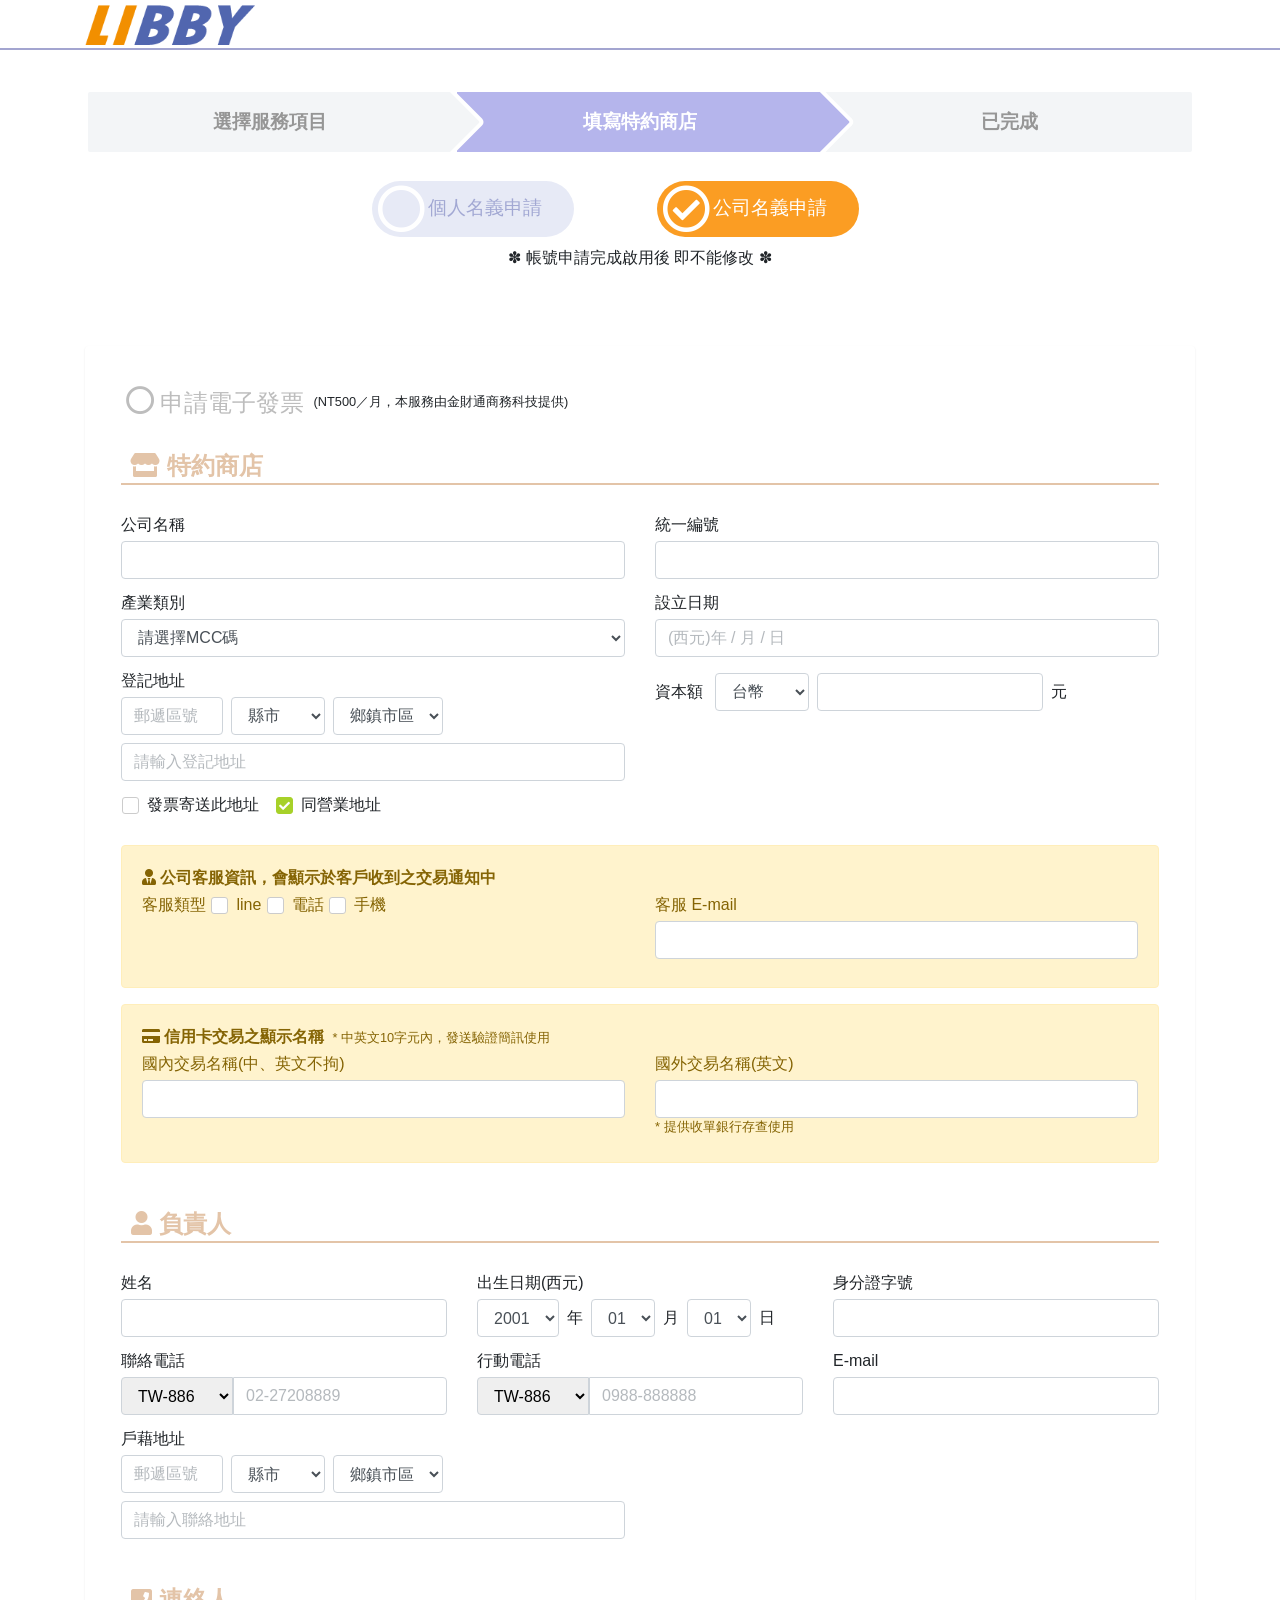
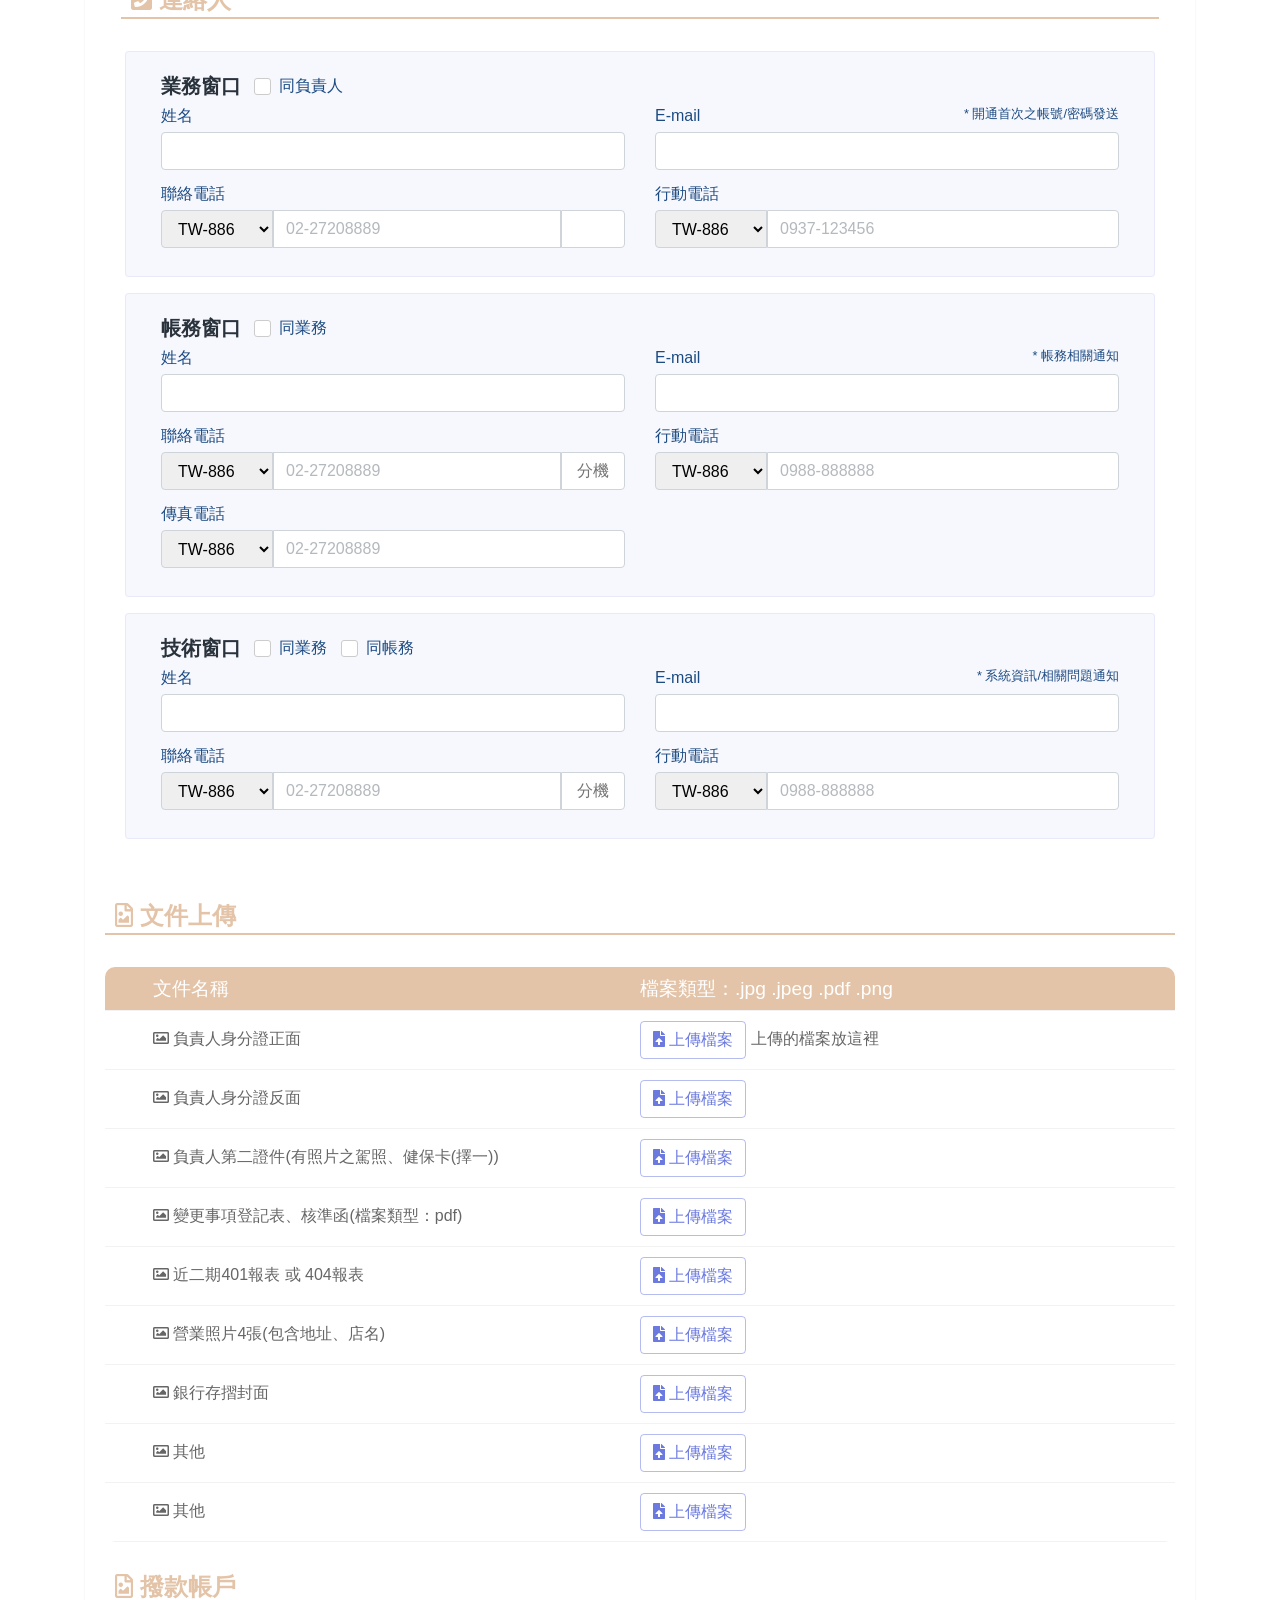
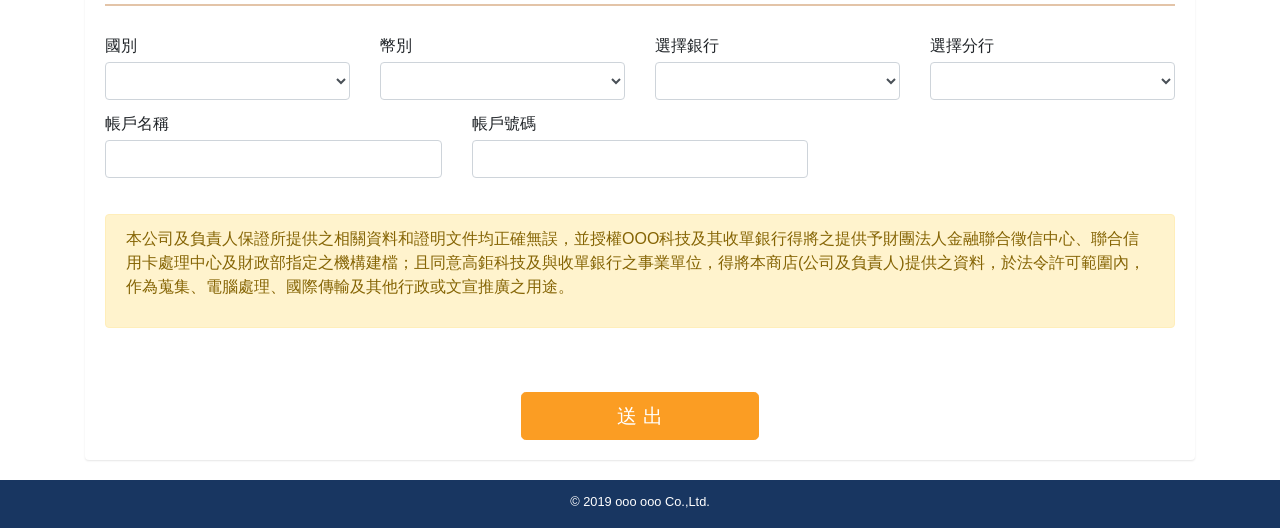
<file: index.html>
<!DOCTYPE html>
<html lang="zh-Hant-TW">

<head>
    <meta charset="UTF-8">
    <meta name="viewport" content="width=device-width, initial-scale=1.0">
    <meta http-equiv="X-UA-Compatible" content="ie=edge">
    <title>線上商店申請表單</title>
    <meta name="description"
        content="">
    <meta name="author" content="">
    <meta name="copyright" content="">
    <link rel="shortcut icon" href="">
    <link rel="stylesheet" href="https://stackpath.bootstrapcdn.com/bootstrap/4.1.0/css/bootstrap.min.css"
        integrity="sha384-9gVQ4dYFwwWSjIDZnLEWnxCjeSWFphJiwGPXr1jddIhOegiu1FwO5qRGvFXOdJZ4" crossorigin="anonymous">
    <link rel="stylesheet" href="https://use.fontawesome.com/releases/v5.0.10/css/all.css"
        integrity="sha384-+d0P83n9kaQMCwj8F4RJB66tzIwOKmrdb46+porD/OvrJ+37WqIM7UoBtwHO6Nlg" crossorigin="anonymous">
    <link rel="stylesheet" href="./css/storedate.css">
</head>

<body>
    <div class="w-100 nav-top">
        <nav class="container">
            <div class="row">
                <div class="col text-sm-left text-center">
                <a href="#" target="_black"><img src="./images/logo_LIBBY.png" alt=""></a>
                </div>
            </div>
        </nav>
    </div>
    <div class="container">
        <div class="row">
            <div class="col-md-12">
                <ul class="list_join_mypay">
                    <li><span class="txt2">選擇服務項目</span><span class="arrow_right"></span></li>
                    <li class="on"><span class="txt2">填寫特約商店</span><span class="arrow_right"></span></li>

                    <li class="lst_last"><span class="txt2">已完成</span></li>
                </ul>
            </div>
        </div>
        <div class="row">
            <div class="col-6 col-md-5 offset-md-1 col-lg-3 offset-lg-3">
                <div class="sel-check orange">
                    <div class="py-2">
                        <input type="radio" name="btn_application" id="application_oneself" value="Yes">
                        <label for="application_oneself">個人名義申請</label>
                    </div>
                </div>
            </div>
            <div class="col-6 col-md-5 col-lg-3">
                <div class="sel-check orange">
                    <div class="py-2">
                        <input type="radio" name="btn_application" id="application_company" value="Yes" checked>
                        <label for="application_company">公司名義申請</label>
                    </div>
                </div>
            </div>

            <div class="col-md-12 mb-md-3 text-center">
                <p>✽ 帳號申請完成啟用後 即不能修改 ✽</p>
            </div>


        </div>
    </div>

    <!--form-company begin-->
    <div id="form_company" class="container-flui.bg-lightgray">
        <div class="container">
            <div class="row">
                <div class="col-md-12 pt-md-5 pt-2">
                    <div class="panel">
                        <div class="panel-body">
                            <form class="form-horizontal">
                                <div class="row p-lg-3">
                                    <div class="col-md-12">
                                        <div class="input-group selectbox">
                                            <div id="applyInv">
                                                <input type="checkbox" id="invoice" name="invoice">
                                                <label for="invoice">申請電子發票</label>
                                                <small class="text-black-50">(NT500／月，本服務由金財通商務科技提供)</small>
                                                <div class="invalid-feedback pl-md-2">申請電子發票服務，後續將有專人與您聯繫</div>
                                            </div>
                                        </div>
                                        <!--商店基本資料 begin-->
                                        <div class="titlebar">
                                            <i class="fas fa-store"></i> 特約商店
                                        </div>
                                        <div class="row">
                                            <div class="col-md-6">
                                                <div class="form-group"> <label for="id_name">公司名稱</label> <input
                                                        id="id_name" name="id_name" type="text" class="form-control">
                                                </div>
                                            </div>
                                            <div class="col-md-6">
                                                <div class="form-group"> <label for="tong_bian">統一編號</label> <input
                                                        id="tong_bian" name="tong_bian" type="text"
                                                        class="form-control"></div>
                                            </div>
                                            <div class="col-md-6">
                                                <div class="form-group"> <label>產業類別</label>
                                                    <select class="form-control">
                                                        <option selected value="">請選擇MCC碼</option>
                                                        <option value="0000">0000 房地產租賃</option>
                                                        <option value="0742">0742 獸醫</option>
                                                        <option value="0763">0763 農特產</option>
                                                        <option value="0780">0780 其他</option>
                                                        <option value="1520">1520 一般建築</option>
                                                        <option value="1711">1711 水管空調</option>
                                                        <option value="1731">1731 電氣工程</option>
                                                        <option value="1740">1740 石造工程</option>
                                                        <option value="1750">1711 木匠工程</option>
                                                        <option value="1761">1711 屋頂</option>
                                                        <option value="1771">1711 室內裝潢、水泥、油漆</option>
                                                        <option value="1799">1799 房屋仲介</option>
                                                        <option value="2741">2741 出版印刷業</option>
                                                        <option value="2842">2842 打掃衛生</option>
                                                        <option value="...">...</option>

                                                    </select>
                                                </div>
                                            </div>
                                            <div class="col-md-6">
                                                <div class="form-group"> <label for="setup_date">設立日期</label> <input
                                                        id="setup_date" name="setup_date" type="text"
                                                        class="form-control" placeholder="(西元)年 / 月 / 日"
                                                        onfocus="(this.type='date')" onblur="(this.type='text')"></div>
                                            </div>

                                            <div class="col-md-12 col-lg-6">
                                                <div class="form-group"> <label>登記地址</label>
                                                    <div class="form-inline pb-2">
                                                        <div class="input-group width_auto">
                                                            <input id="zip_code" name="zip_code" type="text"
                                                                class="form-control areacode_ads" placeholder="郵遞區號">
                                                        </div>
                                                        <select id="city_code" tag-id="city_code" name="city_code"
                                                            class="form-control width_auto mx-sm-2">
                                                            <option selected="selected" value="">縣市</option>
                                                            <option value="5">基隆市</option>
                                                            <option value="15">臺北市</option>
                                                            <option value="9">新北市</option>
                                                            <option value="12">桃園市</option>
                                                            <option value="11">新竹縣</option>
                                                            <option value="10">新竹市</option>
                                                            <option value="19">苗栗縣</option>
                                                            <option value="14">臺中市</option>
                                                            <option value="8">彰化縣</option>
                                                            <option value="23">雲林縣</option>
                                                            <option value="4">嘉義縣</option>
                                                            <option value="3">嘉義市</option>
                                                            <option value="16">臺南市</option>
                                                            <option value="24">高雄市</option>
                                                            <option value="7">屏東縣</option>
                                                            <option value="17">臺東縣</option>
                                                            <option value="18">花蓮縣</option>
                                                            <option value="6">宜蘭縣</option>
                                                            <option value="13">澎湖縣</option>
                                                            <option value="1">南投縣</option>
                                                            <option value="20">連江縣</option>
                                                            <option value="21">金門縣</option>
                                                            <option value="22">釣魚臺</option>
                                                            <option value="2">南海島</option>
                                                        </select>
                                                        <select id="district_code" name="district_code"
                                                            class="form-control width_auto">
                                                            <option selected="selected" value="">鄉鎮市區</option>
                                                        </select>
                                                    </div>
                                                    <div class="input-group form-group">
                                                        <input type="text" id="address" name="address" maxlength="80"
                                                            class="form-control" placeholder="請輸入登記地址">
                                                    </div>
                                                </div>
                                                <div class="form-inline pb-3">
                                                    <div class="pl-2 basic radio radio-warning">
                                                        <input id="invoice-send-1" type="radio"
                                                            name="invoice-send"><label for="invoice-send-1">發票寄送此地址
                                                        </label>
                                                    </div>
                                                    <div class="pl-4 basic checkbox checkbox-success">
                                                        <input id="really_address_btn" name="really_address_btn"
                                                            type="checkbox" checked><label
                                                            for="really_address_btn">同營業地址 </label>
                                                    </div>
                                                </div>
                                            </div>
                                            <div id="open-address" class="col-md-12 col-lg-6" style="display: none;">
                                                <div class="form-group"> <label>營業地址</label>
                                                    <div class="form-inline pb-2">
                                                        <div class="input-group width_auto">
                                                            <input id="zip_code" name="zip_code" type="text"
                                                                class="form-control areacode_ads" placeholder="郵遞區號">
                                                        </div>
                                                        <select id="city_code" tag-id="city_code" name="city_code"
                                                            class="form-control width_auto mx-sm-2">
                                                            <option selected="selected" value="">縣市</option>
                                                            <option value="5">基隆市</option>
                                                            <option value="15">臺北市</option>
                                                            <option value="9">新北市</option>
                                                            <option value="12">桃園市</option>
                                                            <option value="11">新竹縣</option>
                                                            <option value="10">新竹市</option>
                                                            <option value="19">苗栗縣</option>
                                                            <option value="14">臺中市</option>
                                                            <option value="8">彰化縣</option>
                                                            <option value="23">雲林縣</option>
                                                            <option value="4">嘉義縣</option>
                                                            <option value="3">嘉義市</option>
                                                            <option value="16">臺南市</option>
                                                            <option value="24">高雄市</option>
                                                            <option value="7">屏東縣</option>
                                                            <option value="17">臺東縣</option>
                                                            <option value="18">花蓮縣</option>
                                                            <option value="6">宜蘭縣</option>
                                                            <option value="13">澎湖縣</option>
                                                            <option value="1">南投縣</option>
                                                            <option value="20">連江縣</option>
                                                            <option value="21">金門縣</option>
                                                            <option value="22">釣魚臺</option>
                                                            <option value="2">南海島</option>
                                                        </select>
                                                        <select id="district_code" name="district_code"
                                                            class="form-control width_auto">
                                                            <option selected="selected" value="">鄉鎮市區</option>
                                                        </select>
                                                    </div>
                                                    <div class="input-group form-group">
                                                        <input type="text" id="address" name="address" maxlength="80"
                                                            class="form-control" placeholder="請輸入營業地址">
                                                    </div>
                                                </div>
                                                <div class="pl-1 basic radio radio-warning">
                                                    <input id="invoice-send-2" type="radio" name="invoice-send"
                                                        value=""> <label for="invoice-send-2">發票寄送此地址 </label>
                                                </div>
                                            </div>
                                            <div class="col-md-6">
                                                <div class="form-inline form-group"> <label>資本額 &ensp;</label>
                                                    <select class="form-control width_auto mr-2">
                                                        <option value="NTD">台幣</option>
                                                        <option value="USD">美元</option>
                                                        <option value="CNY">人民幣</option>
                                                        <option value="HKD">港幣</option>
                                                        <option value="JPY">日元</option>
                                                        <option value="EUR">歐元</option>
                                                    </select>
                                                    <input id="capital" name="capital" type="text"
                                                        class="form-control width_long">
                                                    &ensp;元
                                                </div>
                                            </div>

                                            <div class="col-md-12 mt-3">
                                                <div class="alert alert-warning">
                                                    <h6 class="alert-heading"><i class="fas fa-user-tie"></i>
                                                        公司客服資訊，會顯示於客戶收到之交易通知中</h6>
                                                    <div class="row">
                                                        <div class="col-md-6">
                                                            <div class="form-group">
                                                                <div class="form-inline">
                                                                    <span>客服類型</span>
                                                                    <div class="basic radio radio-warning ml-2">
                                                                        <input id="services_line" type="radio"
                                                                            name="company-sv"> <label
                                                                            for="services_line">line</label>
                                                                    </div>
                                                                    <div class="basic radio radio-warning ml-2">
                                                                        <input id="services_tel" type="radio"
                                                                            name="company-sv"> <label
                                                                            for="services_tel">電話</label>
                                                                    </div>
                                                                    <div class="basic radio radio-warning ml-2">
                                                                        <input id="services_mobile" type="radio"
                                                                            name="company-sv"> <label
                                                                            for="services_mobile">手機</label>
                                                                    </div>
                                                                </div>
                                                                <!--選擇後 下面再出現-->

                                                                <div id="services_line_open" class="pt-2"
                                                                    style="display:none;">
                                                                    <input type="text" class="form-control"
                                                                        placeholder="請輸入line ID">
                                                                </div>

                                                                <div id="services_tel_open" class="input-group pt-2"
                                                                    style="display:none;">
                                                                    <select class="area" id="principal_phone_code"
                                                                        name="principal_phone_code">
                                                                        <option value="886">TW-886</option>
                                                                        <option value="86">CN-86</option>
                                                                        <option value="852">HK-852</option>
                                                                        <option value="853">MO-853</option>
                                                                        <option value="84">VN-84</option>
                                                                        <option value="65">SG-65</option>
                                                                        <option value="60">MY-60</option>
                                                                        <option value="66">TH-66</option>
                                                                        <option value="1">US-1</option>
                                                                        <option value="1">CA-1</option>
                                                                        <option value="81">JP-81</option>
                                                                        <option value="44">UK-44</option>
                                                                        <option value="61">AU-61</option>
                                                                        <option value="64">NZ-64</option>
                                                                    </select>
                                                                    <input id="service_phone" name="service_phone"
                                                                        type="text" class="form-control"
                                                                        placeholder="02-27208889">
                                                                </div>

                                                                <div id="services_mobile_open" class="input-group pt-2"
                                                                    style="display:none;">
                                                                    <select class="area" id="principal_phone_code"
                                                                        name="principal_phone_code">
                                                                        <option value="886">TW-886</option>
                                                                        <option value="86">CN-86</option>
                                                                        <option value="852">HK-852</option>
                                                                        <option value="853">MO-853</option>
                                                                        <option value="84">VN-84</option>
                                                                        <option value="65">SG-65</option>
                                                                        <option value="60">MY-60</option>
                                                                        <option value="66">TH-66</option>
                                                                        <option value="1">US-1</option>
                                                                        <option value="1">CA-1</option>
                                                                        <option value="81">JP-81</option>
                                                                        <option value="44">UK-44</option>
                                                                        <option value="61">AU-61</option>
                                                                        <option value="64">NZ-64</option>
                                                                    </select>
                                                                    <input id="service_phone2" name="service_phone2"
                                                                        type="text" class="form-control"
                                                                        placeholder="0988-888888">
                                                                </div>
                                                                <!--*****-->
                                                            </div>
                                                        </div>
                                                        <div class="col-md-6">
                                                            <div class="form-group"> <label for="service_mail">客服
                                                                    E-mail</label> <input id="service_mail"
                                                                    name="service_mail" type="text"
                                                                    class="form-control"></div>
                                                        </div>
                                                    </div>
                                                </div>
                                            </div>
                                            <div class="col-md-12">
                                                <div class="alert alert-warning">
                                                    <h6 class="alert-heading"><i class="fas fa-credit-card"></i>
                                                        信用卡交易之顯示名稱<small class="pl-2">* 中英文10字元內，發送驗證簡訊使用</small></h6>
                                                    <div class="row">
                                                        <div class="col-md-6">
                                                            <div class="form-group"> <label
                                                                    for="zh_tw_name">國內交易名稱(中、英文不拘)</label> <input
                                                                    id="zh_tw_name" name="zh_tw_name" type="text"
                                                                    class="form-control" maxlength="10"></div>
                                                        </div>
                                                        <div class="col-md-6">
                                                            <div class="form-group"> <label
                                                                    for="en_us_name">國外交易名稱(英文)</label> <input
                                                                    id="en_us_name" name="en_us_name" type="text"
                                                                    class="form-control" maxlength="10">
                                                                <small> * 提供收單銀行存查使用</small>
                                                            </div>
                                                        </div>
                                                    </div>
                                                </div>
                                            </div>
                                        </div>
                                        <!--商店基本資料 end-->
                                    </div>

                                    <!-- 負責人資料 begin-->
                                    <div class="col-md-12 ">
                                        <div class="titlebar">
                                            <i class="fas fa-user"></i> 負責人
                                        </div>
                                        <div class="row">
                                            <div class="col-md-6 col-lg-4">
                                                <div class="form-group"> <label for="principal_name">姓名</label> <input
                                                        id="principal_name" name="principal_name" type="text"
                                                        class="form-control" required="" placeholder=""></div>
                                            </div>
                                            <div class="col-md-6 col-lg-4">
                                                <div class="form-group"> <label>出生日期(西元)</label>
                                                    <div class="form-inline">
                                                        <select id="mon_personalBD" class="form-control width_auto">
                                                            <option value="18">2001</option>
                                                            <option value="19">2000</option>
                                                            <option value="20">1999</option>
                                                            <option value="21">1998</option>
                                                            <option value="22">1997</option>
                                                            <option value="23">1996</option>
                                                            <option value="24">1995</option>
                                                            <option value="25">1994</option>
                                                            <option value="26">1993</option>
                                                            <option value="27">1992</option>
                                                            <option value="28">1991</option>
                                                            <option value="29">1990</option>
                                                            <option value="30">1989</option>
                                                            <option value="31">1988</option>
                                                            <option value="32">1987</option>
                                                            <option value="33">1986</option>
                                                            <option value="34">1985</option>
                                                            <option value="35">1984</option>
                                                            <option value="36">1983</option>
                                                            <option value="37">1982</option>
                                                            <option value="38">1981</option>
                                                            <option value="39">1980</option>
                                                            <option value="40">1979</option>
                                                            <option value="41">1978</option>
                                                            <option value="42">1977</option>
                                                            <option value="43">1976</option>
                                                            <option value="44">1975</option>
                                                            <option value="45">1974</option>
                                                            <option value="46">1973</option>
                                                            <option value="47">1972</option>
                                                            <option value="48">1971</option>
                                                            <option value="49">1970</option>
                                                            <option value="50">1969</option>
                                                            <option value="51">1968</option>
                                                            <option value="52">1967</option>
                                                            <option value="53">1966</option>
                                                            <option value="54">1965</option>
                                                            <option value="55">1964</option>
                                                            <option value="56">1963</option>
                                                            <option value="57">1962</option>
                                                            <option value="58">1961</option>
                                                            <option value="59">1960</option>
                                                            <option value="60">1959</option>
                                                            <option value="61">1958</option>
                                                            <option value="62">1957</option>
                                                            <option value="63">1956</option>
                                                            <option value="64">1955</option>
                                                            <option value="65">1954</option>
                                                            <option value="66">1953</option>
                                                            <option value="67">1952</option>
                                                            <option value="68">1951</option>
                                                            <option value="69">1950</option>
                                                        </select>
                                                        <label class="mx-2" for="mon_personalBD">年</label>
                                                        <select id="mon_personalBD" class="form-control width_auto">
                                                            <option value="01">01</option>
                                                            <option value="02">02</option>
                                                            <option value="03">03</option>
                                                            <option value="04">04</option>
                                                            <option value="05">05</option>
                                                            <option value="06">06</option>
                                                            <option value="07">07</option>
                                                            <option value="08">08</option>
                                                            <option value="09">09</option>
                                                            <option value="10">10</option>
                                                            <option value="11">11</option>
                                                            <option value="12">12</option>
                                                        </select>
                                                        <label class="mx-2" for="mon_personalBD">月</label>
                                                        <select id="date" class="form-control width_auto mr-2">
                                                            <option value="01">01</option>
                                                            <option value="02">02</option>
                                                            <option value="03">03</option>
                                                            <option value="04">04</option>
                                                            <option value="05">05</option>
                                                            <option value="06">06</option>
                                                            <option value="07">07</option>
                                                            <option value="08">08</option>
                                                            <option value="09">09</option>
                                                            <option value="10">10</option>
                                                            <option value="11">11</option>
                                                            <option value="12">12</option>
                                                            <option value="13">13</option>
                                                            <option value="14">14</option>
                                                            <option value="15">15</option>
                                                            <option value="16">16</option>
                                                            <option value="17">17</option>
                                                            <option value="18">18</option>
                                                            <option value="19">19</option>
                                                            <option value="20">20</option>
                                                            <option value="21">21</option>
                                                            <option value="22">22</option>
                                                            <option value="23">23</option>
                                                            <option value="24">24</option>
                                                            <option value="25">25</option>
                                                            <option value="26">26</option>
                                                            <option value="27">27</option>
                                                            <option value="28">28</option>
                                                            <option value="29">29</option>
                                                            <option value="30">30</option>
                                                            <option value="31">31</option>
                                                        </select>
                                                        <label for="date">日</label>
                                                    </div>
                                                </div>
                                            </div>
                                            <div class="col-md-6 col-lg-4">
                                                <div class="form-group"> <label for="principal_id">身分證字號</label> <input
                                                        id="principal_id" name="principal_id" type="text"
                                                        class="form-control"></div>
                                            </div>
                                            <div class="col-md-6 col-lg-4">
                                                <div class="form-group">
                                                    <label for="principal_phone">聯絡電話</label>
                                                    <div class="input-group">
                                                        <select class="area" id="principal_phone_code"
                                                            name="principal_phone_code">
                                                            <option value="886">TW-886</option>
                                                            <option value="86">CN-86</option>
                                                            <option value="852">HK-852</option>
                                                            <option value="853">MO-853</option>
                                                            <option value="84">VN-84</option>
                                                            <option value="65">SG-65</option>
                                                            <option value="60">MY-60</option>
                                                            <option value="66">TH-66</option>
                                                            <option value="1">US-1</option>
                                                            <option value="1">CA-1</option>
                                                            <option value="81">JP-81</option>
                                                            <option value="44">UK-44</option>
                                                            <option value="61">AU-61</option>
                                                            <option value="64">NZ-64</option>
                                                        </select>
                                                        <input type="tel" id="principal_phone" name="principal_phone"
                                                            class="form-control" placeholder="02-27208889">
                                                    </div>
                                                </div>
                                            </div>
                                            <div class="col-md-6 col-lg-4">
                                                <div class="form-group">
                                                    <label for="principal_cellphone">行動電話</label>
                                                    <div class="input-group">
                                                        <select class="area" id="principal_phone_code"
                                                            name="principal_phone_code">
                                                            <option value="886">TW-886</option>
                                                            <option value="86">CN-86</option>
                                                            <option value="852">HK-852</option>
                                                            <option value="853">MO-853</option>
                                                            <option value="84">VN-84</option>
                                                            <option value="65">SG-65</option>
                                                            <option value="60">MY-60</option>
                                                            <option value="66">TH-66</option>
                                                            <option value="1">US-1</option>
                                                            <option value="1">CA-1</option>
                                                            <option value="81">JP-81</option>
                                                            <option value="44">UK-44</option>
                                                            <option value="61">AU-61</option>
                                                            <option value="64">NZ-64</option>
                                                        </select>
                                                        <input type="tel" id="principal_cellphone"
                                                            name="principal_cellphone" class="form-control"
                                                            placeholder="0988-888888">
                                                    </div>
                                                </div>
                                            </div>
                                            <div class="col-md-6 col-lg-4">
                                                <div class="form-group"> <label for="principal_email">E-mail</label>
                                                    <input id="principal_email" name="principal_email" type="text"
                                                        class="form-control"></div>
                                            </div>
                                            <div class="col-md-12 col-lg-6">
                                                <div class="form-group"> <label>戶藉地址</label>
                                                    <div class="form-inline pb-2">
                                                        <div class="input-group width_auto">
                                                            <input id="principal_zip_code" name="principal_zip_code"
                                                                type="text" class="form-control areacode_ads"
                                                                placeholder="郵遞區號">
                                                        </div>
                                                        <select id="principal_city_code" tag-id="city_code"
                                                            name="principal_city_code"
                                                            class="form-control width_auto mx-sm-2">
                                                            <option selected="selected" value="">縣市</option>
                                                            <option value="5">基隆市</option>
                                                            <option value="15">臺北市</option>
                                                            <option value="9">新北市</option>
                                                            <option value="12">桃園市</option>
                                                            <option value="11">新竹縣</option>
                                                            <option value="10">新竹市</option>
                                                            <option value="19">苗栗縣</option>
                                                            <option value="14">臺中市</option>
                                                            <option value="8">彰化縣</option>
                                                            <option value="23">雲林縣</option>
                                                            <option value="4">嘉義縣</option>
                                                            <option value="3">嘉義市</option>
                                                            <option value="16">臺南市</option>
                                                            <option value="24">高雄市</option>
                                                            <option value="7">屏東縣</option>
                                                            <option value="17">臺東縣</option>
                                                            <option value="18">花蓮縣</option>
                                                            <option value="6">宜蘭縣</option>
                                                            <option value="13">澎湖縣</option>
                                                            <option value="1">南投縣</option>
                                                            <option value="20">連江縣</option>
                                                            <option value="21">金門縣</option>
                                                            <option value="22">釣魚臺</option>
                                                            <option value="2">南海島</option>
                                                        </select>
                                                        <select id="principal_district_code"
                                                            name="principal_district_code"
                                                            class="form-control width_auto">
                                                            <option selected="selected" value="">鄉鎮市區</option>
                                                        </select>
                                                    </div>
                                                    <div class="input-group form-group">
                                                        <input id="principal_address" name="principal_address"
                                                            type="text" maxlength="80" class="form-control"
                                                            placeholder="請輸入聯絡地址">
                                                    </div>
                                                </div>
                                            </div>
                                        </div>
                                    </div>
                                    <!-- 負責人資料 end-->
                                    <!-- 連絡人資料 begin-->
                                    <div class="col-md-12 ">
                                        <div class="titlebar">
                                            <i class="fas fa-phone-square"></i> 連絡人
                                        </div>
                                        <div class="row">
                                            <div class="col-md-12">
                                                <div class="row mx-md-1 alert alert-purple">

                                                    <div class="col-12 d-flex justify-content-start align-items-center">
                                                        <h5 class="">業務窗口</h5>
                                                        <div class="basic checkbox checkbox-purple pt-2 pl-3"> <input
                                                                id="businessman" type="checkbox" name="businessman"
                                                                value=""> <label for="businessman">同負責人
                                                            </label></div>
                                                    </div>
                                                    <div class="col-sm-6">
                                                        <div class="form-group"> <label for="salesman_name">姓名</label>
                                                            <input id="salesman_name" name="salesman_name" type="text"
                                                                class="form-control"></div>
                                                    </div>
                                                    <div class="col-sm-6">
                                                        <div class="form-group"> <label
                                                                for="salesman_mail">E-mail</label> <small
                                                                class="float-right"> * 開通首次之帳號/密碼發送</small><input
                                                                id="salesman_mail" name="salesman_mail" type="email"
                                                                class="form-control"></div>
                                                    </div>
                                                    <div class="col-md-12 col-lg-6">
                                                        <div class="form-group">
                                                            <label for="">聯絡電話</label>
                                                            <div class="input-group">
                                                                <select id="principal_phone_code"
                                                                    name="principal_phone_code" class="area">
                                                                    <option value="886">TW-886</option>
                                                                    <option value="86">CN-86</option>
                                                                    <option value="852">HK-852</option>
                                                                    <option value="853">MO-853</option>
                                                                    <option value="84">VN-84</option>
                                                                    <option value="65">SG-65</option>
                                                                    <option value="60">MY-60</option>
                                                                    <option value="66">TH-66</option>
                                                                    <option value="1">US-1</option>
                                                                    <option value="1">CA-1</option>
                                                                    <option value="81">JP-81</option>
                                                                    <option value="44">UK-44</option>
                                                                    <option value="61">AU-61</option>
                                                                    <option value="64">NZ-64</option>
                                                                </select>
                                                                <input id="principal_phone" name="principal_phone"
                                                                    type="tel" class="form-control"
                                                                    placeholder="02-27208889">
                                                                <input id="salesman_ext" name="salesman_ext" type="text"
                                                                    class="ext">
                                                            </div>
                                                        </div>
                                                    </div>
                                                    <div class="col-md-12 col-lg-6">
                                                        <div class="form-group">
                                                            <label for="">行動電話</label>
                                                            <div class="input-group">
                                                                <select class="area" name="principal_cellphone_code"
                                                                    id="principal_cellphone_code">
                                                                    <option value="886">TW-886</option>
                                                                    <option value="86">CN-86</option>
                                                                    <option value="852">HK-852</option>
                                                                    <option value="853">MO-853</option>
                                                                    <option value="84">VN-84</option>
                                                                    <option value="65">SG-65</option>
                                                                    <option value="60">MY-60</option>
                                                                    <option value="66">TH-66</option>
                                                                    <option value="1">US-1</option>
                                                                    <option value="1">CA-1</option>
                                                                    <option value="81">JP-81</option>
                                                                    <option value="44">UK-44</option>
                                                                    <option value="61">AU-61</option>
                                                                    <option value="64">NZ-64</option>
                                                                </select>
                                                                <input type="tel" id="principal_cellphone"
                                                                    name="principal_cellphone" placeholder="0937-123456"
                                                                    class="form-control" placeholder="0988-888888">
                                                            </div>
                                                        </div>
                                                    </div>

                                                </div>
                                            </div>
                                        </div>
                                        <div class="row">
                                            <div class="col-md-12">
                                                <div class="row mx-md-1 alert alert-purple">
                                                    <div class="col-12 d-flex justify-content-start align-items-center">
                                                        <h5 class="">帳務窗口</h5>
                                                        <div class="basic checkbox checkbox-purple pt-2 pl-3"> <input
                                                                id="sales" type="checkbox" name="sales"> <label
                                                                for="sales">同業務
                                                            </label></div>
                                                    </div>
                                                    <div class="col-sm-6">
                                                        <div class="form-group"> <label for="accountant_name">姓名</label>
                                                            <input id="accountant_name" name="accountant_name"
                                                                type="text" class="form-control" required=""></div>
                                                    </div>
                                                    <div class="col-sm-6">
                                                        <div class="form-group"> <label
                                                                for="accountant_mail">E-mail</label><small
                                                                class="float-right"> * 帳務相關通知</small> <input
                                                                id="accountant_mail" name="accountant_mail" type="email"
                                                                class="form-control"></div>
                                                    </div>
                                                    <div class="col-md-12 col-lg-6">
                                                        <div class="form-group">
                                                            <label for="">聯絡電話</label>
                                                            <div class="input-group">
                                                                <select id="salesman_phone_code"
                                                                    name="salesman_phone_code" class="area">
                                                                    <option value="886">TW-886</option>
                                                                    <option value="86">CN-86</option>
                                                                    <option value="852">HK-852</option>
                                                                    <option value="853">MO-853</option>
                                                                    <option value="84">VN-84</option>
                                                                    <option value="65">SG-65</option>
                                                                    <option value="60">MY-60</option>
                                                                    <option value="66">TH-66</option>
                                                                    <option value="1">US-1</option>
                                                                    <option value="1">CA-1</option>
                                                                    <option value="81">JP-81</option>
                                                                    <option value="44">UK-44</option>
                                                                    <option value="61">AU-61</option>
                                                                    <option value="64">NZ-64</option>
                                                                </select>
                                                                <input type="tel" id="salesman_phone"
                                                                    name="salesman_phone" class="form-control"
                                                                    placeholder="02-27208889">
                                                                <input id="salesman_ext" name="salesman_ext" type="tel"
                                                                    class="ext" placeholder="分機">
                                                            </div>
                                                        </div>
                                                    </div>
                                                    <div class="col-md-12 col-lg-6">
                                                        <div class="form-group">
                                                            <label for="">行動電話</label>
                                                            <div class="input-group">
                                                                <select class="area" name="salesman_cellphone_code"
                                                                    id="salesman_cellphone_code">
                                                                    <option value="886">TW-886</option>
                                                                    <option value="86">CN-86</option>
                                                                    <option value="852">HK-852</option>
                                                                    <option value="853">MO-853</option>
                                                                    <option value="84">VN-84</option>
                                                                    <option value="65">SG-65</option>
                                                                    <option value="60">MY-60</option>
                                                                    <option value="66">TH-66</option>
                                                                    <option value="1">US-1</option>
                                                                    <option value="1">CA-1</option>
                                                                    <option value="81">JP-81</option>
                                                                    <option value="44">UK-44</option>
                                                                    <option value="61">AU-61</option>
                                                                    <option value="64">NZ-64</option>
                                                                </select>
                                                                <input type="tel" id="salesman_cellphone"
                                                                    name="salesman_cellphone" class="form-control"
                                                                    placeholder="0988-888888">
                                                            </div>
                                                        </div>
                                                    </div>
                                                    <div class="col-md-12 col-lg-6">
                                                        <div class="form-group">
                                                            <label for="">傳真電話</label>
                                                            <div class="input-group">
                                                                <select name="phonearea" class="area">
                                                                    <option value="886">TW-886</option>
                                                                    <option value="86">CN-86</option>
                                                                    <option value="852">HK-852</option>
                                                                    <option value="853">MO-853</option>
                                                                    <option value="84">VN-84</option>
                                                                    <option value="65">SG-65</option>
                                                                    <option value="60">MY-60</option>
                                                                    <option value="66">TH-66</option>
                                                                    <option value="1">US-1</option>
                                                                    <option value="1">CA-1</option>
                                                                    <option value="81">JP-81</option>
                                                                    <option value="44">UK-44</option>
                                                                    <option value="61">AU-61</option>
                                                                    <option value="64">NZ-64</option>
                                                                </select>
                                                                <input id="accountant_fax" name="accountant_fax"
                                                                    type="tel" class="form-control"
                                                                    placeholder="02-27208889">
                                                            </div>
                                                        </div>
                                                    </div>
                                                </div>
                                            </div>
                                        </div>
                                        <div class="row">
                                            <div class="col-md-12">
                                                <div class="row mx-md-1 alert alert-purple">
                                                    <div class="col-12 d-flex justify-content-start align-items-center">
                                                        <h5>技術窗口</h5>
                                                        <div class="basic radio radio-purple pt-2 pl-3"> <input
                                                                id="salesman" type="radio" name="technology" value="">
                                                            <label for="salesman">同業務</label></div>
                                                        <div class="basic radio radio-purple pt-2 pl-3"> <input
                                                                id="Accounting" type="radio" name="technology" value="">
                                                            <label for="Accounting">同帳務</label></div>
                                                    </div>
                                                    <div class="col-sm-6">
                                                        <div class="form-group"> <label for="technician_name">姓名</label>
                                                            <input id="technician_name" name="technician_name"
                                                                type="text" class="form-control"></div>
                                                    </div>
                                                    <div class="col-sm-6">
                                                        <div class="form-group"> <label
                                                                for="technician_mail">E-mail</label> <small
                                                                class="float-right"> * 系統資訊/相關問題通知</small><input
                                                                id="technician_mail" name="technician_mail" type="email"
                                                                class="form-control"></div>
                                                    </div>
                                                    <div class="col-md-12 col-lg-6">
                                                        <div class="form-group">
                                                            <label for="">聯絡電話</label>
                                                            <div class="input-group">
                                                                <select id="technician_phone_code"
                                                                    name="technician_phone_code" class="area">
                                                                    <option value="886">TW-886</option>
                                                                    <option value="86">CN-86</option>
                                                                    <option value="852">HK-852</option>
                                                                    <option value="853">MO-853</option>
                                                                    <option value="84">VN-84</option>
                                                                    <option value="65">SG-65</option>
                                                                    <option value="60">MY-60</option>
                                                                    <option value="66">TH-66</option>
                                                                    <option value="1">US-1</option>
                                                                    <option value="1">CA-1</option>
                                                                    <option value="81">JP-81</option>
                                                                    <option value="44">UK-44</option>
                                                                    <option value="61">AU-61</option>
                                                                    <option value="64">NZ-64</option>
                                                                </select>
                                                                <input type="tel" id="technician_phone"
                                                                    name="technician_phone" class="form-control"
                                                                    placeholder="02-27208889">
                                                                <input type="tel" id="technician_ext"
                                                                    name="technician_ext" class="ext" placeholder="分機">
                                                            </div>
                                                        </div>
                                                    </div>
                                                    <div class="col-md-12 col-lg-6">
                                                        <div class="form-group">
                                                            <label for="">行動電話</label>
                                                            <div class="input-group">
                                                                <select class="area" name="technician_cellphone_code"
                                                                    id="technician_cellphone_code">
                                                                    <option value="886">TW-886</option>
                                                                    <option value="86">CN-86</option>
                                                                    <option value="852">HK-852</option>
                                                                    <option value="853">MO-853</option>
                                                                    <option value="84">VN-84</option>
                                                                    <option value="65">SG-65</option>
                                                                    <option value="60">MY-60</option>
                                                                    <option value="66">TH-66</option>
                                                                    <option value="1">US-1</option>
                                                                    <option value="1">CA-1</option>
                                                                    <option value="81">JP-81</option>
                                                                    <option value="44">UK-44</option>
                                                                    <option value="61">AU-61</option>
                                                                    <option value="64">NZ-64</option>
                                                                </select>
                                                                <input type="tel" id="technician_cellphone"
                                                                    name="technician_cellphone" class="form-control"
                                                                    placeholder="0988-888888">
                                                            </div>
                                                        </div>
                                                    </div>
                                                </div>
                                            </div>
                                        </div>
                                    </div>

                                    <!-- 連絡人資料 end-->

                                </div>

                                <!--上傳檔案begin-->
                                <div class="row">
                                    <div class="col-md-12">
                                        <div class="titlebar">
                                            <i class="far fa-file-image"></i> 文件上傳
                                        </div>
                                        <div class="row">
                                            <div class="col-md-12">
                                                <div class="wrap_table_r">
                                                    <div class="c_table">
                                                        <div class="c_tr header">
                                                            <div class="c_td">
                                                                文件名稱
                                                            </div>
                                                            <div class="c_td">
                                                                檔案類型：.jpg .jpeg .pdf .png
                                                            </div>
                                                        </div>
                                                        <div class="c_tr">
                                                            <div class="c_td">
                                                                負責人身分證正面
                                                            </div>
                                                            <div class="c_td">
                                                                <label class="uploadbutton">
                                                                    <div class="button"><i class="fas fa-file-upload"></i>
                                                                        上傳檔案</div>
                                                                    <div class='input-file-text'>上傳的檔案放這裡</div>
                                                                    <input class="input-file" type="file"
                                                                        accept=".jpg, .jpeg ,.pdf ,.png ">
                                                                </label>
                                                            </div>
                                                        </div>
                                                        <div class="c_tr">
                                                            <div class="c_td">
                                                                負責人身分證反面
                                                            </div>
                                                            <div class="c_td">
                                                                <label class="uploadbutton">
                                                                    <div class="button"><i class="fas fa-file-upload"></i>
                                                                        上傳檔案</div>
                                                                    <div class='input-file-text'></div>
                                                                    <input class="input-file" type="file"
                                                                        accept=".jpg, .jpeg ,.pdf ,.png ">
                                                                </label>
                                                            </div>
                                                        </div>
                                                        <div class="c_tr">
                                                            <div class="c_td">
                                                                負責人第二證件(有照片之駕照、健保卡(擇一))
                                                            </div>
                                                            <div class="c_td">
                                                                <label class="uploadbutton">
                                                                    <div class="button"><i class="fas fa-file-upload"></i>
                                                                        上傳檔案</div>
                                                                    <div class='input-file-text'></div>
                                                                    <input class="input-file" type="file"
                                                                        accept=".jpg, .jpeg ,.pdf ,.png ">
                                                                </label>
                                                            </div>
                                                        </div>
                                                        <div class="c_tr">
                                                            <div class="c_td">
                                                                變更事項登記表、核準函(檔案類型：pdf)
                                                            </div>
                                                            <div class="c_td">
                                                                <label class="uploadbutton">
                                                                    <div class="button"><i class="fas fa-file-upload"></i>
                                                                        上傳檔案</div>
                                                                    <div class='input-file-text'></div>
                                                                    <input class="input-file" type="file" accept=".pdf ">
                                                                </label>
                                                            </div>
                                                        </div>
                                                        <div class="c_tr">
                                                            <div class="c_td">
                                                                近二期401報表 或 404報表
                                                            </div>
                                                            <div class="c_td">
                                                                <label class="uploadbutton">
                                                                    <div class="button"><i class="fas fa-file-upload"></i>
                                                                        上傳檔案</div>
                                                                    <div class='input-file-text'></div>
                                                                    <input class="input-file" type="file"
                                                                        accept=".jpg, .jpeg ,.pdf ,.png " multiple>
                                                                </label>
                                                            </div>
                                                        </div>
                                                        <div class="c_tr">
                                                            <div class="c_td">
                                                                營業照片4張(包含地址、店名)
                                                            </div>
                                                            <div class="c_td">
                                                                <label class="uploadbutton">
                                                                    <div class="button"><i class="fas fa-file-upload"></i>
                                                                        上傳檔案</div>
                                                                    <div class='input-file-text'></div>
                                                                    <input class="input-file" type="file"
                                                                        accept=".jpg, .jpeg ,.pdf ,.png " multiple>
                                                                </label>
                                                            </div>
                                                        </div>
                                                        <div class="c_tr">
                                                            <div class="c_td">
                                                                銀行存摺封面
                                                            </div>
                                                            <div class="c_td">
                                                                <label class="uploadbutton">
                                                                    <div class="button"><i class="fas fa-file-upload"></i>
                                                                        上傳檔案</div>
                                                                    <div class='input-file-text'></div>
                                                                    <input class="input-file" type="file"
                                                                        accept=".jpg, .jpeg ,.pdf ,.png">
                                                                </label>
                                                            </div>
                                                        </div>
                                                        <div class="c_tr">
                                                            <div class="c_td">
                                                                其他
                                                            </div>
                                                            <div class="c_td">
                                                                <label class="uploadbutton">
                                                                    <div class="button"><i class="fas fa-file-upload"></i>
                                                                        上傳檔案</div>
                                                                    <div class='input-file-text'></div>
                                                                    <input class="input-file" type="file"
                                                                        accept=".jpg, .jpeg ,.pdf ,.png">
                                                                </label>
                                                            </div>
                                                        </div>
                                                        <div class="c_tr">
                                                            <div class="c_td">
                                                                其他
                                                            </div>
                                                            <div class="c_td">
                                                                <label class="uploadbutton">
                                                                    <div class="button"><i class="fas fa-file-upload"></i>
                                                                        上傳檔案</div>
                                                                    <div class='input-file-text'></div>
                                                                    <input class="input-file" type="file"
                                                                        accept=".jpg, .jpeg ,.pdf ,.png ">
                                                                </label>
                                                            </div>

                                                        </div>
                                                    </div>
                                                </div>
                                            </div>
                                        </div>
                                    </div>
                                    <!--上傳檔案end-->
                                    <div class="col-md-12">
                                        <div class="titlebar">
                                            <i class="far fa-file-image"></i> 撥款帳戶
                                        </div>
                                        <div class="row">
                                            <div class="col-6 col-md-3">
                                                <div class="form-group">
                                                    <label for="allot_bank_country">國別</label>
                                                    <select id="allot_bank_country" name="allot_bank_country"
                                                        class="form-control">
                                                        <option selected value=""></option>
                                                        <option value="">中華民國</option>
                                                        <option value="">香港</option>
                                                    </select>
                                                </div>
                                            </div>
                                            <div class="col-6 col-md-3">
                                                <div class="form-group">
                                                    <label for="allot_bank_currency">幣別</label>
                                                    <select id="allot_bank_currency" name="allot_bank_currency"
                                                        class="form-control">
                                                        <option selected value=""></option>
                                                        <option value="NTD">台幣</option>
                                                        <option value="USD">美元</option>
                                                        <option value="CNY">人民幣</option>
                                                        <option value="HKD">港幣</option>
                                                        <option value="JPY">日圓</option>
                                                        <option value="EUR">歐元</option>
                                                    </select>
                                                </div>
                                            </div>
                                            <div class="col-6 col-md-3">
                                                <div class="form-group">
                                                    <label for="allot_bank_name_1">選擇銀行</label>
                                                    <select class="form-control" id="allot_bank_name_1"
                                                        name="allot_bank_name_1" tabindex="-1" aria-hidden="true">
                                                        <option selected value=""></option>
                                                        <option value="1">000 中央銀行</option>
                                                        <option value="2">004 臺灣銀行</option>
                                                        <option value="3">005 土地銀行</option>
                                                        <option value="4">006 合作金庫</option>
                                                        <option value="5">007 第一銀行</option>
                                                        <option value="6">008 華南銀行</option>
                                                        <option value="7">009 彰化銀行</option>
                                                        <option value="8">011 上海銀行</option>
                                                        <option value="9">012 台北富邦</option>
                                                        <option value="10">013 國泰世華</option>
                                                        <option value="11">016 高雄銀行</option>
                                                        <option value="12">017 兆豐銀行</option>
                                                        <option value="13">018 農業金庫</option>
                                                        <option value="14">020 日商瑞穗銀行</option>
                                                        <option value="15">021 花旗銀行</option>
                                                        <option value="16">022 美國銀行</option>
                                                        <option value="17">023 盤谷銀行</option>
                                                        <option value="18">025 首都銀行</option>
                                                        <option value="19">029 新加坡大華銀行</option>
                                                        <option value="20">030 美商道富銀行</option>
                                                        <option value="21">039 澳盛銀行</option>
                                                        <option value="22">048 王道銀行</option>
                                                        <option value="23">050 臺灣企銀</option>
                                                        <option value="24">052 渣打銀行</option>
                                                        <option value="25">053 台中銀行</option>
                                                        <option value="26">054 京城銀行</option>
                                                        <option value="27">060 兆豐票券</option>
                                                        <option value="28">061 中華票券</option>
                                                        <option value="29">062 國際票券</option>
                                                        <option value="30">066 萬通票券</option>
                                                        <option value="31">072 德意志銀行</option>
                                                        <option value="32">075 東亞銀行</option>
                                                        <option value="33">076 摩根大通銀行</option>
                                                        <option value="34">081 滙豐銀行</option>
                                                        <option value="35">082 巴黎銀行</option>
                                                        <option value="36">085 新加坡華僑銀行</option>
                                                        <option value="37">086 東方匯理銀行</option>
                                                        <option value="38">092 瑞士銀行</option>
                                                        <option value="39">093 安智銀行</option>
                                                        <option value="40">098 三菱東京日聯銀行</option>
                                                        <option value="41">101 瑞興銀行</option>
                                                        <option value="42">102 華泰銀行</option>
                                                        <option value="43">103 新光銀行</option>
                                                        <option value="44">104 台北五信</option>
                                                        <option value="45">108 陽信銀行</option>
                                                        <option value="46">114 基隆一信</option>
                                                        <option value="47">115 基隆二信</option>
                                                        <option value="48">118 板信銀行</option>
                                                        <option value="49">119 淡水一信</option>
                                                        <option value="50">120 淡水信合社</option>
                                                        <option value="51">124 宜蘭信合社</option>
                                                        <option value="52">127 桃園信合社</option>
                                                        <option value="53">130 新竹一信</option>
                                                        <option value="54">132 新竹三信</option>
                                                        <option value="55">146 台中二信</option>
                                                        <option value="56">147 三信銀行</option>
                                                        <option value="57">158 彰化一信</option>
                                                        <option value="58">161 彰化五信</option>
                                                        <option value="59">162 彰化六信</option>
                                                        <option value="60">163 彰化十信</option>
                                                        <option value="61">165 鹿港信合社</option>
                                                        <option value="62">178 嘉義三信</option>
                                                        <option value="63">188 台南三信</option>
                                                        <option value="64">204 高雄三信</option>
                                                        <option value="65">215 花蓮一信</option>
                                                        <option value="66">216 花蓮二信</option>
                                                        <option value="67">222 澎湖一信</option>
                                                        <option value="68">223 澎湖二信</option>
                                                        <option value="69">224 金門信合社</option>
                                                        <option value="70">321 三井住友銀行</option>
                                                        <option value="71">372 大慶票券</option>
                                                        <option value="72">380 中國銀行</option>
                                                        <option value="73">381 交通銀行</option>
                                                        <option value="74">382 中國建設銀行</option>
                                                        <option value="75">503 基隆漁會</option>
                                                        <option value="76">504 瑞芳/萬里漁會</option>
                                                        <option value="77">505 頭城/蘇澳漁會</option>
                                                        <option value="78">506 桃園漁會</option>
                                                        <option value="79">507 新竹漁會</option>
                                                        <option value="80">512 雲林區漁會</option>
                                                        <option value="81">515 嘉義區漁會</option>
                                                        <option value="82">517 南市區漁會</option>
                                                        <option value="83">518 南縣區漁會</option>
                                                        <option value="84">520 小港區漁會；高雄區漁會</option>
                                                        <option value="85">521 彌陀/永安/興達港/林園區漁會</option>
                                                        <option value="86">523 東港/琉球/林邊區漁會</option>
                                                        <option value="87">524 新港區漁會</option>
                                                        <option value="88">525 澎湖區漁會</option>
                                                        <option value="89">603 基隆地區農會</option>
                                                        <option value="90">605 高雄市農會</option>
                                                        <option value="91">606 新北市農會</option>
                                                        <option value="92">607 宜蘭地區農會</option>
                                                        <option value="93">608 桃園地區農會</option>
                                                        <option value="94">609 中華民國農會</option>
                                                        <option value="95">610 新竹地區農會</option>
                                                        <option value="96">611 後龍農會</option>
                                                        <option value="97">612 豐原市農會；神岡鄉農會</option>
                                                        <option value="98">613 名間/集集農會</option>
                                                        <option value="99">614 彰化地區農會</option>
                                                        <option value="100">616 雲林地區農會</option>
                                                        <option value="101">617 嘉義地區農會</option>
                                                        <option value="102">618 台南地區農會</option>
                                                        <option value="103">619 高雄地區農會</option>
                                                        <option value="104">620 屏東地區農會</option>
                                                        <option value="105">621 花蓮地區農會</option>
                                                        <option value="106">622 台東地區農會</option>
                                                        <option value="107">623 台北市農會</option>
                                                        <option value="108">624 澎湖農會</option>
                                                        <option value="109">625 台中市農會</option>
                                                        <option value="110">627 連江縣農會</option>
                                                        <option value="111">700 中華郵政</option>
                                                        <option value="112">803 聯邦銀行</option>
                                                        <option value="113">805 遠東銀行</option>
                                                        <option value="114">806 元大銀行</option>
                                                        <option value="115">807 永豐銀行</option>
                                                        <option value="116">808 玉山銀行</option>
                                                        <option value="117">809 凱基銀行</option>
                                                        <option value="118">810 星展銀行</option>
                                                        <option value="119">812 台新銀行</option>
                                                        <option value="120">814 大眾銀行</option>
                                                        <option value="121">815 日盛銀行</option>
                                                        <option value="122">816 安泰銀行</option>
                                                        <option value="123">822 中國信託</option>
                                                        <option value="124">901 大里市農會</option>
                                                        <option value="125">903 汐止農會</option>
                                                        <option value="126">904 新莊農會</option>
                                                        <option value="127">910 聯資中心</option>
                                                        <option value="128">912 冬山農會</option>
                                                        <option value="129">916 草屯農會</option>
                                                        <option value="130">922 臺南農會</option>
                                                        <option value="132">928 板橋農會</option>
                                                        <option value="133">951 北農中心</option>
                                                        <option value="134">952 南部地區農漁會</option>
                                                        <option value="136">954 中部地區農漁會</option>
                                                        <option value="137">995 關貿網路</option>
                                                        <option value="138">996 財政部國庫署</option>
                                                        <option value="139">997 南資中心</option>
                                                        <option value="141">510 農金資中心</option>
                                                        <option value="142">960 台灣樂天</option>
                                                        <option value="143">975 美國運通</option>
                                                        <option value="144">978 台灣永旺</option>
                                                    </select>
                                                </div>
                                            </div>
                                            <div class="col-6 col-md-3">
                                                <div class="form-group">
                                                    <label for="allot_bank_ext_1">選擇分行</label>
                                                    <select class="form-control" id="allot_bank_ext_1"
                                                        name="allot_bank_ext_1" tabindex="-1" aria-hidden="true">
                                                        <option value="0" selected="selected"></option>
                                                        <option value="2">0022 國庫局</option>
                                                    </select>
                                                </div>
                                            </div>
                                        </div>
                                        <div class="row mb-md-3">
                                            <div class="col-md-4">
                                                <div class="form-group"> <label for="allot_bank_idname">帳戶名稱</label> <input
                                                        id="allot_bank_idname" name="allot_bank_idname" type="text"
                                                        class="form-control"></div>
                                            </div>
                                            <div class="col-md-4">
                                                <div class="form-group"> <label for="allot_bank_id">帳戶號碼</label> <input
                                                        id="allot_bank_id" name="allot_bank_id" type="text"
                                                        class="form-control"></div>
                                            </div>
                                            <div class="col-md-4">
                                                <div class="form-group collapse"> <label>SwiftCode</label> <input
                                                        id="allot_bank_swift_code" name="allot_bank_swift_code" type="text"
                                                        class="form-control"></div>
                                            </div>
                                        </div>
                                    </div>
                                    <!--說明-->
                                    <div class="col-md-12 mt-1">
                                        <div class="alert alert-warning">
                                            <p>本公司及負責人保證所提供之相關資料和證明文件均正確無誤，並授權OOO科技及其收單銀行得將之提供予財團法人金融聯合徵信中心、聯合信用卡處理中心及財政部指定之機構建檔；且同意高鉅科技及與收單銀行之事業單位，得將本商店(公司及負責人)提供之資料，於法令許可範圍內，作為蒐集、電腦處理、國際傳輸及其他行政或文宣推廣之用途。
                                            </p>
                                        </div>
                                    </div>
                                </div>
                                <div class="mt-5 d-flex justify-content-center">
                                    <div class="col-6 col-sm-5 col-md-4 col-lg-3">
                                        <button type="submit" class="btn btn-mypay btn-lg btn-block">送 出</button>
                                    </div>
                                </div>
                            </form>
                        </div>
                    </div>
                </div>

            </div>
        </div>
    </div>
    <!--form-company end-->

    <!--form-oneself begin-->
    <div id="form_oneself" class="bg-lightgray collapse">
        <div class="container">
            <div class="row">
                <div class="col-md-12 pt-md-5 pt-2">
                    <div class="panel">
                        <div class="panel-body">
                            <form class="form-horizontal">
                                <div class="row p-lg-3">
                                    <div class="col-md-12">
                                        <div class="input-group selectbox">
                                            <!--申請線上支付功能--外送服務才會出現的選項-->
                                            <div>
                                                <input type="checkbox" id="line_mypay" name="line_mypay">
                                                <label for="line_mypay">申請線上支付功能</label>
                                            </div>
                                        </div>
                                        <!--商店基本資料 begin-->
                                        <div class="titlebar">
                                            <i class="fas fa-store"></i> 特約商店
                                        </div>
                                        <div class="row">
                                            <div class="col-md-6">
                                                <div class="form-group"><label for="applicant_name">商店名稱</label><input
                                                        id="zh_tw_name" name="zh_tw_name" type="text"
                                                        class="form-control"></div>
                                            </div>

                                            <div class="col-md-6">
                                                <div class="form-group"> <label>產業類別</label>
                                                    <select class="form-control">
                                                        <option selected value="">請選擇MCC碼</option>
                                                        <option value="0000">0000 房地產租賃</option>
                                                        <option value="0742">0742 獸醫</option>
                                                        <option value="0763">0763 農特產</option>
                                                        <option value="0780">0780 其他</option>
                                                        <option value="1520">1520 一般建築</option>
                                                        <option value="1711">1711 水管空調</option>
                                                        <option value="1731">1731 電氣工程</option>
                                                        <option value="1740">1740 石造工程</option>
                                                        <option value="1750">1711 木匠工程</option>
                                                        <option value="1761">1711 屋頂</option>
                                                        <option value="1771">1711 室內裝潢、水泥、油漆</option>
                                                        <option value="1799">1799 房屋仲介</option>
                                                        <option value="2741">2741 出版印刷業</option>
                                                        <option value="2842">2842 打掃衛生</option>
                                                        <option value="...">...</option>

                                                    </select>
                                                </div>
                                            </div>

                                            <div class="col-md-12 col-lg-6">
                                                <div class="form-group"> <label>登記地址</label>
                                                    <div class="form-inline pb-2">
                                                        <div class="input-group width_auto">
                                                            <input id="zip_code" name="zip_code" type="text"
                                                                class="form-control areacode_ads" placeholder="郵遞區號">
                                                        </div>
                                                        <select id="city_code" tag-id="city_code" name="city_code"
                                                            class="form-control width_auto mx-sm-2">
                                                            <option selected="selected" value="">縣市</option>
                                                            <option value="5">基隆市</option>
                                                            <option value="15">臺北市</option>
                                                            <option value="9">新北市</option>
                                                            <option value="12">桃園市</option>
                                                            <option value="11">新竹縣</option>
                                                            <option value="10">新竹市</option>
                                                            <option value="19">苗栗縣</option>
                                                            <option value="14">臺中市</option>
                                                            <option value="8">彰化縣</option>
                                                            <option value="23">雲林縣</option>
                                                            <option value="4">嘉義縣</option>
                                                            <option value="3">嘉義市</option>
                                                            <option value="16">臺南市</option>
                                                            <option value="24">高雄市</option>
                                                            <option value="7">屏東縣</option>
                                                            <option value="17">臺東縣</option>
                                                            <option value="18">花蓮縣</option>
                                                            <option value="6">宜蘭縣</option>
                                                            <option value="13">澎湖縣</option>
                                                            <option value="1">南投縣</option>
                                                            <option value="20">連江縣</option>
                                                            <option value="21">金門縣</option>
                                                            <option value="22">釣魚臺</option>
                                                            <option value="2">南海島</option>
                                                        </select>
                                                        <select id="district_code" name="district_code"
                                                            class="form-control width_auto">
                                                            <option selected="selected" value="">鄉鎮市區</option>
                                                        </select>
                                                    </div>
                                                    <div class="input-group form-group">
                                                        <input type="text" id="address" name="address" maxlength="80"
                                                            class="form-control" placeholder="請輸入聯絡地址">
                                                    </div>
                                                </div>
                                                <div class="form-inline pb-3">
                                                    <div class="pl-2 basic radio radio-warning">
                                                        <input id="personal-invoice-send-1" type="radio"
                                                            name="personal-invoice-send"><label
                                                            for="personal-invoice-send-1">發票寄送此地址 </label>
                                                    </div>
                                                    <div class="pl-4 basic checkbox checkbox-success">
                                                        <input id="personal_really_address_btn"
                                                            name="personal_really_address_btn" type="checkbox"
                                                            checked><label for="personal_really_address_btn">同營業地址
                                                        </label>
                                                    </div>
                                                </div>
                                            </div>

                                            <div id="personal-open-address" class="col-md-12 col-lg-6"
                                                style="display:none;">
                                                <div class="form-group"> <label>營業地址</label>
                                                    <div class="form-inline pb-2">
                                                        <div class="input-group width_auto">
                                                            <input type="text" class="form-control areacode_ads"
                                                                placeholder="郵遞區號">
                                                        </div>
                                                        <select id="city_code" tag-id="city_code" name="city_code"
                                                            class="form-control width_auto mx-sm-2">
                                                            <option selected="selected" value="">縣市</option>
                                                            <option value="5">基隆市</option>
                                                            <option value="15">臺北市</option>
                                                            <option value="9">新北市</option>
                                                            <option value="12">桃園市</option>
                                                            <option value="11">新竹縣</option>
                                                            <option value="10">新竹市</option>
                                                            <option value="19">苗栗縣</option>
                                                            <option value="14">臺中市</option>
                                                            <option value="8">彰化縣</option>
                                                            <option value="23">雲林縣</option>
                                                            <option value="4">嘉義縣</option>
                                                            <option value="3">嘉義市</option>
                                                            <option value="16">臺南市</option>
                                                            <option value="24">高雄市</option>
                                                            <option value="7">屏東縣</option>
                                                            <option value="17">臺東縣</option>
                                                            <option value="18">花蓮縣</option>
                                                            <option value="6">宜蘭縣</option>
                                                            <option value="13">澎湖縣</option>
                                                            <option value="1">南投縣</option>
                                                            <option value="20">連江縣</option>
                                                            <option value="21">金門縣</option>
                                                            <option value="22">釣魚臺</option>
                                                            <option value="2">南海島</option>
                                                        </select>
                                                        <select id="district_code" name="district_code"
                                                            class="form-control width_auto">
                                                            <option selected="selected" value="">鄉鎮市區</option>
                                                        </select>
                                                    </div>
                                                    <div class="input-group form-group">
                                                        <input type="text" id="address" name="address" maxlength="80"
                                                            class="form-control" placeholder="請輸入聯絡地址">
                                                    </div>
                                                </div>
                                                <div class="pl-1 basic radio radio-warning">
                                                    <input id="personal-invoice-send-2" type="radio"
                                                        name="personal-invoice-send" value=""> <label
                                                        for="personal-invoice-send-2">發票寄送此地址 </label>
                                                </div>
                                            </div>

                                            <div class="col-md-12 mt-3">
                                                <div class="alert alert-warning">
                                                    <h6 class="alert-heading"><i class="fas fa-user-tie"></i>
                                                        公司客服資訊，會顯示於客戶收到之交易通知中</h6>
                                                    <div class="row">
                                                        <div class="col-md-6">
                                                            <div class="form-group">
                                                                <div class="form-inline">
                                                                    <span>客服類型</span>
                                                                    <div class="basic radio radio-warning ml-2">
                                                                        <input id="personal_line" type="radio"
                                                                            name="personal-sv"> <label
                                                                            for="personal_line">line</label>
                                                                    </div>
                                                                    <div class="basic radio radio-warning ml-2">
                                                                        <input id="personal_tel" type="radio"
                                                                            name="personal-sv"> <label
                                                                            for="personal_tel">電話</label>
                                                                    </div>
                                                                    <div class="basic radio radio-warning ml-2">
                                                                        <input id="personal_mobile" type="radio"
                                                                            name="personal-sv"
                                                                            placeholder="0988-888888"> <label
                                                                            for="personal_mobile">手機</label>
                                                                    </div>
                                                                </div>
                                                                <!--選擇後 出現該項目 客服選項 begin-->

                                                                <div id="personal_line_open" class="pt-2"
                                                                    style="display: none">
                                                                    <input type="text" class="form-control"
                                                                        placeholder="請輸入line ID">
                                                                </div>

                                                                <div id="personal_tel_open" class="input-group pt-2"
                                                                    style="display: none">
                                                                    <select name="phonearea" class="area">
                                                                        <option value="886">TW-886</option>
                                                                        <option value="86">CN-86</option>
                                                                        <option value="852">HK-852</option>
                                                                        <option value="853">MO-853</option>
                                                                        <option value="84">VN-84</option>
                                                                        <option value="65">SG-65</option>
                                                                        <option value="60">MY-60</option>
                                                                        <option value="66">TH-66</option>
                                                                        <option value="1">US-1</option>
                                                                        <option value="1">CA-1</option>
                                                                        <option value="81">JP-81</option>
                                                                        <option value="44">UK-44</option>
                                                                        <option value="61">AU-61</option>
                                                                        <option value="64">NZ-64</option>
                                                                    </select>
                                                                    <input id="service_phone" name="service_phone"
                                                                        type="text" class="form-control"
                                                                        placeholder="02-27208889">
                                                                </div>

                                                                <div id="personal_mobile_open" class="input-group pt-2"
                                                                    style="display: none">
                                                                    <select class="area" name="phone_code" id="">
                                                                        <option value="886">TW-886</option>
                                                                        <option value="86">CN-86</option>
                                                                        <option value="852">HK-852</option>
                                                                        <option value="853">MO-853</option>
                                                                        <option value="84">VN-84</option>
                                                                        <option value="65">SG-65</option>
                                                                        <option value="60">MY-60</option>
                                                                        <option value="66">TH-66</option>
                                                                        <option value="1">US-1</option>
                                                                        <option value="1">CA-1</option>
                                                                        <option value="81">JP-81</option>
                                                                        <option value="44">UK-44</option>
                                                                        <option value="61">AU-61</option>
                                                                        <option value="64">NZ-64</option>
                                                                    </select>
                                                                    <input id="service_phone2" name="service_phone2"
                                                                        type="text" class="form-control"
                                                                        placeholder="0988-888888">
                                                                </div>
                                                                <!--客服選項 end-->
                                                            </div>
                                                        </div>
                                                        <div class="col-md-6">
                                                            <div class="form-group"> <label for="service_mail">客服
                                                                    E-mail</label> <input id="service_mail"
                                                                    name="service_mail" type="text"
                                                                    class="form-control"></div>
                                                        </div>
                                                    </div>
                                                </div>
                                            </div>
                                            <div class="col-md-12">
                                                <div class="alert alert-warning">
                                                    <h6 class="alert-heading"><i class="fas fa-credit-card"></i>
                                                        信用卡交易之顯示名稱<small class="pl-2">* 中英文10字元內，發送驗證簡訊使用</small></h6>
                                                    <div class="row">
                                                        <div class="col-md-6">
                                                            <div class="form-group"> <label
                                                                    for="zh_tw_name">國內交易名稱(中、英文不拘)</label> <input
                                                                    id="zh_tw_name" name="zh_tw_name" type="text"
                                                                    class="form-control" maxlength="10"></div>
                                                        </div>
                                                        <div class="col-md-6">
                                                            <div class="form-group"> <label
                                                                    for="en_us_name">國外交易名稱(英文)</label> <input
                                                                    id="en_us_name" name="en_us_name" type="text"
                                                                    class="form-control" maxlength="10">
                                                                <small> * 提供收單銀行存查使用</small>
                                                            </div>
                                                        </div>
                                                    </div>
                                                </div>
                                            </div>
                                        </div>
                                        <!--商店基本資料 end-->
                                    </div>

                                    <!-- 申請人資料 begin-->
                                    <div class="col-md-12 ">
                                        <div class="titlebar">
                                            <i class="fas fa-user"></i> 申請人
                                        </div>
                                        <div class="row">
                                            <div class="col-md-6 col-lg-4">
                                                <div class="form-group"> <label for="principal_name">姓名</label> <input
                                                        id="applicant_name" name="applicant_name" type="text"
                                                        class="form-control" required="" placeholder=""></div>
                                            </div>
                                            <div class="col-md-6 col-lg-4">
                                                <div class="form-group"> <label for="">出生日期(西元)</label>
                                                    <div class="form-inline">
                                                        <!-- <input type="number" id="year_personalBD" placeholder="2019" class="form-control  width_short" min="1919" max="2019"> -->
                                                        <select id="mon_personalBD" class="form-control width_auto">
                                                            <option value="18">2001</option>
                                                            <option value="19">2000</option>
                                                            <option value="20">1999</option>
                                                            <option value="21">1998</option>
                                                            <option value="22">1997</option>
                                                            <option value="23">1996</option>
                                                            <option value="24">1995</option>
                                                            <option value="25">1994</option>
                                                            <option value="26">1993</option>
                                                            <option value="27">1992</option>
                                                            <option value="28">1991</option>
                                                            <option value="29">1990</option>
                                                            <option value="30">1989</option>
                                                            <option value="31">1988</option>
                                                            <option value="32">1987</option>
                                                            <option value="33">1986</option>
                                                            <option value="34">1985</option>
                                                            <option value="35">1984</option>
                                                            <option value="36">1983</option>
                                                            <option value="37">1982</option>
                                                            <option value="38">1981</option>
                                                            <option value="39">1980</option>
                                                            <option value="40">1979</option>
                                                            <option value="41">1978</option>
                                                            <option value="42">1977</option>
                                                            <option value="43">1976</option>
                                                            <option value="44">1975</option>
                                                            <option value="45">1974</option>
                                                            <option value="46">1973</option>
                                                            <option value="47">1972</option>
                                                            <option value="48">1971</option>
                                                            <option value="49">1970</option>
                                                            <option value="50">1969</option>
                                                            <option value="51">1968</option>
                                                            <option value="52">1967</option>
                                                            <option value="53">1966</option>
                                                            <option value="54">1965</option>
                                                            <option value="55">1964</option>
                                                            <option value="56">1963</option>
                                                            <option value="57">1962</option>
                                                            <option value="58">1961</option>
                                                            <option value="59">1960</option>
                                                            <option value="60">1959</option>
                                                            <option value="61">1958</option>
                                                            <option value="62">1957</option>
                                                            <option value="63">1956</option>
                                                            <option value="64">1955</option>
                                                            <option value="65">1954</option>
                                                            <option value="66">1953</option>
                                                            <option value="67">1952</option>
                                                            <option value="68">1951</option>
                                                            <option value="69">1950</option>
                                                        </select>
                                                        <label class="mx-2" for="year_personalBD">年</label>
                                                        <select id="mon_personalBD" class="form-control width_auto">
                                                            <option value="01">01</option>
                                                            <option value="02">02</option>
                                                            <option value="03">03</option>
                                                            <option value="04">04</option>
                                                            <option value="05">05</option>
                                                            <option value="06">06</option>
                                                            <option value="07">07</option>
                                                            <option value="08">08</option>
                                                            <option value="09">09</option>
                                                            <option value="10">10</option>
                                                            <option value="11">11</option>
                                                            <option value="12">12</option>
                                                        </select>
                                                        <label class="mx-2" for="mon_personalBD">月</label>
                                                        <select id="date" class="form-control width_auto mr-2">
                                                            <option value="01">01</option>
                                                            <option value="02">02</option>
                                                            <option value="03">03</option>
                                                            <option value="04">04</option>
                                                            <option value="05">05</option>
                                                            <option value="06">06</option>
                                                            <option value="07">07</option>
                                                            <option value="08">08</option>
                                                            <option value="09">09</option>
                                                            <option value="10">10</option>
                                                            <option value="11">11</option>
                                                            <option value="12">12</option>
                                                            <option value="13">13</option>
                                                            <option value="14">14</option>
                                                            <option value="15">15</option>
                                                            <option value="16">16</option>
                                                            <option value="17">17</option>
                                                            <option value="18">18</option>
                                                            <option value="19">19</option>
                                                            <option value="20">20</option>
                                                            <option value="21">21</option>
                                                            <option value="22">22</option>
                                                            <option value="23">23</option>
                                                            <option value="24">24</option>
                                                            <option value="25">25</option>
                                                            <option value="26">26</option>
                                                            <option value="27">27</option>
                                                            <option value="28">28</option>
                                                            <option value="29">29</option>
                                                            <option value="30">30</option>
                                                            <option value="31">31</option>
                                                        </select>
                                                        <label for="date">日</label>
                                                    </div>
                                                </div>
                                            </div>
                                            <div class="col-md-6 col-lg-4">
                                                <div class="form-group"> <label for="principal_id">身分證字號</label> <input
                                                        id="applicant_id" name="applicant_id" type="text"
                                                        class="form-control"></div>
                                            </div>
                                            <div class="col-md-6 col-lg-4">
                                                <div class="form-group">
                                                    <label for="">聯絡電話</label>
                                                    <div class="input-group">
                                                        <select name="phonearea" class="area"
                                                            id="principal_phone_code_v">
                                                            <option value="886">TW-886</option>
                                                            <option value="86">CN-86</option>
                                                            <option value="852">HK-852</option>
                                                            <option value="853">MO-853</option>
                                                            <option value="84">VN-84</option>
                                                            <option value="65">SG-65</option>
                                                            <option value="60">MY-60</option>
                                                            <option value="66">TH-66</option>
                                                            <option value="1">US-1</option>
                                                            <option value="1">CA-1</option>
                                                            <option value="81">JP-81</option>
                                                            <option value="44">UK-44</option>
                                                            <option value="61">AU-61</option>
                                                            <option value="64">NZ-64</option>
                                                        </select>
                                                        <input type="tel" id="principal_phone" name="principal_phone"
                                                            class="form-control" placeholder="02-27208889">
                                                    </div>
                                                </div>
                                            </div>
                                            <div class="col-md-6 col-lg-4">
                                                <div class="form-group">
                                                    <label for="">行動電話</label>
                                                    <div class="input-group">
                                                        <select class="area" name="phone_code"
                                                            id="principal_cellphone_code_v">
                                                            <option value="886">TW-886</option>
                                                            <option value="86">CN-86</option>
                                                            <option value="852">HK-852</option>
                                                            <option value="853">MO-853</option>
                                                            <option value="84">VN-84</option>
                                                            <option value="65">SG-65</option>
                                                            <option value="60">MY-60</option>
                                                            <option value="66">TH-66</option>
                                                            <option value="1">US-1</option>
                                                            <option value="1">CA-1</option>
                                                            <option value="81">JP-81</option>
                                                            <option value="44">UK-44</option>
                                                            <option value="61">AU-61</option>
                                                            <option value="64">NZ-64</option>
                                                        </select>
                                                        <input type="tel" id="principal_cellphone"
                                                            name="principal_cellphone" class="form-control"
                                                            placeholder="0988-888888">
                                                    </div>
                                                </div>
                                            </div>
                                            <div class="col-md-6 col-lg-4">
                                                <div class="form-group"> <label for="principal_email">E-mail</label>
                                                    <input id="principal_email" name="principal_email" type="text"
                                                        class="form-control"></div>
                                            </div>
                                            <div class="col-md-12 col-lg-6">
                                                <div class="form-group"> <label>戶藉地址</label>
                                                    <div class="form-inline pb-2">
                                                        <div class="input-group width_auto">
                                                            <input id="principal_zip_code" name="principal_zip_code"
                                                                type="text" class="form-control areacode_ads"
                                                                placeholder="郵遞區號">
                                                        </div>
                                                        <select id="principal_city_code" tag-id="city_code"
                                                            name="principal_city_code"
                                                            class="form-control width_auto mx-md-2">
                                                            <option selected="selected" value="">縣市</option>
                                                            <option value="5">基隆市</option>
                                                            <option value="15">臺北市</option>
                                                            <option value="9">新北市</option>
                                                            <option value="12">桃園市</option>
                                                            <option value="11">新竹縣</option>
                                                            <option value="10">新竹市</option>
                                                            <option value="19">苗栗縣</option>
                                                            <option value="14">臺中市</option>
                                                            <option value="8">彰化縣</option>
                                                            <option value="23">雲林縣</option>
                                                            <option value="4">嘉義縣</option>
                                                            <option value="3">嘉義市</option>
                                                            <option value="16">臺南市</option>
                                                            <option value="24">高雄市</option>
                                                            <option value="7">屏東縣</option>
                                                            <option value="17">臺東縣</option>
                                                            <option value="18">花蓮縣</option>
                                                            <option value="6">宜蘭縣</option>
                                                            <option value="13">澎湖縣</option>
                                                            <option value="1">南投縣</option>
                                                            <option value="20">連江縣</option>
                                                            <option value="21">金門縣</option>
                                                            <option value="22">釣魚臺</option>
                                                            <option value="2">南海島</option>
                                                        </select>
                                                        <select id="principal_district_code"
                                                            name="principal_district_code"
                                                            class="form-control width_auto">
                                                            <option selected="selected" value="">鄉鎮市區</option>
                                                        </select>
                                                    </div>
                                                    <div class="input-group form-group">
                                                        <input id="principal_address" name="principal_address"
                                                            type="text" maxlength="80" class="form-control"
                                                            placeholder="請輸入戶藉地址">
                                                    </div>
                                                </div>
                                            </div>
                                        </div>
                                    </div>
                                    <!-- 申請人資料 end-->

                                </div>

                                <!--上傳檔案begin-->
                                <div class="row">
                                    <div class="col-md-12">
                                        <div class="titlebar">
                                            <i class="far fa-file-image"></i> 文件上傳
                                        </div>
                                        <div class="row">
                                            <div class="col-md-12">
                                                <div class="wrap_table_r">
                                                    <div class="c_table">
                                                        <div class="c_tr header">
                                                            <div class="c_td">
                                                                文件名稱
                                                            </div>
                                                            <div class="c_td">
                                                                檔案類型：.jpg .jpeg .pdf .png
                                                            </div>
                                                        </div>
                                                        <div class="c_tr">
                                                            <div class="c_td">
                                                                負責人身分證正面
                                                            </div>
                                                            <div class="c_td">
                                                                <label class="uploadbutton">
                                                                    <div class="button"><i class="fas fa-file-upload"></i>
                                                                        上傳檔案</div>
                                                                    <div class='input-file-text'>上傳檔案顯示區</div>
                                                                    <input class="input-file" type="file"
                                                                        accept=".jpg, .jpeg ,.pdf ,.png ">
                                                                </label>
                                                            </div>
                                                        </div>
                                                        <div class="c_tr">
                                                            <div class="c_td">
                                                                負責人身分證反面
                                                            </div>
                                                            <div class="c_td">
                                                                <label class="uploadbutton">
                                                                    <div class="button"><i class="fas fa-file-upload"></i>
                                                                        上傳檔案</div>
                                                                    <div class='input-file-text'></div>
                                                                    <input class="input-file" type="file"
                                                                        accept=".jpg, .jpeg ,.pdf ,.png ">
                                                                </label>
                                                            </div>
                                                        </div>
                                                        <div class="c_tr">
                                                            <div class="c_td">
                                                                負責人第二證件(有照片之駕照、健保卡(擇一))
                                                            </div>
                                                            <div class="c_td">
                                                                <label class="uploadbutton">
                                                                    <div class="button"><i class="fas fa-file-upload"></i>
                                                                        上傳檔案</div>
                                                                    <div class='input-file-text'></div>
                                                                    <input class="input-file" type="file"
                                                                        accept=".jpg, .jpeg ,.pdf ,.png ">
                                                                </label>
                                                            </div>
                                                        </div>
                                                        <div class="c_tr">
                                                            <div class="c_td">
                                                                營業照片4張(包含地址、店名)
                                                            </div>
                                                            <div class="c_td">
                                                                <label class="uploadbutton">
                                                                    <div class="button"><i class="fas fa-file-upload"></i>
                                                                        上傳檔案</div>
                                                                    <div class='input-file-text'></div>
                                                                    <input class="input-file" type="file"
                                                                        accept=".jpg, .jpeg ,.pdf ,.png" multiple>
                                                                </label>
                                                            </div>
                                                        </div>
                                                        <div class="c_tr">
                                                            <div class="c_td">
                                                                銀行存摺封面影本
                                                            </div>
                                                            <div class="c_td">
                                                                <label class="uploadbutton">
                                                                    <div class="button"><i class="fas fa-file-upload"></i>
                                                                        上傳檔案</div>
                                                                    <div class='input-file-text'></div>
                                                                    <input class="input-file" type="file"
                                                                        accept=".jpg, .jpeg ,.pdf ,.png">
                                                                </label>
                                                            </div>
                                                        </div>
                                                        <div class="c_tr">
                                                            <div class="c_td">
                                                                其他
                                                            </div>
                                                            <div class="c_td">
                                                                <label class="uploadbutton">
                                                                    <div class="button"><i class="fas fa-file-upload"></i>
                                                                        上傳檔案</div>
                                                                    <div class='input-file-text'></div>
                                                                    <input class="input-file" type="file"
                                                                        accept=".jpg, .jpeg ,.pdf ,.png">
                                                                </label>
                                                            </div>
                                                        </div>
                                                        <div class="c_tr">
                                                            <div class="c_td">
                                                                其他
                                                            </div>
                                                            <div class="c_td">
                                                                <label class="uploadbutton">
                                                                    <div class="button"><i class="fas fa-file-upload"></i>
                                                                        上傳檔案</div>
                                                                    <div class='input-file-text'></div>
                                                                    <input class="input-file" type="file"
                                                                        accept=".jpg, .jpeg ,.pdf ,.png ">
                                                                </label>
                                                            </div>

                                                        </div>
                                                    </div>
                                                </div>
                                            </div>
                                        </div>
                                    </div>
                                    <!--上傳檔案end-->
                                    <div class="col-md-12">
                                        <div class="titlebar">
                                            <i class="far fa-file-image"></i> 撥款帳戶
                                        </div>
                                        <div class="row">
                                            <div class="col-6 col-md-3">
                                                <div class="form-group">
                                                    <label for="allot_bank_country">國別</label>
                                                    <select id="allot_bank_country" name="allot_bank_country"
                                                        class="form-control">
                                                        <option selected value=""></option>
                                                        <option value="">中華民國</option>
                                                        <option value="">香港</option>
                                                    </select>
                                                </div>
                                            </div>
                                            <div class="col-6 col-md-3">
                                                <div class="form-group">
                                                    <label for="allot_bank_currency">幣別</label>
                                                    <select id="allot_bank_currency" name="allot_bank_currency"
                                                        class="form-control">
                                                        <option selected value=""></option>
                                                        <option value="NTD">台幣</option>
                                                        <option value="USD">美元</option>
                                                        <option value="CNY">人民幣</option>
                                                        <option value="HKD">港幣</option>
                                                        <option value="JPY">日圓</option>
                                                        <option value="EUR">歐元</option>
                                                    </select>
                                                </div>
                                            </div>
                                            <div class="col-6 col-md-3">
                                                <div class="form-group">
                                                    <label for="allot_bank_name_2">選擇銀行</label>
                                                    <select class="form-control" id="allot_bank_name_2"
                                                        name="allot_bank_name_2" tabindex="-1" aria-hidden="true">
                                                        <option selected value=""></option>
                                                        <option value="1">000 中央銀行</option>
                                                        <option value="2">004 臺灣銀行</option>
                                                        <option value="3">005 土地銀行</option>
                                                        <option value="4">006 合作金庫</option>
                                                        <option value="5">007 第一銀行</option>
                                                        <option value="6">008 華南銀行</option>
                                                        <option value="7">009 彰化銀行</option>
                                                        <option value="8">011 上海銀行</option>
                                                        <option value="9">012 台北富邦</option>
                                                        <option value="10">013 國泰世華</option>
                                                        <option value="11">016 高雄銀行</option>
                                                        <option value="12">017 兆豐銀行</option>
                                                        <option value="13">018 農業金庫</option>
                                                        <option value="14">020 日商瑞穗銀行</option>
                                                        <option value="15">021 花旗銀行</option>
                                                        <option value="16">022 美國銀行</option>
                                                        <option value="17">023 盤谷銀行</option>
                                                        <option value="18">025 首都銀行</option>
                                                        <option value="19">029 新加坡大華銀行</option>
                                                        <option value="20">030 美商道富銀行</option>
                                                        <option value="21">039 澳盛銀行</option>
                                                        <option value="22">048 王道銀行</option>
                                                        <option value="23">050 臺灣企銀</option>
                                                        <option value="24">052 渣打銀行</option>
                                                        <option value="25">053 台中銀行</option>
                                                        <option value="26">054 京城銀行</option>
                                                        <option value="27">060 兆豐票券</option>
                                                        <option value="28">061 中華票券</option>
                                                        <option value="29">062 國際票券</option>
                                                        <option value="30">066 萬通票券</option>
                                                        <option value="31">072 德意志銀行</option>
                                                        <option value="32">075 東亞銀行</option>
                                                        <option value="33">076 摩根大通銀行</option>
                                                        <option value="34">081 滙豐銀行</option>
                                                        <option value="35">082 巴黎銀行</option>
                                                        <option value="36">085 新加坡華僑銀行</option>
                                                        <option value="37">086 東方匯理銀行</option>
                                                        <option value="38">092 瑞士銀行</option>
                                                        <option value="39">093 安智銀行</option>
                                                        <option value="40">098 三菱東京日聯銀行</option>
                                                        <option value="41">101 瑞興銀行</option>
                                                        <option value="42">102 華泰銀行</option>
                                                        <option value="43">103 新光銀行</option>
                                                        <option value="44">104 台北五信</option>
                                                        <option value="45">108 陽信銀行</option>
                                                        <option value="46">114 基隆一信</option>
                                                        <option value="47">115 基隆二信</option>
                                                        <option value="48">118 板信銀行</option>
                                                        <option value="49">119 淡水一信</option>
                                                        <option value="50">120 淡水信合社</option>
                                                        <option value="51">124 宜蘭信合社</option>
                                                        <option value="52">127 桃園信合社</option>
                                                        <option value="53">130 新竹一信</option>
                                                        <option value="54">132 新竹三信</option>
                                                        <option value="55">146 台中二信</option>
                                                        <option value="56">147 三信銀行</option>
                                                        <option value="57">158 彰化一信</option>
                                                        <option value="58">161 彰化五信</option>
                                                        <option value="59">162 彰化六信</option>
                                                        <option value="60">163 彰化十信</option>
                                                        <option value="61">165 鹿港信合社</option>
                                                        <option value="62">178 嘉義三信</option>
                                                        <option value="63">188 台南三信</option>
                                                        <option value="64">204 高雄三信</option>
                                                        <option value="65">215 花蓮一信</option>
                                                        <option value="66">216 花蓮二信</option>
                                                        <option value="67">222 澎湖一信</option>
                                                        <option value="68">223 澎湖二信</option>
                                                        <option value="69">224 金門信合社</option>
                                                        <option value="70">321 三井住友銀行</option>
                                                        <option value="71">372 大慶票券</option>
                                                        <option value="72">380 中國銀行</option>
                                                        <option value="73">381 交通銀行</option>
                                                        <option value="74">382 中國建設銀行</option>
                                                        <option value="75">503 基隆漁會</option>
                                                        <option value="76">504 瑞芳/萬里漁會</option>
                                                        <option value="77">505 頭城/蘇澳漁會</option>
                                                        <option value="78">506 桃園漁會</option>
                                                        <option value="79">507 新竹漁會</option>
                                                        <option value="80">512 雲林區漁會</option>
                                                        <option value="81">515 嘉義區漁會</option>
                                                        <option value="82">517 南市區漁會</option>
                                                        <option value="83">518 南縣區漁會</option>
                                                        <option value="84">520 小港區漁會；高雄區漁會</option>
                                                        <option value="85">521 彌陀/永安/興達港/林園區漁會</option>
                                                        <option value="86">523 東港/琉球/林邊區漁會</option>
                                                        <option value="87">524 新港區漁會</option>
                                                        <option value="88">525 澎湖區漁會</option>
                                                        <option value="89">603 基隆地區農會</option>
                                                        <option value="90">605 高雄市農會</option>
                                                        <option value="91">606 新北市農會</option>
                                                        <option value="92">607 宜蘭地區農會</option>
                                                        <option value="93">608 桃園地區農會</option>
                                                        <option value="94">609 中華民國農會</option>
                                                        <option value="95">610 新竹地區農會</option>
                                                        <option value="96">611 後龍農會</option>
                                                        <option value="97">612 豐原市農會；神岡鄉農會</option>
                                                        <option value="98">613 名間/集集農會</option>
                                                        <option value="99">614 彰化地區農會</option>
                                                        <option value="100">616 雲林地區農會</option>
                                                        <option value="101">617 嘉義地區農會</option>
                                                        <option value="102">618 台南地區農會</option>
                                                        <option value="103">619 高雄地區農會</option>
                                                        <option value="104">620 屏東地區農會</option>
                                                        <option value="105">621 花蓮地區農會</option>
                                                        <option value="106">622 台東地區農會</option>
                                                        <option value="107">623 台北市農會</option>
                                                        <option value="108">624 澎湖農會</option>
                                                        <option value="109">625 台中市農會</option>
                                                        <option value="110">627 連江縣農會</option>
                                                        <option value="111">700 中華郵政</option>
                                                        <option value="112">803 聯邦銀行</option>
                                                        <option value="113">805 遠東銀行</option>
                                                        <option value="114">806 元大銀行</option>
                                                        <option value="115">807 永豐銀行</option>
                                                        <option value="116">808 玉山銀行</option>
                                                        <option value="117">809 凱基銀行</option>
                                                        <option value="118">810 星展銀行</option>
                                                        <option value="119">812 台新銀行</option>
                                                        <option value="120">814 大眾銀行</option>
                                                        <option value="121">815 日盛銀行</option>
                                                        <option value="122">816 安泰銀行</option>
                                                        <option value="123">822 中國信託</option>
                                                        <option value="124">901 大里市農會</option>
                                                        <option value="125">903 汐止農會</option>
                                                        <option value="126">904 新莊農會</option>
                                                        <option value="127">910 聯資中心</option>
                                                        <option value="128">912 冬山農會</option>
                                                        <option value="129">916 草屯農會</option>
                                                        <option value="130">922 臺南農會</option>
                                                        <option value="132">928 板橋農會</option>
                                                        <option value="133">951 北農中心</option>
                                                        <option value="134">952 南部地區農漁會</option>
                                                        <option value="136">954 中部地區農漁會</option>
                                                        <option value="137">995 關貿網路</option>
                                                        <option value="138">996 財政部國庫署</option>
                                                        <option value="139">997 南資中心</option>
                                                        <option value="141">510 農金資中心</option>
                                                        <option value="142">960 台灣樂天</option>
                                                        <option value="143">975 美國運通</option>
                                                        <option value="144">978 台灣永旺</option>
                                                    </select>
                                                </div>
                                            </div>
                                            <div class="col-6 col-md-3">
                                                <div class="form-group">
                                                    <label for="allot_bank_ext_2">選擇分行</label>
                                                    <select class="form-control" id="allot_bank_ext_2"
                                                        name="allot_bank_ext_2" tabindex="-1" aria-hidden="true">
                                                        <option value="0" selected="selected"></option>
                                                        <option value="2">0022 國庫局</option>
                                                    </select>
                                                </div>
                                            </div>
                                        </div>
                                        <div class="row mb-md-3">
                                            <div class="col-md-4">
                                                <div class="form-group"> <label for="allot_bank_idname">帳戶名稱</label> <input
                                                        id="allot_bank_idname" name="allot_bank_idname" type="text"
                                                        class="form-control"></div>
                                            </div>
                                            <div class="col-md-4">
                                                <div class="form-group"> <label for="allot_bank_id">帳戶號碼</label> <input
                                                        id="allot_bank_id" name="allot_bank_id" type="text"
                                                        class="form-control"></div>
                                            </div>
                                            <div class="col-md-4">
                                                <div class="form-group collapse"> <label>SwiftCode</label> <input
                                                        id="allot_bank_swift_code" name="allot_bank_swift_code" type="text"
                                                        class="form-control"></div>
                                            </div>
                                        </div>
                                    </div>
                                    <!--說明-->
                                    <div class="col-md-12 mt-1 ">
                                        <div class="alert alert-warning">
                                            <p>本公司及負責人保證所提供之相關資料和證明文件均正確無誤，並授權OOO科技及其收單銀行得將之提供予財團法人金融聯合徵信中心、聯合信用卡處理中心及財政部指定之機構建檔；且同意高鉅科技及與收單銀行之事業單位，得將本商店(公司及負責人)提供之資料，於法令許可範圍內，作為蒐集、電腦處理、國際傳輸及其他行政或文宣推廣之用途。
                                            </p>
                                        </div>
                                    </div>

                                </div>
                                <div class="mt-5 d-flex justify-content-center">
                                    <div class="col-6 col-sm-5 col-md-4 col-lg-3">
                                        <button type="submit" class="btn btn-mypay btn-lg btn-block">送 出</button>
                                    </div>
                                </div>
                            </form>
                        </div>
                    </div>
                </div>

            </div>
        </div>
    </div>
    <!--form-oneself end-->
    <footer>
        <p>© 2019 ooo ooo Co.,Ltd.</p>
    </footer>
    <script src="https://cdnjs.cloudflare.com/ajax/libs/jquery/3.1.0/jquery.min.js"></script>
    <script src="https://cdnjs.cloudflare.com/ajax/libs/popper.js/1.14.0/umd/popper.min.js "
        integrity="sha384-cs/chFZiN24E4KMATLdqdvsezGxaGsi4hLGOzlXwp5UZB1LY//20VyM2taTB4QvJ "
        crossorigin="anonymous "></script>
    <script src="https://stackpath.bootstrapcdn.com/bootstrap/4.1.0/js/bootstrap.min.js "
        integrity="sha384-uefMccjFJAIv6A+rW+L4AHf99KvxDjWSu1z9VI8SKNVmz4sk7buKt/6v9KI65qnm "
        crossorigin="anonymous "></script>
    <script src="./js/store.js"></script>

</body>

</html>
</file>
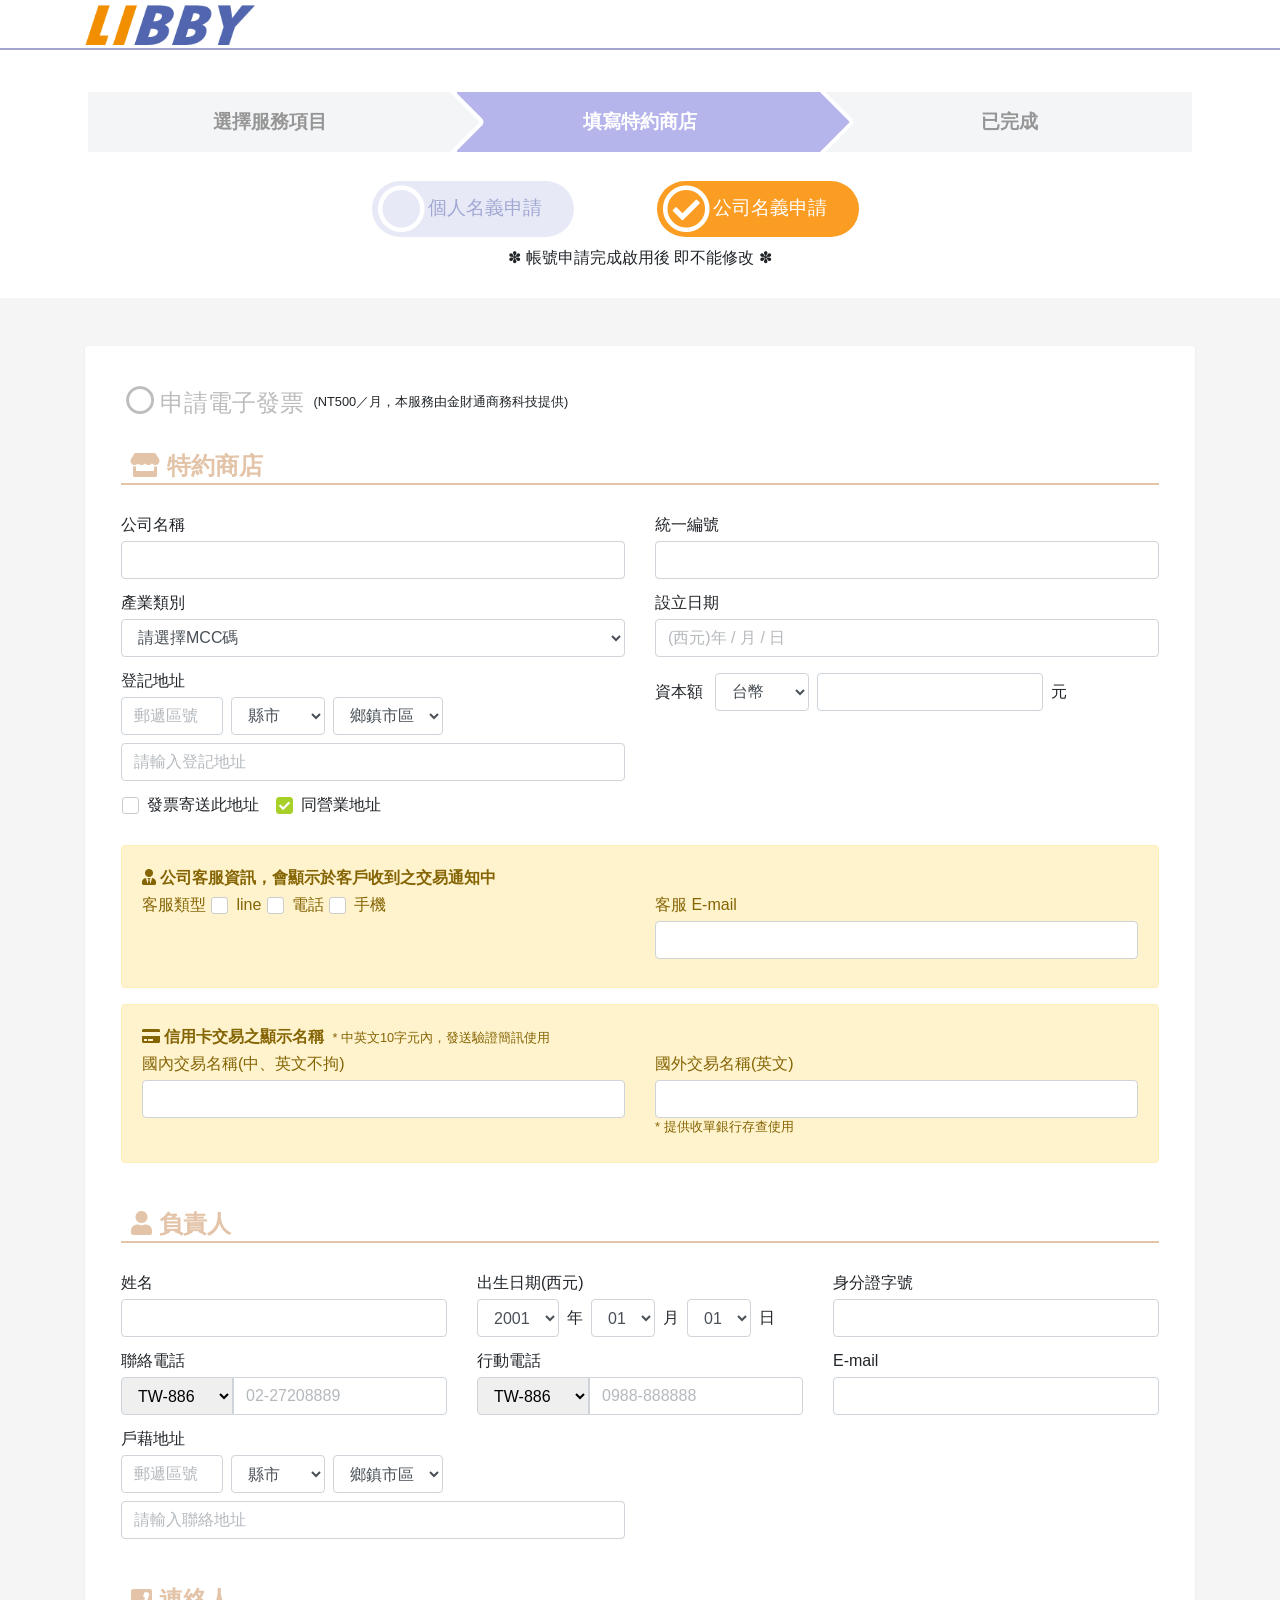
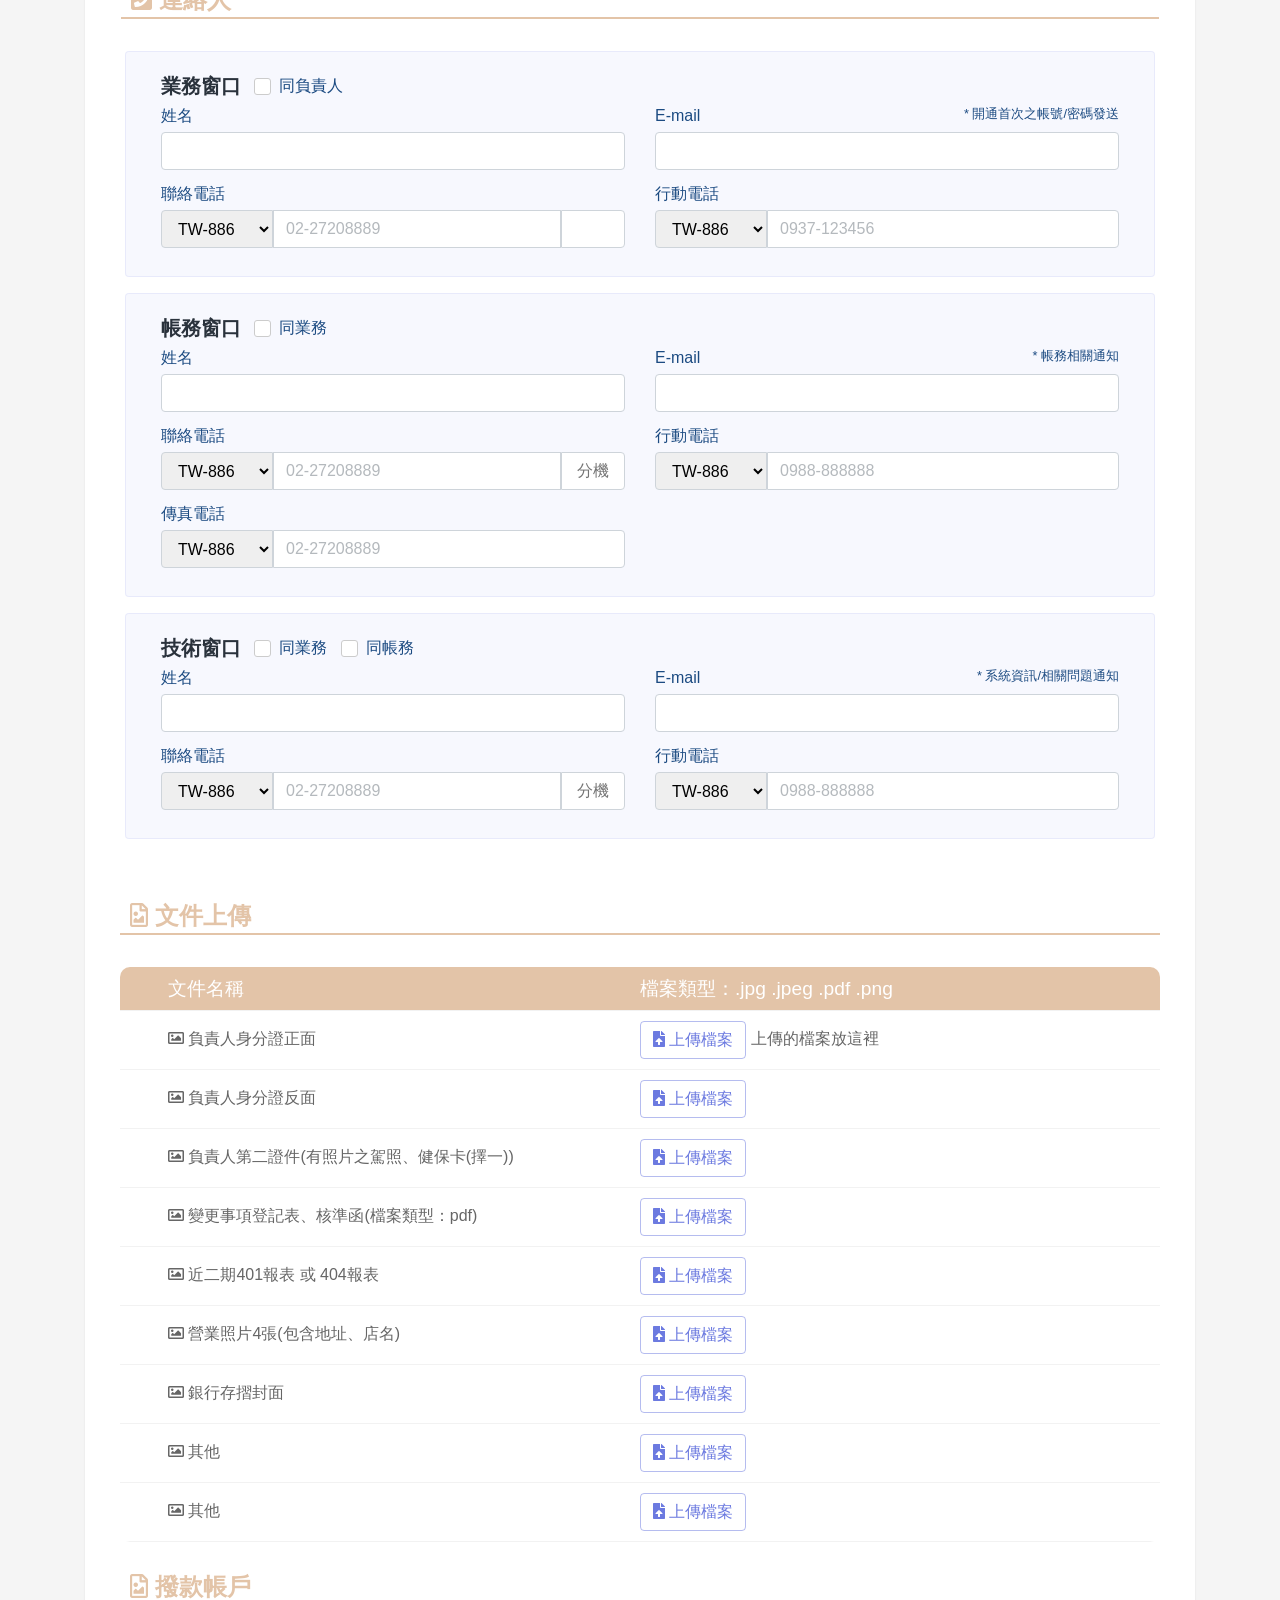
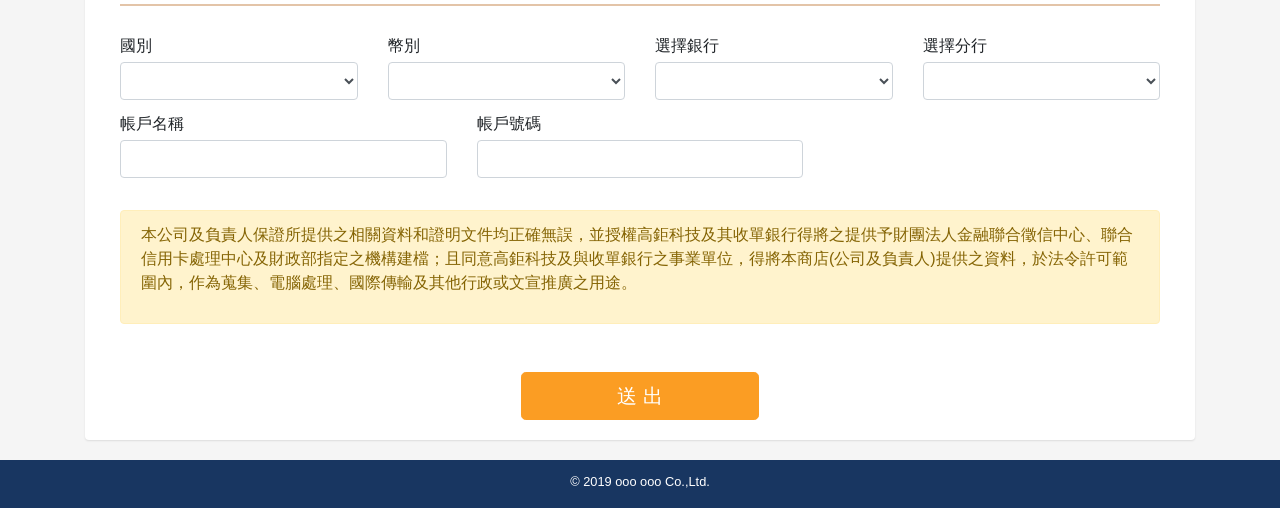
<file: application_form.html>
<!DOCTYPE html>
<html lang="zh-Hant-TW">

<head>
    <meta charset="UTF-8">
    <meta name="viewport" content="width=device-width, initial-scale=1.0">
    <meta http-equiv="X-UA-Compatible" content="ie=edge">
    <title>線上商店申請表單</title>
    <meta name="description"
        content="">
    <meta name="author" content="">
    <meta name="copyright" content="">
    <link rel="shortcut icon" href="">
    <link rel="stylesheet" href="https://stackpath.bootstrapcdn.com/bootstrap/4.1.0/css/bootstrap.min.css"
        integrity="sha384-9gVQ4dYFwwWSjIDZnLEWnxCjeSWFphJiwGPXr1jddIhOegiu1FwO5qRGvFXOdJZ4" crossorigin="anonymous">
    <link rel="stylesheet" href="https://use.fontawesome.com/releases/v5.0.10/css/all.css"
        integrity="sha384-+d0P83n9kaQMCwj8F4RJB66tzIwOKmrdb46+porD/OvrJ+37WqIM7UoBtwHO6Nlg" crossorigin="anonymous">
    <!-- <link rel="stylesheet" href="./js/jquery-editable-select/jquery-editable-select.css"> -->
    <link rel="stylesheet" href="./css/storedate.css">
</head>

<body>
    <div class="container-fluid nav-top">
        <nav class="container">
            <div class="row col">
                <a href="https://www.mypay.com.tw" target="_black"><img src="./images/logo_LIBBY.png" alt=""></a>
            </div>
        </nav>
    </div>
    <!-- <div class="container-fluid"> -->
    <div class="container">
        <div class="row">
            <div class="col-md-12">
                <ul class="list_join_mypay">
                    <li><span class="txt2">選擇服務項目</span><span class="arrow_right"></span></li>
                    <li class="on"><span class="txt2">填寫特約商店</span><span class="arrow_right"></span></li>

                    <li class="lst_last"><span class="txt2">已完成</span></li>
                </ul>
            </div>
        </div>
        <div class="row">
            <div class="col-6 col-md-5 offset-md-1 col-lg-3 offset-lg-3">
                <div class="sel-check orange">
                    <div class="py-2">
                        <input type="radio" name="btn_application" id="application_oneself" value="Yes">
                        <label for="application_oneself">個人名義申請</label>
                    </div>
                </div>
            </div>
            <div class="col-6 col-md-5 col-lg-3">
                <div class="sel-check orange">
                    <div class="py-2">
                        <input type="radio" name="btn_application" id="application_company" value="Yes" checked>
                        <label for="application_company">公司名義申請</label>
                    </div>
                </div>
            </div>

            <div class="col-md-12 mb-md-3 text-center">
                <p>✽ 帳號申請完成啟用後 即不能修改 ✽</p>
            </div>


        </div>
    </div>

    <!-- </div> -->
    <!--form-company begin-->
    <div id="form_company" class="container-fluid bg-lightgray">
        <div class="container">
            <div class="row">
                <div class="col-md-12 pt-md-5 pt-2">
                    <div class="panel">
                        <div class="panel-body">
                            <form class="form-horizontal">
                                <div class="row p-lg-3">
                                    <div class="col-md-12">
                                        <div class="input-group selectbox">
                                            <div id="applyInv">
                                                <input type="checkbox" id="invoice" name="invoice">
                                                <label for="invoice">申請電子發票</label>
                                                <small class="text-black-50">(NT500／月，本服務由金財通商務科技提供)</small>
                                                <div class="invalid-feedback pl-md-2">申請電子發票服務，後續將有專人與您聯繫</div>
                                            </div>
                                        </div>
                                        <!--商店基本資料 begin-->
                                        <div class="titlebar">
                                            <i class="fas fa-store"></i> 特約商店
                                        </div>
                                        <div class="row">
                                            <div class="col-md-6">
                                                <div class="form-group"> <label for="id_name">公司名稱</label> <input
                                                        id="id_name" name="id_name" type="text" class="form-control">
                                                </div>
                                            </div>
                                            <div class="col-md-6">
                                                <div class="form-group"> <label for="tong_bian">統一編號</label> <input
                                                        id="tong_bian" name="tong_bian" type="text"
                                                        class="form-control"></div>
                                            </div>
                                            <div class="col-md-6">
                                                <div class="form-group"> <label>產業類別</label>
                                                    <select class="form-control">
                                                        <option selected value="">請選擇MCC碼</option>
                                                        <option value="0000">0000 房地產租賃</option>
                                                        <option value="0742">0742 獸醫</option>
                                                        <option value="0763">0763 農特產</option>
                                                        <option value="0780">0780 其他</option>
                                                        <option value="1520">1520 一般建築</option>
                                                        <option value="1711">1711 水管空調</option>
                                                        <option value="1731">1731 電氣工程</option>
                                                        <option value="1740">1740 石造工程</option>
                                                        <option value="1750">1711 木匠工程</option>
                                                        <option value="1761">1711 屋頂</option>
                                                        <option value="1771">1711 室內裝潢、水泥、油漆</option>
                                                        <option value="1799">1799 房屋仲介</option>
                                                        <option value="2741">2741 出版印刷業</option>
                                                        <option value="2842">2842 打掃衛生</option>
                                                        <option value="...">...</option>

                                                    </select>
                                                </div>
                                            </div>
                                            <div class="col-md-6">
                                                <div class="form-group"> <label for="setup_date">設立日期</label> <input
                                                        id="setup_date" name="setup_date" type="text"
                                                        class="form-control" placeholder="(西元)年 / 月 / 日"
                                                        onfocus="(this.type='date')" onblur="(this.type='text')"></div>
                                            </div>

                                            <div class="col-md-12 col-lg-6">
                                                <div class="form-group"> <label>登記地址</label>
                                                    <div class="form-inline pb-2">
                                                        <div class="input-group width_auto">
                                                            <input id="zip_code" name="zip_code" type="text"
                                                                class="form-control areacode_ads" placeholder="郵遞區號">
                                                        </div>
                                                        <select id="city_code" tag-id="city_code" name="city_code"
                                                            class="form-control width_auto mx-sm-2">
                                                            <option selected="selected" value="">縣市</option>
                                                            <option value="5">基隆市</option>
                                                            <option value="15">臺北市</option>
                                                            <option value="9">新北市</option>
                                                            <option value="12">桃園市</option>
                                                            <option value="11">新竹縣</option>
                                                            <option value="10">新竹市</option>
                                                            <option value="19">苗栗縣</option>
                                                            <option value="14">臺中市</option>
                                                            <option value="8">彰化縣</option>
                                                            <option value="23">雲林縣</option>
                                                            <option value="4">嘉義縣</option>
                                                            <option value="3">嘉義市</option>
                                                            <option value="16">臺南市</option>
                                                            <option value="24">高雄市</option>
                                                            <option value="7">屏東縣</option>
                                                            <option value="17">臺東縣</option>
                                                            <option value="18">花蓮縣</option>
                                                            <option value="6">宜蘭縣</option>
                                                            <option value="13">澎湖縣</option>
                                                            <option value="1">南投縣</option>
                                                            <option value="20">連江縣</option>
                                                            <option value="21">金門縣</option>
                                                            <option value="22">釣魚臺</option>
                                                            <option value="2">南海島</option>
                                                        </select>
                                                        <select id="district_code" name="district_code"
                                                            class="form-control width_auto">
                                                            <option selected="selected" value="">鄉鎮市區</option>
                                                        </select>
                                                    </div>
                                                    <div class="input-group form-group">
                                                        <input type="text" id="address" name="address" maxlength="80"
                                                            class="form-control" placeholder="請輸入登記地址">
                                                    </div>
                                                </div>
                                                <div class="form-inline pb-3">
                                                    <div class="pl-2 basic radio radio-warning">
                                                        <input id="invoice-send-1" type="radio"
                                                            name="invoice-send"><label for="invoice-send-1">發票寄送此地址
                                                        </label>
                                                    </div>
                                                    <div class="pl-4 basic checkbox checkbox-success">
                                                        <input id="really_address_btn" name="really_address_btn"
                                                            type="checkbox" checked><label
                                                            for="really_address_btn">同營業地址 </label>
                                                    </div>
                                                </div>
                                            </div>
                                            <div id="open-address" class="col-md-12 col-lg-6" style="display: none;">
                                                <div class="form-group"> <label>營業地址</label>
                                                    <div class="form-inline pb-2">
                                                        <div class="input-group width_auto">
                                                            <input id="zip_code" name="zip_code" type="text"
                                                                class="form-control areacode_ads" placeholder="郵遞區號">
                                                        </div>
                                                        <select id="city_code" tag-id="city_code" name="city_code"
                                                            class="form-control width_auto mx-sm-2">
                                                            <option selected="selected" value="">縣市</option>
                                                            <option value="5">基隆市</option>
                                                            <option value="15">臺北市</option>
                                                            <option value="9">新北市</option>
                                                            <option value="12">桃園市</option>
                                                            <option value="11">新竹縣</option>
                                                            <option value="10">新竹市</option>
                                                            <option value="19">苗栗縣</option>
                                                            <option value="14">臺中市</option>
                                                            <option value="8">彰化縣</option>
                                                            <option value="23">雲林縣</option>
                                                            <option value="4">嘉義縣</option>
                                                            <option value="3">嘉義市</option>
                                                            <option value="16">臺南市</option>
                                                            <option value="24">高雄市</option>
                                                            <option value="7">屏東縣</option>
                                                            <option value="17">臺東縣</option>
                                                            <option value="18">花蓮縣</option>
                                                            <option value="6">宜蘭縣</option>
                                                            <option value="13">澎湖縣</option>
                                                            <option value="1">南投縣</option>
                                                            <option value="20">連江縣</option>
                                                            <option value="21">金門縣</option>
                                                            <option value="22">釣魚臺</option>
                                                            <option value="2">南海島</option>
                                                        </select>
                                                        <select id="district_code" name="district_code"
                                                            class="form-control width_auto">
                                                            <option selected="selected" value="">鄉鎮市區</option>
                                                        </select>
                                                    </div>
                                                    <div class="input-group form-group">
                                                        <input type="text" id="address" name="address" maxlength="80"
                                                            class="form-control" placeholder="請輸入營業地址">
                                                    </div>
                                                </div>
                                                <div class="pl-1 basic radio radio-warning">
                                                    <input id="invoice-send-2" type="radio" name="invoice-send"
                                                        value=""> <label for="invoice-send-2">發票寄送此地址 </label>
                                                </div>
                                            </div>
                                            <div class="col-md-6">
                                                <div class="form-inline form-group"> <label>資本額 &ensp;</label>
                                                    <select class="form-control width_auto mr-2">
                                                        <option value="NTD">台幣</option>
                                                        <option value="USD">美元</option>
                                                        <option value="CNY">人民幣</option>
                                                        <option value="HKD">港幣</option>
                                                        <option value="JPY">日元</option>
                                                        <option value="EUR">歐元</option>
                                                    </select>
                                                    <input id="capital" name="capital" type="text"
                                                        class="form-control width_long">
                                                    &ensp;元
                                                </div>
                                            </div>

                                            <div class="col-md-12 mt-3">
                                                <div class="alert alert-warning">
                                                    <h6 class="alert-heading"><i class="fas fa-user-tie"></i>
                                                        公司客服資訊，會顯示於客戶收到之交易通知中</h6>
                                                    <div class="row">
                                                        <div class="col-md-6">
                                                            <div class="form-group">
                                                                <div class="form-inline">
                                                                    <span>客服類型</span>
                                                                    <div class="basic radio radio-warning ml-2">
                                                                        <input id="services_line" type="radio"
                                                                            name="company-sv"> <label
                                                                            for="services_line">line</label>
                                                                    </div>
                                                                    <div class="basic radio radio-warning ml-2">
                                                                        <input id="services_tel" type="radio"
                                                                            name="company-sv"> <label
                                                                            for="services_tel">電話</label>
                                                                    </div>
                                                                    <div class="basic radio radio-warning ml-2">
                                                                        <input id="services_mobile" type="radio"
                                                                            name="company-sv"> <label
                                                                            for="services_mobile">手機</label>
                                                                    </div>
                                                                </div>
                                                                <!--選擇後 下面再出現-->

                                                                <div id="services_line_open" class="pt-2"
                                                                    style="display:none;">
                                                                    <input type="text" class="form-control"
                                                                        placeholder="請輸入line ID">
                                                                </div>

                                                                <div id="services_tel_open" class="input-group pt-2"
                                                                    style="display:none;">
                                                                    <select class="area" id="principal_phone_code"
                                                                        name="principal_phone_code">
                                                                        <option value="886">TW-886</option>
                                                                        <option value="86">CN-86</option>
                                                                        <option value="852">HK-852</option>
                                                                        <option value="853">MO-853</option>
                                                                        <option value="84">VN-84</option>
                                                                        <option value="65">SG-65</option>
                                                                        <option value="60">MY-60</option>
                                                                        <option value="66">TH-66</option>
                                                                        <option value="1">US-1</option>
                                                                        <option value="1">CA-1</option>
                                                                        <option value="81">JP-81</option>
                                                                        <option value="44">UK-44</option>
                                                                        <option value="61">AU-61</option>
                                                                        <option value="64">NZ-64</option>
                                                                    </select>
                                                                    <input id="service_phone" name="service_phone"
                                                                        type="text" class="form-control"
                                                                        placeholder="02-27208889">
                                                                </div>

                                                                <div id="services_mobile_open" class="input-group pt-2"
                                                                    style="display:none;">
                                                                    <select class="area" id="principal_phone_code"
                                                                        name="principal_phone_code">
                                                                        <option value="886">TW-886</option>
                                                                        <option value="86">CN-86</option>
                                                                        <option value="852">HK-852</option>
                                                                        <option value="853">MO-853</option>
                                                                        <option value="84">VN-84</option>
                                                                        <option value="65">SG-65</option>
                                                                        <option value="60">MY-60</option>
                                                                        <option value="66">TH-66</option>
                                                                        <option value="1">US-1</option>
                                                                        <option value="1">CA-1</option>
                                                                        <option value="81">JP-81</option>
                                                                        <option value="44">UK-44</option>
                                                                        <option value="61">AU-61</option>
                                                                        <option value="64">NZ-64</option>
                                                                    </select>
                                                                    <input id="service_phone2" name="service_phone2"
                                                                        type="text" class="form-control"
                                                                        placeholder="0988-888888">
                                                                </div>
                                                                <!--*****-->
                                                            </div>
                                                        </div>
                                                        <div class="col-md-6">
                                                            <div class="form-group"> <label for="service_mail">客服
                                                                    E-mail</label> <input id="service_mail"
                                                                    name="service_mail" type="text"
                                                                    class="form-control"></div>
                                                        </div>
                                                    </div>
                                                </div>
                                            </div>
                                            <div class="col-md-12">
                                                <div class="alert alert-warning">
                                                    <h6 class="alert-heading"><i class="fas fa-credit-card"></i>
                                                        信用卡交易之顯示名稱<small class="pl-2">* 中英文10字元內，發送驗證簡訊使用</small></h6>
                                                    <div class="row">
                                                        <div class="col-md-6">
                                                            <div class="form-group"> <label
                                                                    for="zh_tw_name">國內交易名稱(中、英文不拘)</label> <input
                                                                    id="zh_tw_name" name="zh_tw_name" type="text"
                                                                    class="form-control" maxlength="10"></div>
                                                        </div>
                                                        <div class="col-md-6">
                                                            <div class="form-group"> <label
                                                                    for="en_us_name">國外交易名稱(英文)</label> <input
                                                                    id="en_us_name" name="en_us_name" type="text"
                                                                    class="form-control" maxlength="10">
                                                                <small> * 提供收單銀行存查使用</small>
                                                            </div>
                                                        </div>
                                                    </div>
                                                </div>
                                            </div>
                                        </div>
                                        <!--商店基本資料 end-->
                                    </div>

                                    <!-- 負責人資料 begin-->
                                    <div class="col-md-12 ">
                                        <div class="titlebar">
                                            <i class="fas fa-user"></i> 負責人
                                        </div>
                                        <div class="row">
                                            <div class="col-md-6 col-lg-4">
                                                <div class="form-group"> <label for="principal_name">姓名</label> <input
                                                        id="principal_name" name="principal_name" type="text"
                                                        class="form-control" required="" placeholder=""></div>
                                            </div>
                                            <div class="col-md-6 col-lg-4">
                                                <div class="form-group"> <label>出生日期(西元)</label>
                                                    <div class="form-inline">
                                                        <select id="mon_personalBD" class="form-control width_auto">
                                                            <option value="18">2001</option>
                                                            <option value="19">2000</option>
                                                            <option value="20">1999</option>
                                                            <option value="21">1998</option>
                                                            <option value="22">1997</option>
                                                            <option value="23">1996</option>
                                                            <option value="24">1995</option>
                                                            <option value="25">1994</option>
                                                            <option value="26">1993</option>
                                                            <option value="27">1992</option>
                                                            <option value="28">1991</option>
                                                            <option value="29">1990</option>
                                                            <option value="30">1989</option>
                                                            <option value="31">1988</option>
                                                            <option value="32">1987</option>
                                                            <option value="33">1986</option>
                                                            <option value="34">1985</option>
                                                            <option value="35">1984</option>
                                                            <option value="36">1983</option>
                                                            <option value="37">1982</option>
                                                            <option value="38">1981</option>
                                                            <option value="39">1980</option>
                                                            <option value="40">1979</option>
                                                            <option value="41">1978</option>
                                                            <option value="42">1977</option>
                                                            <option value="43">1976</option>
                                                            <option value="44">1975</option>
                                                            <option value="45">1974</option>
                                                            <option value="46">1973</option>
                                                            <option value="47">1972</option>
                                                            <option value="48">1971</option>
                                                            <option value="49">1970</option>
                                                            <option value="50">1969</option>
                                                            <option value="51">1968</option>
                                                            <option value="52">1967</option>
                                                            <option value="53">1966</option>
                                                            <option value="54">1965</option>
                                                            <option value="55">1964</option>
                                                            <option value="56">1963</option>
                                                            <option value="57">1962</option>
                                                            <option value="58">1961</option>
                                                            <option value="59">1960</option>
                                                            <option value="60">1959</option>
                                                            <option value="61">1958</option>
                                                            <option value="62">1957</option>
                                                            <option value="63">1956</option>
                                                            <option value="64">1955</option>
                                                            <option value="65">1954</option>
                                                            <option value="66">1953</option>
                                                            <option value="67">1952</option>
                                                            <option value="68">1951</option>
                                                            <option value="69">1950</option>
                                                        </select>
                                                        <label class="mx-2" for="mon_personalBD">年</label>
                                                        <select id="mon_personalBD" class="form-control width_auto">
                                                            <option value="01">01</option>
                                                            <option value="02">02</option>
                                                            <option value="03">03</option>
                                                            <option value="04">04</option>
                                                            <option value="05">05</option>
                                                            <option value="06">06</option>
                                                            <option value="07">07</option>
                                                            <option value="08">08</option>
                                                            <option value="09">09</option>
                                                            <option value="10">10</option>
                                                            <option value="11">11</option>
                                                            <option value="12">12</option>
                                                        </select>
                                                        <label class="mx-2" for="mon_personalBD">月</label>
                                                        <select id="date" class="form-control width_auto mr-2">
                                                            <option value="01">01</option>
                                                            <option value="02">02</option>
                                                            <option value="03">03</option>
                                                            <option value="04">04</option>
                                                            <option value="05">05</option>
                                                            <option value="06">06</option>
                                                            <option value="07">07</option>
                                                            <option value="08">08</option>
                                                            <option value="09">09</option>
                                                            <option value="10">10</option>
                                                            <option value="11">11</option>
                                                            <option value="12">12</option>
                                                            <option value="13">13</option>
                                                            <option value="14">14</option>
                                                            <option value="15">15</option>
                                                            <option value="16">16</option>
                                                            <option value="17">17</option>
                                                            <option value="18">18</option>
                                                            <option value="19">19</option>
                                                            <option value="20">20</option>
                                                            <option value="21">21</option>
                                                            <option value="22">22</option>
                                                            <option value="23">23</option>
                                                            <option value="24">24</option>
                                                            <option value="25">25</option>
                                                            <option value="26">26</option>
                                                            <option value="27">27</option>
                                                            <option value="28">28</option>
                                                            <option value="29">29</option>
                                                            <option value="30">30</option>
                                                            <option value="31">31</option>
                                                        </select>
                                                        <label for="date">日</label>
                                                    </div>
                                                </div>
                                            </div>
                                            <div class="col-md-6 col-lg-4">
                                                <div class="form-group"> <label for="principal_id">身分證字號</label> <input
                                                        id="principal_id" name="principal_id" type="text"
                                                        class="form-control"></div>
                                            </div>
                                            <div class="col-md-6 col-lg-4">
                                                <div class="form-group">
                                                    <label for="principal_phone">聯絡電話</label>
                                                    <div class="input-group">
                                                        <select class="area" id="principal_phone_code"
                                                            name="principal_phone_code">
                                                            <option value="886">TW-886</option>
                                                            <option value="86">CN-86</option>
                                                            <option value="852">HK-852</option>
                                                            <option value="853">MO-853</option>
                                                            <option value="84">VN-84</option>
                                                            <option value="65">SG-65</option>
                                                            <option value="60">MY-60</option>
                                                            <option value="66">TH-66</option>
                                                            <option value="1">US-1</option>
                                                            <option value="1">CA-1</option>
                                                            <option value="81">JP-81</option>
                                                            <option value="44">UK-44</option>
                                                            <option value="61">AU-61</option>
                                                            <option value="64">NZ-64</option>
                                                        </select>
                                                        <input type="tel" id="principal_phone" name="principal_phone"
                                                            class="form-control" placeholder="02-27208889">
                                                    </div>
                                                </div>
                                            </div>
                                            <div class="col-md-6 col-lg-4">
                                                <div class="form-group">
                                                    <label for="principal_cellphone">行動電話</label>
                                                    <div class="input-group">
                                                        <select class="area" id="principal_phone_code"
                                                            name="principal_phone_code">
                                                            <option value="886">TW-886</option>
                                                            <option value="86">CN-86</option>
                                                            <option value="852">HK-852</option>
                                                            <option value="853">MO-853</option>
                                                            <option value="84">VN-84</option>
                                                            <option value="65">SG-65</option>
                                                            <option value="60">MY-60</option>
                                                            <option value="66">TH-66</option>
                                                            <option value="1">US-1</option>
                                                            <option value="1">CA-1</option>
                                                            <option value="81">JP-81</option>
                                                            <option value="44">UK-44</option>
                                                            <option value="61">AU-61</option>
                                                            <option value="64">NZ-64</option>
                                                        </select>
                                                        <input type="tel" id="principal_cellphone"
                                                            name="principal_cellphone" class="form-control"
                                                            placeholder="0988-888888">
                                                    </div>
                                                </div>
                                            </div>
                                            <div class="col-md-6 col-lg-4">
                                                <div class="form-group"> <label for="principal_email">E-mail</label>
                                                    <input id="principal_email" name="principal_email" type="text"
                                                        class="form-control"></div>
                                            </div>
                                            <div class="col-md-12 col-lg-6">
                                                <div class="form-group"> <label>戶藉地址</label>
                                                    <div class="form-inline pb-2">
                                                        <div class="input-group width_auto">
                                                            <input id="principal_zip_code" name="principal_zip_code"
                                                                type="text" class="form-control areacode_ads"
                                                                placeholder="郵遞區號">
                                                        </div>
                                                        <select id="principal_city_code" tag-id="city_code"
                                                            name="principal_city_code"
                                                            class="form-control width_auto mx-sm-2">
                                                            <option selected="selected" value="">縣市</option>
                                                            <option value="5">基隆市</option>
                                                            <option value="15">臺北市</option>
                                                            <option value="9">新北市</option>
                                                            <option value="12">桃園市</option>
                                                            <option value="11">新竹縣</option>
                                                            <option value="10">新竹市</option>
                                                            <option value="19">苗栗縣</option>
                                                            <option value="14">臺中市</option>
                                                            <option value="8">彰化縣</option>
                                                            <option value="23">雲林縣</option>
                                                            <option value="4">嘉義縣</option>
                                                            <option value="3">嘉義市</option>
                                                            <option value="16">臺南市</option>
                                                            <option value="24">高雄市</option>
                                                            <option value="7">屏東縣</option>
                                                            <option value="17">臺東縣</option>
                                                            <option value="18">花蓮縣</option>
                                                            <option value="6">宜蘭縣</option>
                                                            <option value="13">澎湖縣</option>
                                                            <option value="1">南投縣</option>
                                                            <option value="20">連江縣</option>
                                                            <option value="21">金門縣</option>
                                                            <option value="22">釣魚臺</option>
                                                            <option value="2">南海島</option>
                                                        </select>
                                                        <select id="principal_district_code"
                                                            name="principal_district_code"
                                                            class="form-control width_auto">
                                                            <option selected="selected" value="">鄉鎮市區</option>
                                                        </select>
                                                    </div>
                                                    <div class="input-group form-group">
                                                        <input id="principal_address" name="principal_address"
                                                            type="text" maxlength="80" class="form-control"
                                                            placeholder="請輸入聯絡地址">
                                                    </div>
                                                </div>
                                            </div>
                                        </div>
                                    </div>
                                    <!-- 負責人資料 end-->
                                    <!-- 連絡人資料 begin-->
                                    <div class="col-md-12 ">
                                        <div class="titlebar">
                                            <i class="fas fa-phone-square"></i> 連絡人
                                        </div>
                                        <div class="row">
                                            <div class="col-md-12">
                                                <div class="row mx-md-1 alert alert-purple">

                                                    <div class="col-12 d-flex justify-content-start align-items-center">
                                                        <h5 class="">業務窗口</h5>
                                                        <div class="basic checkbox checkbox-purple pt-2 pl-3"> <input
                                                                id="businessman" type="checkbox" name="businessman"
                                                                value=""> <label for="businessman">同負責人
                                                            </label></div>
                                                    </div>
                                                    <div class="col-sm-6">
                                                        <div class="form-group"> <label for="salesman_name">姓名</label>
                                                            <input id="salesman_name" name="salesman_name" type="text"
                                                                class="form-control"></div>
                                                    </div>
                                                    <div class="col-sm-6">
                                                        <div class="form-group"> <label
                                                                for="salesman_mail">E-mail</label> <small
                                                                class="float-right"> * 開通首次之帳號/密碼發送</small><input
                                                                id="salesman_mail" name="salesman_mail" type="email"
                                                                class="form-control"></div>
                                                    </div>
                                                    <div class="col-md-12 col-lg-6">
                                                        <div class="form-group">
                                                            <label for="">聯絡電話</label>
                                                            <div class="input-group">
                                                                <select id="principal_phone_code"
                                                                    name="principal_phone_code" class="area">
                                                                    <option value="886">TW-886</option>
                                                                    <option value="86">CN-86</option>
                                                                    <option value="852">HK-852</option>
                                                                    <option value="853">MO-853</option>
                                                                    <option value="84">VN-84</option>
                                                                    <option value="65">SG-65</option>
                                                                    <option value="60">MY-60</option>
                                                                    <option value="66">TH-66</option>
                                                                    <option value="1">US-1</option>
                                                                    <option value="1">CA-1</option>
                                                                    <option value="81">JP-81</option>
                                                                    <option value="44">UK-44</option>
                                                                    <option value="61">AU-61</option>
                                                                    <option value="64">NZ-64</option>
                                                                </select>
                                                                <input id="principal_phone" name="principal_phone"
                                                                    type="tel" class="form-control"
                                                                    placeholder="02-27208889">
                                                                <input id="salesman_ext" name="salesman_ext" type="text"
                                                                    class="ext">
                                                            </div>
                                                        </div>
                                                    </div>
                                                    <div class="col-md-12 col-lg-6">
                                                        <div class="form-group">
                                                            <label for="">行動電話</label>
                                                            <div class="input-group">
                                                                <select class="area" name="principal_cellphone_code"
                                                                    id="principal_cellphone_code">
                                                                    <option value="886">TW-886</option>
                                                                    <option value="86">CN-86</option>
                                                                    <option value="852">HK-852</option>
                                                                    <option value="853">MO-853</option>
                                                                    <option value="84">VN-84</option>
                                                                    <option value="65">SG-65</option>
                                                                    <option value="60">MY-60</option>
                                                                    <option value="66">TH-66</option>
                                                                    <option value="1">US-1</option>
                                                                    <option value="1">CA-1</option>
                                                                    <option value="81">JP-81</option>
                                                                    <option value="44">UK-44</option>
                                                                    <option value="61">AU-61</option>
                                                                    <option value="64">NZ-64</option>
                                                                </select>
                                                                <input type="tel" id="principal_cellphone"
                                                                    name="principal_cellphone" placeholder="0937-123456"
                                                                    class="form-control" placeholder="0988-888888">
                                                            </div>
                                                        </div>
                                                    </div>

                                                </div>
                                            </div>
                                        </div>
                                        <div class="row">
                                            <div class="col-md-12">
                                                <div class="row mx-md-1 alert alert-purple">
                                                    <div class="col-12 d-flex justify-content-start align-items-center">
                                                        <h5 class="">帳務窗口</h5>
                                                        <div class="basic checkbox checkbox-purple pt-2 pl-3"> <input
                                                                id="sales" type="checkbox" name="sales"> <label
                                                                for="sales">同業務
                                                            </label></div>
                                                    </div>
                                                    <div class="col-sm-6">
                                                        <div class="form-group"> <label for="accountant_name">姓名</label>
                                                            <input id="accountant_name" name="accountant_name"
                                                                type="text" class="form-control" required=""></div>
                                                    </div>
                                                    <div class="col-sm-6">
                                                        <div class="form-group"> <label
                                                                for="accountant_mail">E-mail</label><small
                                                                class="float-right"> * 帳務相關通知</small> <input
                                                                id="accountant_mail" name="accountant_mail" type="email"
                                                                class="form-control"></div>
                                                    </div>
                                                    <div class="col-md-12 col-lg-6">
                                                        <div class="form-group">
                                                            <label for="">聯絡電話</label>
                                                            <div class="input-group">
                                                                <select id="salesman_phone_code"
                                                                    name="salesman_phone_code" class="area">
                                                                    <option value="886">TW-886</option>
                                                                    <option value="86">CN-86</option>
                                                                    <option value="852">HK-852</option>
                                                                    <option value="853">MO-853</option>
                                                                    <option value="84">VN-84</option>
                                                                    <option value="65">SG-65</option>
                                                                    <option value="60">MY-60</option>
                                                                    <option value="66">TH-66</option>
                                                                    <option value="1">US-1</option>
                                                                    <option value="1">CA-1</option>
                                                                    <option value="81">JP-81</option>
                                                                    <option value="44">UK-44</option>
                                                                    <option value="61">AU-61</option>
                                                                    <option value="64">NZ-64</option>
                                                                </select>
                                                                <input type="tel" id="salesman_phone"
                                                                    name="salesman_phone" class="form-control"
                                                                    placeholder="02-27208889">
                                                                <input id="salesman_ext" name="salesman_ext" type="tel"
                                                                    class="ext" placeholder="分機">
                                                            </div>
                                                        </div>
                                                    </div>
                                                    <div class="col-md-12 col-lg-6">
                                                        <div class="form-group">
                                                            <label for="">行動電話</label>
                                                            <div class="input-group">
                                                                <select class="area" name="salesman_cellphone_code"
                                                                    id="salesman_cellphone_code">
                                                                    <option value="886">TW-886</option>
                                                                    <option value="86">CN-86</option>
                                                                    <option value="852">HK-852</option>
                                                                    <option value="853">MO-853</option>
                                                                    <option value="84">VN-84</option>
                                                                    <option value="65">SG-65</option>
                                                                    <option value="60">MY-60</option>
                                                                    <option value="66">TH-66</option>
                                                                    <option value="1">US-1</option>
                                                                    <option value="1">CA-1</option>
                                                                    <option value="81">JP-81</option>
                                                                    <option value="44">UK-44</option>
                                                                    <option value="61">AU-61</option>
                                                                    <option value="64">NZ-64</option>
                                                                </select>
                                                                <input type="tel" id="salesman_cellphone"
                                                                    name="salesman_cellphone" class="form-control"
                                                                    placeholder="0988-888888">
                                                            </div>
                                                        </div>
                                                    </div>
                                                    <div class="col-md-12 col-lg-6">
                                                        <div class="form-group">
                                                            <label for="">傳真電話</label>
                                                            <div class="input-group">
                                                                <select name="phonearea" class="area">
                                                                    <option value="886">TW-886</option>
                                                                    <option value="86">CN-86</option>
                                                                    <option value="852">HK-852</option>
                                                                    <option value="853">MO-853</option>
                                                                    <option value="84">VN-84</option>
                                                                    <option value="65">SG-65</option>
                                                                    <option value="60">MY-60</option>
                                                                    <option value="66">TH-66</option>
                                                                    <option value="1">US-1</option>
                                                                    <option value="1">CA-1</option>
                                                                    <option value="81">JP-81</option>
                                                                    <option value="44">UK-44</option>
                                                                    <option value="61">AU-61</option>
                                                                    <option value="64">NZ-64</option>
                                                                </select>
                                                                <input id="accountant_fax" name="accountant_fax"
                                                                    type="tel" class="form-control"
                                                                    placeholder="02-27208889">
                                                            </div>
                                                        </div>
                                                    </div>
                                                </div>
                                            </div>
                                        </div>
                                        <div class="row">
                                            <div class="col-md-12">
                                                <div class="row mx-md-1 alert alert-purple">
                                                    <div class="col-12 d-flex justify-content-start align-items-center">
                                                        <h5>技術窗口</h5>
                                                        <div class="basic radio radio-purple pt-2 pl-3"> <input
                                                                id="salesman" type="radio" name="technology" value="">
                                                            <label for="salesman">同業務</label></div>
                                                        <div class="basic radio radio-purple pt-2 pl-3"> <input
                                                                id="Accounting" type="radio" name="technology" value="">
                                                            <label for="Accounting">同帳務</label></div>
                                                    </div>
                                                    <div class="col-sm-6">
                                                        <div class="form-group"> <label for="technician_name">姓名</label>
                                                            <input id="technician_name" name="technician_name"
                                                                type="text" class="form-control"></div>
                                                    </div>
                                                    <div class="col-sm-6">
                                                        <div class="form-group"> <label
                                                                for="technician_mail">E-mail</label> <small
                                                                class="float-right"> * 系統資訊/相關問題通知</small><input
                                                                id="technician_mail" name="technician_mail" type="email"
                                                                class="form-control"></div>
                                                    </div>
                                                    <div class="col-md-12 col-lg-6">
                                                        <div class="form-group">
                                                            <label for="">聯絡電話</label>
                                                            <div class="input-group">
                                                                <select id="technician_phone_code"
                                                                    name="technician_phone_code" class="area">
                                                                    <option value="886">TW-886</option>
                                                                    <option value="86">CN-86</option>
                                                                    <option value="852">HK-852</option>
                                                                    <option value="853">MO-853</option>
                                                                    <option value="84">VN-84</option>
                                                                    <option value="65">SG-65</option>
                                                                    <option value="60">MY-60</option>
                                                                    <option value="66">TH-66</option>
                                                                    <option value="1">US-1</option>
                                                                    <option value="1">CA-1</option>
                                                                    <option value="81">JP-81</option>
                                                                    <option value="44">UK-44</option>
                                                                    <option value="61">AU-61</option>
                                                                    <option value="64">NZ-64</option>
                                                                </select>
                                                                <input type="tel" id="technician_phone"
                                                                    name="technician_phone" class="form-control"
                                                                    placeholder="02-27208889">
                                                                <input type="tel" id="technician_ext"
                                                                    name="technician_ext" class="ext" placeholder="分機">
                                                            </div>
                                                        </div>
                                                    </div>
                                                    <div class="col-md-12 col-lg-6">
                                                        <div class="form-group">
                                                            <label for="">行動電話</label>
                                                            <div class="input-group">
                                                                <select class="area" name="technician_cellphone_code"
                                                                    id="technician_cellphone_code">
                                                                    <option value="886">TW-886</option>
                                                                    <option value="86">CN-86</option>
                                                                    <option value="852">HK-852</option>
                                                                    <option value="853">MO-853</option>
                                                                    <option value="84">VN-84</option>
                                                                    <option value="65">SG-65</option>
                                                                    <option value="60">MY-60</option>
                                                                    <option value="66">TH-66</option>
                                                                    <option value="1">US-1</option>
                                                                    <option value="1">CA-1</option>
                                                                    <option value="81">JP-81</option>
                                                                    <option value="44">UK-44</option>
                                                                    <option value="61">AU-61</option>
                                                                    <option value="64">NZ-64</option>
                                                                </select>
                                                                <input type="tel" id="technician_cellphone"
                                                                    name="technician_cellphone" class="form-control"
                                                                    placeholder="0988-888888">
                                                            </div>
                                                        </div>
                                                    </div>
                                                </div>
                                            </div>
                                        </div>
                                    </div>

                                    <!-- 連絡人資料 end-->

                                </div>

                                <!--上傳檔案begin-->
                                <div class="col-md-12">
                                    <div class="titlebar">
                                        <i class="far fa-file-image"></i> 文件上傳
                                    </div>
                                    <div class="row">
                                        <div class="col-md-12">
                                            <div class="wrap_table_r">
                                                <div class="c_table">
                                                    <div class="c_tr header">
                                                        <div class="c_td">
                                                            文件名稱
                                                        </div>
                                                        <div class="c_td">
                                                            檔案類型：.jpg .jpeg .pdf .png
                                                        </div>
                                                    </div>
                                                    <div class="c_tr">
                                                        <div class="c_td">
                                                            負責人身分證正面
                                                        </div>
                                                        <div class="c_td">
                                                            <label class="uploadbutton">
                                                                <div class="button"><i class="fas fa-file-upload"></i>
                                                                    上傳檔案</div>
                                                                <div class='input-file-text'>上傳的檔案放這裡</div>
                                                                <input class="input-file" type="file"
                                                                    accept=".jpg, .jpeg ,.pdf ,.png ">
                                                            </label>
                                                        </div>
                                                    </div>
                                                    <div class="c_tr">
                                                        <div class="c_td">
                                                            負責人身分證反面
                                                        </div>
                                                        <div class="c_td">
                                                            <label class="uploadbutton">
                                                                <div class="button"><i class="fas fa-file-upload"></i>
                                                                    上傳檔案</div>
                                                                <div class='input-file-text'></div>
                                                                <input class="input-file" type="file"
                                                                    accept=".jpg, .jpeg ,.pdf ,.png ">
                                                            </label>
                                                        </div>
                                                    </div>
                                                    <div class="c_tr">
                                                        <div class="c_td">
                                                            負責人第二證件(有照片之駕照、健保卡(擇一))
                                                        </div>
                                                        <div class="c_td">
                                                            <label class="uploadbutton">
                                                                <div class="button"><i class="fas fa-file-upload"></i>
                                                                    上傳檔案</div>
                                                                <div class='input-file-text'></div>
                                                                <input class="input-file" type="file"
                                                                    accept=".jpg, .jpeg ,.pdf ,.png ">
                                                            </label>
                                                        </div>
                                                    </div>
                                                    <div class="c_tr">
                                                        <div class="c_td">
                                                            變更事項登記表、核準函(檔案類型：pdf)
                                                        </div>
                                                        <div class="c_td">
                                                            <label class="uploadbutton">
                                                                <div class="button"><i class="fas fa-file-upload"></i>
                                                                    上傳檔案</div>
                                                                <div class='input-file-text'></div>
                                                                <input class="input-file" type="file" accept=".pdf ">
                                                            </label>
                                                        </div>
                                                    </div>
                                                    <div class="c_tr">
                                                        <div class="c_td">
                                                            近二期401報表 或 404報表
                                                        </div>
                                                        <div class="c_td">
                                                            <label class="uploadbutton">
                                                                <div class="button"><i class="fas fa-file-upload"></i>
                                                                    上傳檔案</div>
                                                                <div class='input-file-text'></div>
                                                                <input class="input-file" type="file"
                                                                    accept=".jpg, .jpeg ,.pdf ,.png " multiple>
                                                            </label>
                                                        </div>
                                                    </div>
                                                    <div class="c_tr">
                                                        <div class="c_td">
                                                            營業照片4張(包含地址、店名)
                                                        </div>
                                                        <div class="c_td">
                                                            <label class="uploadbutton">
                                                                <div class="button"><i class="fas fa-file-upload"></i>
                                                                    上傳檔案</div>
                                                                <div class='input-file-text'></div>
                                                                <input class="input-file" type="file"
                                                                    accept=".jpg, .jpeg ,.pdf ,.png " multiple>
                                                            </label>
                                                        </div>
                                                    </div>
                                                    <div class="c_tr">
                                                        <div class="c_td">
                                                            銀行存摺封面
                                                        </div>
                                                        <div class="c_td">
                                                            <label class="uploadbutton">
                                                                <div class="button"><i class="fas fa-file-upload"></i>
                                                                    上傳檔案</div>
                                                                <div class='input-file-text'></div>
                                                                <input class="input-file" type="file"
                                                                    accept=".jpg, .jpeg ,.pdf ,.png">
                                                            </label>
                                                        </div>
                                                    </div>
                                                    <div class="c_tr">
                                                        <div class="c_td">
                                                            其他
                                                        </div>
                                                        <div class="c_td">
                                                            <label class="uploadbutton">
                                                                <div class="button"><i class="fas fa-file-upload"></i>
                                                                    上傳檔案</div>
                                                                <div class='input-file-text'></div>
                                                                <input class="input-file" type="file"
                                                                    accept=".jpg, .jpeg ,.pdf ,.png">
                                                            </label>
                                                        </div>
                                                    </div>
                                                    <div class="c_tr">
                                                        <div class="c_td">
                                                            其他
                                                        </div>
                                                        <div class="c_td">
                                                            <label class="uploadbutton">
                                                                <div class="button"><i class="fas fa-file-upload"></i>
                                                                    上傳檔案</div>
                                                                <div class='input-file-text'></div>
                                                                <input class="input-file" type="file"
                                                                    accept=".jpg, .jpeg ,.pdf ,.png ">
                                                            </label>
                                                        </div>

                                                    </div>
                                                </div>
                                            </div>
                                        </div>
                                    </div>
                                </div>
                                <!--上傳檔案end-->
                                <div class="col-md-12">
                                    <div class="titlebar">
                                        <i class="far fa-file-image"></i> 撥款帳戶
                                    </div>
                                    <div class="row">
                                        <div class="col-6 col-md-3">
                                            <div class="form-group">
                                                <label for="allot_bank_country">國別</label>
                                                <select id="allot_bank_country" name="allot_bank_country"
                                                    class="form-control">
                                                    <option selected value=""></option>
                                                    <option value="">中華民國</option>
                                                    <option value="">香港</option>
                                                </select>
                                            </div>
                                        </div>
                                        <div class="col-6 col-md-3">
                                            <div class="form-group">
                                                <label for="allot_bank_currency">幣別</label>
                                                <select id="allot_bank_currency" name="allot_bank_currency"
                                                    class="form-control">
                                                    <option selected value=""></option>
                                                    <option value="NTD">台幣</option>
                                                    <option value="USD">美元</option>
                                                    <option value="CNY">人民幣</option>
                                                    <option value="HKD">港幣</option>
                                                    <option value="JPY">日圓</option>
                                                    <option value="EUR">歐元</option>
                                                </select>
                                            </div>
                                        </div>
                                        <div class="col-6 col-md-3">
                                            <div class="form-group">
                                                <label for="allot_bank_name_1">選擇銀行</label>
                                                <select class="form-control" id="allot_bank_name_1"
                                                    name="allot_bank_name_1" tabindex="-1" aria-hidden="true">
                                                    <option selected value=""></option>
                                                    <option value="1">000 中央銀行</option>
                                                    <option value="2">004 臺灣銀行</option>
                                                    <option value="3">005 土地銀行</option>
                                                    <option value="4">006 合作金庫</option>
                                                    <option value="5">007 第一銀行</option>
                                                    <option value="6">008 華南銀行</option>
                                                    <option value="7">009 彰化銀行</option>
                                                    <option value="8">011 上海銀行</option>
                                                    <option value="9">012 台北富邦</option>
                                                    <option value="10">013 國泰世華</option>
                                                    <option value="11">016 高雄銀行</option>
                                                    <option value="12">017 兆豐銀行</option>
                                                    <option value="13">018 農業金庫</option>
                                                    <option value="14">020 日商瑞穗銀行</option>
                                                    <option value="15">021 花旗銀行</option>
                                                    <option value="16">022 美國銀行</option>
                                                    <option value="17">023 盤谷銀行</option>
                                                    <option value="18">025 首都銀行</option>
                                                    <option value="19">029 新加坡大華銀行</option>
                                                    <option value="20">030 美商道富銀行</option>
                                                    <option value="21">039 澳盛銀行</option>
                                                    <option value="22">048 王道銀行</option>
                                                    <option value="23">050 臺灣企銀</option>
                                                    <option value="24">052 渣打銀行</option>
                                                    <option value="25">053 台中銀行</option>
                                                    <option value="26">054 京城銀行</option>
                                                    <option value="27">060 兆豐票券</option>
                                                    <option value="28">061 中華票券</option>
                                                    <option value="29">062 國際票券</option>
                                                    <option value="30">066 萬通票券</option>
                                                    <option value="31">072 德意志銀行</option>
                                                    <option value="32">075 東亞銀行</option>
                                                    <option value="33">076 摩根大通銀行</option>
                                                    <option value="34">081 滙豐銀行</option>
                                                    <option value="35">082 巴黎銀行</option>
                                                    <option value="36">085 新加坡華僑銀行</option>
                                                    <option value="37">086 東方匯理銀行</option>
                                                    <option value="38">092 瑞士銀行</option>
                                                    <option value="39">093 安智銀行</option>
                                                    <option value="40">098 三菱東京日聯銀行</option>
                                                    <option value="41">101 瑞興銀行</option>
                                                    <option value="42">102 華泰銀行</option>
                                                    <option value="43">103 新光銀行</option>
                                                    <option value="44">104 台北五信</option>
                                                    <option value="45">108 陽信銀行</option>
                                                    <option value="46">114 基隆一信</option>
                                                    <option value="47">115 基隆二信</option>
                                                    <option value="48">118 板信銀行</option>
                                                    <option value="49">119 淡水一信</option>
                                                    <option value="50">120 淡水信合社</option>
                                                    <option value="51">124 宜蘭信合社</option>
                                                    <option value="52">127 桃園信合社</option>
                                                    <option value="53">130 新竹一信</option>
                                                    <option value="54">132 新竹三信</option>
                                                    <option value="55">146 台中二信</option>
                                                    <option value="56">147 三信銀行</option>
                                                    <option value="57">158 彰化一信</option>
                                                    <option value="58">161 彰化五信</option>
                                                    <option value="59">162 彰化六信</option>
                                                    <option value="60">163 彰化十信</option>
                                                    <option value="61">165 鹿港信合社</option>
                                                    <option value="62">178 嘉義三信</option>
                                                    <option value="63">188 台南三信</option>
                                                    <option value="64">204 高雄三信</option>
                                                    <option value="65">215 花蓮一信</option>
                                                    <option value="66">216 花蓮二信</option>
                                                    <option value="67">222 澎湖一信</option>
                                                    <option value="68">223 澎湖二信</option>
                                                    <option value="69">224 金門信合社</option>
                                                    <option value="70">321 三井住友銀行</option>
                                                    <option value="71">372 大慶票券</option>
                                                    <option value="72">380 中國銀行</option>
                                                    <option value="73">381 交通銀行</option>
                                                    <option value="74">382 中國建設銀行</option>
                                                    <option value="75">503 基隆漁會</option>
                                                    <option value="76">504 瑞芳/萬里漁會</option>
                                                    <option value="77">505 頭城/蘇澳漁會</option>
                                                    <option value="78">506 桃園漁會</option>
                                                    <option value="79">507 新竹漁會</option>
                                                    <option value="80">512 雲林區漁會</option>
                                                    <option value="81">515 嘉義區漁會</option>
                                                    <option value="82">517 南市區漁會</option>
                                                    <option value="83">518 南縣區漁會</option>
                                                    <option value="84">520 小港區漁會；高雄區漁會</option>
                                                    <option value="85">521 彌陀/永安/興達港/林園區漁會</option>
                                                    <option value="86">523 東港/琉球/林邊區漁會</option>
                                                    <option value="87">524 新港區漁會</option>
                                                    <option value="88">525 澎湖區漁會</option>
                                                    <option value="89">603 基隆地區農會</option>
                                                    <option value="90">605 高雄市農會</option>
                                                    <option value="91">606 新北市農會</option>
                                                    <option value="92">607 宜蘭地區農會</option>
                                                    <option value="93">608 桃園地區農會</option>
                                                    <option value="94">609 中華民國農會</option>
                                                    <option value="95">610 新竹地區農會</option>
                                                    <option value="96">611 後龍農會</option>
                                                    <option value="97">612 豐原市農會；神岡鄉農會</option>
                                                    <option value="98">613 名間/集集農會</option>
                                                    <option value="99">614 彰化地區農會</option>
                                                    <option value="100">616 雲林地區農會</option>
                                                    <option value="101">617 嘉義地區農會</option>
                                                    <option value="102">618 台南地區農會</option>
                                                    <option value="103">619 高雄地區農會</option>
                                                    <option value="104">620 屏東地區農會</option>
                                                    <option value="105">621 花蓮地區農會</option>
                                                    <option value="106">622 台東地區農會</option>
                                                    <option value="107">623 台北市農會</option>
                                                    <option value="108">624 澎湖農會</option>
                                                    <option value="109">625 台中市農會</option>
                                                    <option value="110">627 連江縣農會</option>
                                                    <option value="111">700 中華郵政</option>
                                                    <option value="112">803 聯邦銀行</option>
                                                    <option value="113">805 遠東銀行</option>
                                                    <option value="114">806 元大銀行</option>
                                                    <option value="115">807 永豐銀行</option>
                                                    <option value="116">808 玉山銀行</option>
                                                    <option value="117">809 凱基銀行</option>
                                                    <option value="118">810 星展銀行</option>
                                                    <option value="119">812 台新銀行</option>
                                                    <option value="120">814 大眾銀行</option>
                                                    <option value="121">815 日盛銀行</option>
                                                    <option value="122">816 安泰銀行</option>
                                                    <option value="123">822 中國信託</option>
                                                    <option value="124">901 大里市農會</option>
                                                    <option value="125">903 汐止農會</option>
                                                    <option value="126">904 新莊農會</option>
                                                    <option value="127">910 聯資中心</option>
                                                    <option value="128">912 冬山農會</option>
                                                    <option value="129">916 草屯農會</option>
                                                    <option value="130">922 臺南農會</option>
                                                    <option value="132">928 板橋農會</option>
                                                    <option value="133">951 北農中心</option>
                                                    <option value="134">952 南部地區農漁會</option>
                                                    <option value="136">954 中部地區農漁會</option>
                                                    <option value="137">995 關貿網路</option>
                                                    <option value="138">996 財政部國庫署</option>
                                                    <option value="139">997 南資中心</option>
                                                    <option value="141">510 農金資中心</option>
                                                    <option value="142">960 台灣樂天</option>
                                                    <option value="143">975 美國運通</option>
                                                    <option value="144">978 台灣永旺</option>
                                                </select>
                                            </div>
                                        </div>
                                        <div class="col-6 col-md-3">
                                            <div class="form-group">
                                                <label for="allot_bank_ext_1">選擇分行</label>
                                                <select class="form-control" id="allot_bank_ext_1"
                                                    name="allot_bank_ext_1" tabindex="-1" aria-hidden="true">
                                                    <option value="0" selected="selected"></option>
                                                    <option value="2">0022 國庫局</option>
                                                </select>
                                            </div>
                                        </div>
                                    </div>
                                    <div class="row mb-md-3">
                                        <div class="col-md-4">
                                            <div class="form-group"> <label for="allot_bank_idname">帳戶名稱</label> <input
                                                    id="allot_bank_idname" name="allot_bank_idname" type="text"
                                                    class="form-control"></div>
                                        </div>
                                        <div class="col-md-4">
                                            <div class="form-group"> <label for="allot_bank_id">帳戶號碼</label> <input
                                                    id="allot_bank_id" name="allot_bank_id" type="text"
                                                    class="form-control"></div>
                                        </div>
                                        <div class="col-md-4">
                                            <div class="form-group collapse"> <label>SwiftCode</label> <input
                                                    id="allot_bank_swift_code" name="allot_bank_swift_code" type="text"
                                                    class="form-control"></div>
                                        </div>
                                    </div>
                                </div>
                                <!--說明-->
                                <div class="col-md-12 mt-1">
                                    <div class="alert alert-warning">
                                        <p>本公司及負責人保證所提供之相關資料和證明文件均正確無誤，並授權高鉅科技及其收單銀行得將之提供予財團法人金融聯合徵信中心、聯合信用卡處理中心及財政部指定之機構建檔；且同意高鉅科技及與收單銀行之事業單位，得將本商店(公司及負責人)提供之資料，於法令許可範圍內，作為蒐集、電腦處理、國際傳輸及其他行政或文宣推廣之用途。
                                        </p>
                                    </div>
                                </div>
                                <div class="mt-5 d-flex justify-content-center">
                                    <div class="col-6 col-sm-5 col-md-4 col-lg-3">
                                        <button type="submit" class="btn btn-mypay btn-lg btn-block">送 出</button>
                                    </div>
                                </div>
                            </form>
                        </div>
                    </div>
                </div>

            </div>
        </div>
    </div>
    <!--form-company end-->

    <!--form-oneself begin-->
    <div id="form_oneself" class="container-fluid bg-lightgray collapse">
        <div class="container">
            <div class="row">
                <div class="col-md-12 pt-md-5 pt-2">
                    <div class="panel">
                        <div class="panel-body">
                            <form class="form-horizontal">
                                <div class="row p-lg-3">
                                    <div class="col-md-12">
                                        <div class="input-group selectbox">
                                            <!--申請線上支付功能--外送服務才會出現的選項-->
                                            <div>
                                                <input type="checkbox" id="line_mypay" name="line_mypay">
                                                <label for="line_mypay">申請線上支付功能</label>
                                            </div>
                                        </div>
                                        <!--商店基本資料 begin-->
                                        <div class="titlebar">
                                            <i class="fas fa-store"></i> 特約商店
                                        </div>
                                        <div class="row">
                                            <div class="col-md-6">
                                                <div class="form-group"><label for="applicant_name">商店名稱</label><input
                                                        id="zh_tw_name" name="zh_tw_name" type="text"
                                                        class="form-control"></div>
                                            </div>

                                            <div class="col-md-6">
                                                <div class="form-group"> <label>產業類別</label>
                                                    <select class="form-control">
                                                        <option selected value="">請選擇MCC碼</option>
                                                        <option value="0000">0000 房地產租賃</option>
                                                        <option value="0742">0742 獸醫</option>
                                                        <option value="0763">0763 農特產</option>
                                                        <option value="0780">0780 其他</option>
                                                        <option value="1520">1520 一般建築</option>
                                                        <option value="1711">1711 水管空調</option>
                                                        <option value="1731">1731 電氣工程</option>
                                                        <option value="1740">1740 石造工程</option>
                                                        <option value="1750">1711 木匠工程</option>
                                                        <option value="1761">1711 屋頂</option>
                                                        <option value="1771">1711 室內裝潢、水泥、油漆</option>
                                                        <option value="1799">1799 房屋仲介</option>
                                                        <option value="2741">2741 出版印刷業</option>
                                                        <option value="2842">2842 打掃衛生</option>
                                                        <option value="...">...</option>

                                                    </select>
                                                </div>
                                            </div>

                                            <div class="col-md-12 col-lg-6">
                                                <div class="form-group"> <label>登記地址</label>
                                                    <div class="form-inline pb-2">
                                                        <div class="input-group width_auto">
                                                            <input id="zip_code" name="zip_code" type="text"
                                                                class="form-control areacode_ads" placeholder="郵遞區號">
                                                        </div>
                                                        <select id="city_code" tag-id="city_code" name="city_code"
                                                            class="form-control width_auto mx-sm-2">
                                                            <option selected="selected" value="">縣市</option>
                                                            <option value="5">基隆市</option>
                                                            <option value="15">臺北市</option>
                                                            <option value="9">新北市</option>
                                                            <option value="12">桃園市</option>
                                                            <option value="11">新竹縣</option>
                                                            <option value="10">新竹市</option>
                                                            <option value="19">苗栗縣</option>
                                                            <option value="14">臺中市</option>
                                                            <option value="8">彰化縣</option>
                                                            <option value="23">雲林縣</option>
                                                            <option value="4">嘉義縣</option>
                                                            <option value="3">嘉義市</option>
                                                            <option value="16">臺南市</option>
                                                            <option value="24">高雄市</option>
                                                            <option value="7">屏東縣</option>
                                                            <option value="17">臺東縣</option>
                                                            <option value="18">花蓮縣</option>
                                                            <option value="6">宜蘭縣</option>
                                                            <option value="13">澎湖縣</option>
                                                            <option value="1">南投縣</option>
                                                            <option value="20">連江縣</option>
                                                            <option value="21">金門縣</option>
                                                            <option value="22">釣魚臺</option>
                                                            <option value="2">南海島</option>
                                                        </select>
                                                        <select id="district_code" name="district_code"
                                                            class="form-control width_auto">
                                                            <option selected="selected" value="">鄉鎮市區</option>
                                                        </select>
                                                    </div>
                                                    <div class="input-group form-group">
                                                        <input type="text" id="address" name="address" maxlength="80"
                                                            class="form-control" placeholder="請輸入聯絡地址">
                                                    </div>
                                                </div>
                                                <div class="form-inline pb-3">
                                                    <div class="pl-2 basic radio radio-warning">
                                                        <input id="personal-invoice-send-1" type="radio"
                                                            name="personal-invoice-send"><label
                                                            for="personal-invoice-send-1">發票寄送此地址 </label>
                                                    </div>
                                                    <div class="pl-4 basic checkbox checkbox-success">
                                                        <input id="personal_really_address_btn"
                                                            name="personal_really_address_btn" type="checkbox"
                                                            checked><label for="personal_really_address_btn">同營業地址
                                                        </label>
                                                    </div>
                                                </div>
                                            </div>

                                            <div id="personal-open-address" class="col-md-12 col-lg-6"
                                                style="display:none;">
                                                <div class="form-group"> <label>營業地址</label>
                                                    <div class="form-inline pb-2">
                                                        <div class="input-group width_auto">
                                                            <input type="text" class="form-control areacode_ads"
                                                                placeholder="郵遞區號">
                                                        </div>
                                                        <select id="city_code" tag-id="city_code" name="city_code"
                                                            class="form-control width_auto mx-sm-2">
                                                            <option selected="selected" value="">縣市</option>
                                                            <option value="5">基隆市</option>
                                                            <option value="15">臺北市</option>
                                                            <option value="9">新北市</option>
                                                            <option value="12">桃園市</option>
                                                            <option value="11">新竹縣</option>
                                                            <option value="10">新竹市</option>
                                                            <option value="19">苗栗縣</option>
                                                            <option value="14">臺中市</option>
                                                            <option value="8">彰化縣</option>
                                                            <option value="23">雲林縣</option>
                                                            <option value="4">嘉義縣</option>
                                                            <option value="3">嘉義市</option>
                                                            <option value="16">臺南市</option>
                                                            <option value="24">高雄市</option>
                                                            <option value="7">屏東縣</option>
                                                            <option value="17">臺東縣</option>
                                                            <option value="18">花蓮縣</option>
                                                            <option value="6">宜蘭縣</option>
                                                            <option value="13">澎湖縣</option>
                                                            <option value="1">南投縣</option>
                                                            <option value="20">連江縣</option>
                                                            <option value="21">金門縣</option>
                                                            <option value="22">釣魚臺</option>
                                                            <option value="2">南海島</option>
                                                        </select>
                                                        <select id="district_code" name="district_code"
                                                            class="form-control width_auto">
                                                            <option selected="selected" value="">鄉鎮市區</option>
                                                        </select>
                                                    </div>
                                                    <div class="input-group form-group">
                                                        <input type="text" id="address" name="address" maxlength="80"
                                                            class="form-control" placeholder="請輸入聯絡地址">
                                                    </div>
                                                </div>
                                                <div class="pl-1 basic radio radio-warning">
                                                    <input id="personal-invoice-send-2" type="radio"
                                                        name="personal-invoice-send" value=""> <label
                                                        for="personal-invoice-send-2">發票寄送此地址 </label>
                                                </div>
                                            </div>

                                            <div class="col-md-12 mt-3">
                                                <div class="alert alert-warning">
                                                    <h6 class="alert-heading"><i class="fas fa-user-tie"></i>
                                                        公司客服資訊，會顯示於客戶收到之交易通知中</h6>
                                                    <div class="row">
                                                        <div class="col-md-6">
                                                            <div class="form-group">
                                                                <div class="form-inline">
                                                                    <span>客服類型</span>
                                                                    <div class="basic radio radio-warning ml-2">
                                                                        <input id="personal_line" type="radio"
                                                                            name="personal-sv"> <label
                                                                            for="personal_line">line</label>
                                                                    </div>
                                                                    <div class="basic radio radio-warning ml-2">
                                                                        <input id="personal_tel" type="radio"
                                                                            name="personal-sv"> <label
                                                                            for="personal_tel">電話</label>
                                                                    </div>
                                                                    <div class="basic radio radio-warning ml-2">
                                                                        <input id="personal_mobile" type="radio"
                                                                            name="personal-sv"
                                                                            placeholder="0988-888888"> <label
                                                                            for="personal_mobile">手機</label>
                                                                    </div>
                                                                </div>
                                                                <!--選擇後 出現該項目 客服選項 begin-->

                                                                <div id="personal_line_open" class="pt-2"
                                                                    style="display: none">
                                                                    <input type="text" class="form-control"
                                                                        placeholder="請輸入line ID">
                                                                </div>

                                                                <div id="personal_tel_open" class="input-group pt-2"
                                                                    style="display: none">
                                                                    <select name="phonearea" class="area">
                                                                        <option value="886">TW-886</option>
                                                                        <option value="86">CN-86</option>
                                                                        <option value="852">HK-852</option>
                                                                        <option value="853">MO-853</option>
                                                                        <option value="84">VN-84</option>
                                                                        <option value="65">SG-65</option>
                                                                        <option value="60">MY-60</option>
                                                                        <option value="66">TH-66</option>
                                                                        <option value="1">US-1</option>
                                                                        <option value="1">CA-1</option>
                                                                        <option value="81">JP-81</option>
                                                                        <option value="44">UK-44</option>
                                                                        <option value="61">AU-61</option>
                                                                        <option value="64">NZ-64</option>
                                                                    </select>
                                                                    <input id="service_phone" name="service_phone"
                                                                        type="text" class="form-control"
                                                                        placeholder="02-27208889">
                                                                </div>

                                                                <div id="personal_mobile_open" class="input-group pt-2"
                                                                    style="display: none">
                                                                    <select class="area" name="phone_code" id="">
                                                                        <option value="886">TW-886</option>
                                                                        <option value="86">CN-86</option>
                                                                        <option value="852">HK-852</option>
                                                                        <option value="853">MO-853</option>
                                                                        <option value="84">VN-84</option>
                                                                        <option value="65">SG-65</option>
                                                                        <option value="60">MY-60</option>
                                                                        <option value="66">TH-66</option>
                                                                        <option value="1">US-1</option>
                                                                        <option value="1">CA-1</option>
                                                                        <option value="81">JP-81</option>
                                                                        <option value="44">UK-44</option>
                                                                        <option value="61">AU-61</option>
                                                                        <option value="64">NZ-64</option>
                                                                    </select>
                                                                    <input id="service_phone2" name="service_phone2"
                                                                        type="text" class="form-control"
                                                                        placeholder="0988-888888">
                                                                </div>
                                                                <!--客服選項 end-->
                                                            </div>
                                                        </div>
                                                        <div class="col-md-6">
                                                            <div class="form-group"> <label for="service_mail">客服
                                                                    E-mail</label> <input id="service_mail"
                                                                    name="service_mail" type="text"
                                                                    class="form-control"></div>
                                                        </div>
                                                    </div>
                                                </div>
                                            </div>
                                            <div class="col-md-12">
                                                <div class="alert alert-warning">
                                                    <h6 class="alert-heading"><i class="fas fa-credit-card"></i>
                                                        信用卡交易之顯示名稱<small class="pl-2">* 中英文10字元內，發送驗證簡訊使用</small></h6>
                                                    <div class="row">
                                                        <div class="col-md-6">
                                                            <div class="form-group"> <label
                                                                    for="zh_tw_name">國內交易名稱(中、英文不拘)</label> <input
                                                                    id="zh_tw_name" name="zh_tw_name" type="text"
                                                                    class="form-control" maxlength="10"></div>
                                                        </div>
                                                        <div class="col-md-6">
                                                            <div class="form-group"> <label
                                                                    for="en_us_name">國外交易名稱(英文)</label> <input
                                                                    id="en_us_name" name="en_us_name" type="text"
                                                                    class="form-control" maxlength="10">
                                                                <small> * 提供收單銀行存查使用</small>
                                                            </div>
                                                        </div>
                                                    </div>
                                                </div>
                                            </div>
                                        </div>
                                        <!--商店基本資料 end-->
                                    </div>

                                    <!-- 申請人資料 begin-->
                                    <div class="col-md-12 ">
                                        <div class="titlebar">
                                            <i class="fas fa-user"></i> 申請人
                                        </div>
                                        <div class="row">
                                            <div class="col-md-6 col-lg-4">
                                                <div class="form-group"> <label for="principal_name">姓名</label> <input
                                                        id="applicant_name" name="applicant_name" type="text"
                                                        class="form-control" required="" placeholder=""></div>
                                            </div>
                                            <div class="col-md-6 col-lg-4">
                                                <div class="form-group"> <label for="">出生日期(西元)</label>
                                                    <div class="form-inline">
                                                        <!-- <input type="number" id="year_personalBD" placeholder="2019" class="form-control  width_short" min="1919" max="2019"> -->
                                                        <select id="mon_personalBD" class="form-control width_auto">
                                                            <option value="18">2001</option>
                                                            <option value="19">2000</option>
                                                            <option value="20">1999</option>
                                                            <option value="21">1998</option>
                                                            <option value="22">1997</option>
                                                            <option value="23">1996</option>
                                                            <option value="24">1995</option>
                                                            <option value="25">1994</option>
                                                            <option value="26">1993</option>
                                                            <option value="27">1992</option>
                                                            <option value="28">1991</option>
                                                            <option value="29">1990</option>
                                                            <option value="30">1989</option>
                                                            <option value="31">1988</option>
                                                            <option value="32">1987</option>
                                                            <option value="33">1986</option>
                                                            <option value="34">1985</option>
                                                            <option value="35">1984</option>
                                                            <option value="36">1983</option>
                                                            <option value="37">1982</option>
                                                            <option value="38">1981</option>
                                                            <option value="39">1980</option>
                                                            <option value="40">1979</option>
                                                            <option value="41">1978</option>
                                                            <option value="42">1977</option>
                                                            <option value="43">1976</option>
                                                            <option value="44">1975</option>
                                                            <option value="45">1974</option>
                                                            <option value="46">1973</option>
                                                            <option value="47">1972</option>
                                                            <option value="48">1971</option>
                                                            <option value="49">1970</option>
                                                            <option value="50">1969</option>
                                                            <option value="51">1968</option>
                                                            <option value="52">1967</option>
                                                            <option value="53">1966</option>
                                                            <option value="54">1965</option>
                                                            <option value="55">1964</option>
                                                            <option value="56">1963</option>
                                                            <option value="57">1962</option>
                                                            <option value="58">1961</option>
                                                            <option value="59">1960</option>
                                                            <option value="60">1959</option>
                                                            <option value="61">1958</option>
                                                            <option value="62">1957</option>
                                                            <option value="63">1956</option>
                                                            <option value="64">1955</option>
                                                            <option value="65">1954</option>
                                                            <option value="66">1953</option>
                                                            <option value="67">1952</option>
                                                            <option value="68">1951</option>
                                                            <option value="69">1950</option>
                                                        </select>
                                                        <label class="mx-2" for="year_personalBD">年</label>
                                                        <select id="mon_personalBD" class="form-control width_auto">
                                                            <option value="01">01</option>
                                                            <option value="02">02</option>
                                                            <option value="03">03</option>
                                                            <option value="04">04</option>
                                                            <option value="05">05</option>
                                                            <option value="06">06</option>
                                                            <option value="07">07</option>
                                                            <option value="08">08</option>
                                                            <option value="09">09</option>
                                                            <option value="10">10</option>
                                                            <option value="11">11</option>
                                                            <option value="12">12</option>
                                                        </select>
                                                        <label class="mx-2" for="mon_personalBD">月</label>
                                                        <select id="date" class="form-control width_auto mr-2">
                                                            <option value="01">01</option>
                                                            <option value="02">02</option>
                                                            <option value="03">03</option>
                                                            <option value="04">04</option>
                                                            <option value="05">05</option>
                                                            <option value="06">06</option>
                                                            <option value="07">07</option>
                                                            <option value="08">08</option>
                                                            <option value="09">09</option>
                                                            <option value="10">10</option>
                                                            <option value="11">11</option>
                                                            <option value="12">12</option>
                                                            <option value="13">13</option>
                                                            <option value="14">14</option>
                                                            <option value="15">15</option>
                                                            <option value="16">16</option>
                                                            <option value="17">17</option>
                                                            <option value="18">18</option>
                                                            <option value="19">19</option>
                                                            <option value="20">20</option>
                                                            <option value="21">21</option>
                                                            <option value="22">22</option>
                                                            <option value="23">23</option>
                                                            <option value="24">24</option>
                                                            <option value="25">25</option>
                                                            <option value="26">26</option>
                                                            <option value="27">27</option>
                                                            <option value="28">28</option>
                                                            <option value="29">29</option>
                                                            <option value="30">30</option>
                                                            <option value="31">31</option>
                                                        </select>
                                                        <label for="date">日</label>
                                                    </div>
                                                </div>
                                            </div>
                                            <div class="col-md-6 col-lg-4">
                                                <div class="form-group"> <label for="principal_id">身分證字號</label> <input
                                                        id="applicant_id" name="applicant_id" type="text"
                                                        class="form-control"></div>
                                            </div>
                                            <div class="col-md-6 col-lg-4">
                                                <div class="form-group">
                                                    <label for="">聯絡電話</label>
                                                    <div class="input-group">
                                                        <select name="phonearea" class="area"
                                                            id="principal_phone_code_v">
                                                            <option value="886">TW-886</option>
                                                            <option value="86">CN-86</option>
                                                            <option value="852">HK-852</option>
                                                            <option value="853">MO-853</option>
                                                            <option value="84">VN-84</option>
                                                            <option value="65">SG-65</option>
                                                            <option value="60">MY-60</option>
                                                            <option value="66">TH-66</option>
                                                            <option value="1">US-1</option>
                                                            <option value="1">CA-1</option>
                                                            <option value="81">JP-81</option>
                                                            <option value="44">UK-44</option>
                                                            <option value="61">AU-61</option>
                                                            <option value="64">NZ-64</option>
                                                        </select>
                                                        <input type="tel" id="principal_phone" name="principal_phone"
                                                            class="form-control" placeholder="02-27208889">
                                                    </div>
                                                </div>
                                            </div>
                                            <div class="col-md-6 col-lg-4">
                                                <div class="form-group">
                                                    <label for="">行動電話</label>
                                                    <div class="input-group">
                                                        <select class="area" name="phone_code"
                                                            id="principal_cellphone_code_v">
                                                            <option value="886">TW-886</option>
                                                            <option value="86">CN-86</option>
                                                            <option value="852">HK-852</option>
                                                            <option value="853">MO-853</option>
                                                            <option value="84">VN-84</option>
                                                            <option value="65">SG-65</option>
                                                            <option value="60">MY-60</option>
                                                            <option value="66">TH-66</option>
                                                            <option value="1">US-1</option>
                                                            <option value="1">CA-1</option>
                                                            <option value="81">JP-81</option>
                                                            <option value="44">UK-44</option>
                                                            <option value="61">AU-61</option>
                                                            <option value="64">NZ-64</option>
                                                        </select>
                                                        <input type="tel" id="principal_cellphone"
                                                            name="principal_cellphone" class="form-control"
                                                            placeholder="0988-888888">
                                                    </div>
                                                </div>
                                            </div>
                                            <div class="col-md-6 col-lg-4">
                                                <div class="form-group"> <label for="principal_email">E-mail</label>
                                                    <input id="principal_email" name="principal_email" type="text"
                                                        class="form-control"></div>
                                            </div>
                                            <div class="col-md-12 col-lg-6">
                                                <div class="form-group"> <label>戶藉地址</label>
                                                    <div class="form-inline pb-2">
                                                        <div class="input-group width_auto">
                                                            <input id="principal_zip_code" name="principal_zip_code"
                                                                type="text" class="form-control areacode_ads"
                                                                placeholder="郵遞區號">
                                                        </div>
                                                        <select id="principal_city_code" tag-id="city_code"
                                                            name="principal_city_code"
                                                            class="form-control width_auto mx-md-2">
                                                            <option selected="selected" value="">縣市</option>
                                                            <option value="5">基隆市</option>
                                                            <option value="15">臺北市</option>
                                                            <option value="9">新北市</option>
                                                            <option value="12">桃園市</option>
                                                            <option value="11">新竹縣</option>
                                                            <option value="10">新竹市</option>
                                                            <option value="19">苗栗縣</option>
                                                            <option value="14">臺中市</option>
                                                            <option value="8">彰化縣</option>
                                                            <option value="23">雲林縣</option>
                                                            <option value="4">嘉義縣</option>
                                                            <option value="3">嘉義市</option>
                                                            <option value="16">臺南市</option>
                                                            <option value="24">高雄市</option>
                                                            <option value="7">屏東縣</option>
                                                            <option value="17">臺東縣</option>
                                                            <option value="18">花蓮縣</option>
                                                            <option value="6">宜蘭縣</option>
                                                            <option value="13">澎湖縣</option>
                                                            <option value="1">南投縣</option>
                                                            <option value="20">連江縣</option>
                                                            <option value="21">金門縣</option>
                                                            <option value="22">釣魚臺</option>
                                                            <option value="2">南海島</option>
                                                        </select>
                                                        <select id="principal_district_code"
                                                            name="principal_district_code"
                                                            class="form-control width_auto">
                                                            <option selected="selected" value="">鄉鎮市區</option>
                                                        </select>
                                                    </div>
                                                    <div class="input-group form-group">
                                                        <input id="principal_address" name="principal_address"
                                                            type="text" maxlength="80" class="form-control"
                                                            placeholder="請輸入戶藉地址">
                                                    </div>
                                                </div>
                                            </div>
                                        </div>
                                    </div>
                                    <!-- 申請人資料 end-->

                                </div>

                                <!--上傳檔案begin-->
                                <div class="col-md-12">
                                    <div class="titlebar">
                                        <i class="far fa-file-image"></i> 文件上傳
                                    </div>
                                    <div class="row">
                                        <div class="col-md-12">
                                            <div class="wrap_table_r">
                                                <div class="c_table">
                                                    <div class="c_tr header">
                                                        <div class="c_td">
                                                            文件名稱
                                                        </div>
                                                        <div class="c_td">
                                                            檔案類型：.jpg .jpeg .pdf .png
                                                        </div>
                                                    </div>
                                                    <div class="c_tr">
                                                        <div class="c_td">
                                                            負責人身分證正面
                                                        </div>
                                                        <div class="c_td">
                                                            <label class="uploadbutton">
                                                                <div class="button"><i class="fas fa-file-upload"></i>
                                                                    上傳檔案</div>
                                                                <div class='input-file-text'>上傳檔案顯示區</div>
                                                                <input class="input-file" type="file"
                                                                    accept=".jpg, .jpeg ,.pdf ,.png ">
                                                            </label>
                                                        </div>
                                                    </div>
                                                    <div class="c_tr">
                                                        <div class="c_td">
                                                            負責人身分證反面
                                                        </div>
                                                        <div class="c_td">
                                                            <label class="uploadbutton">
                                                                <div class="button"><i class="fas fa-file-upload"></i>
                                                                    上傳檔案</div>
                                                                <div class='input-file-text'></div>
                                                                <input class="input-file" type="file"
                                                                    accept=".jpg, .jpeg ,.pdf ,.png ">
                                                            </label>
                                                        </div>
                                                    </div>
                                                    <div class="c_tr">
                                                        <div class="c_td">
                                                            負責人第二證件(有照片之駕照、健保卡(擇一))
                                                        </div>
                                                        <div class="c_td">
                                                            <label class="uploadbutton">
                                                                <div class="button"><i class="fas fa-file-upload"></i>
                                                                    上傳檔案</div>
                                                                <div class='input-file-text'></div>
                                                                <input class="input-file" type="file"
                                                                    accept=".jpg, .jpeg ,.pdf ,.png ">
                                                            </label>
                                                        </div>
                                                    </div>
                                                    <div class="c_tr">
                                                        <div class="c_td">
                                                            營業照片4張(包含地址、店名)
                                                        </div>
                                                        <div class="c_td">
                                                            <label class="uploadbutton">
                                                                <div class="button"><i class="fas fa-file-upload"></i>
                                                                    上傳檔案</div>
                                                                <div class='input-file-text'></div>
                                                                <input class="input-file" type="file"
                                                                    accept=".jpg, .jpeg ,.pdf ,.png" multiple>
                                                            </label>
                                                        </div>
                                                    </div>
                                                    <div class="c_tr">
                                                        <div class="c_td">
                                                            銀行存摺封面影本
                                                        </div>
                                                        <div class="c_td">
                                                            <label class="uploadbutton">
                                                                <div class="button"><i class="fas fa-file-upload"></i>
                                                                    上傳檔案</div>
                                                                <div class='input-file-text'></div>
                                                                <input class="input-file" type="file"
                                                                    accept=".jpg, .jpeg ,.pdf ,.png">
                                                            </label>
                                                        </div>
                                                    </div>
                                                    <div class="c_tr">
                                                        <div class="c_td">
                                                            其他
                                                        </div>
                                                        <div class="c_td">
                                                            <label class="uploadbutton">
                                                                <div class="button"><i class="fas fa-file-upload"></i>
                                                                    上傳檔案</div>
                                                                <div class='input-file-text'></div>
                                                                <input class="input-file" type="file"
                                                                    accept=".jpg, .jpeg ,.pdf ,.png">
                                                            </label>
                                                        </div>
                                                    </div>
                                                    <div class="c_tr">
                                                        <div class="c_td">
                                                            其他
                                                        </div>
                                                        <div class="c_td">
                                                            <label class="uploadbutton">
                                                                <div class="button"><i class="fas fa-file-upload"></i>
                                                                    上傳檔案</div>
                                                                <div class='input-file-text'></div>
                                                                <input class="input-file" type="file"
                                                                    accept=".jpg, .jpeg ,.pdf ,.png ">
                                                            </label>
                                                        </div>

                                                    </div>
                                                </div>
                                            </div>
                                        </div>
                                    </div>
                                </div>
                                <!--上傳檔案end-->
                                <div class="col-md-12">
                                    <div class="titlebar">
                                        <i class="far fa-file-image"></i> 撥款帳戶
                                    </div>
                                    <div class="row">
                                        <div class="col-6 col-md-3">
                                            <div class="form-group">
                                                <label for="allot_bank_country">國別</label>
                                                <select id="allot_bank_country" name="allot_bank_country"
                                                    class="form-control">
                                                    <option selected value=""></option>
                                                    <option value="">中華民國</option>
                                                    <option value="">香港</option>
                                                </select>
                                            </div>
                                        </div>
                                        <div class="col-6 col-md-3">
                                            <div class="form-group">
                                                <label for="allot_bank_currency">幣別</label>
                                                <select id="allot_bank_currency" name="allot_bank_currency"
                                                    class="form-control">
                                                    <option selected value=""></option>
                                                    <option value="NTD">台幣</option>
                                                    <option value="USD">美元</option>
                                                    <option value="CNY">人民幣</option>
                                                    <option value="HKD">港幣</option>
                                                    <option value="JPY">日圓</option>
                                                    <option value="EUR">歐元</option>
                                                </select>
                                            </div>
                                        </div>
                                        <div class="col-6 col-md-3">
                                            <div class="form-group">
                                                <label for="allot_bank_name_2">選擇銀行</label>
                                                <select class="form-control" id="allot_bank_name_2"
                                                    name="allot_bank_name_2" tabindex="-1" aria-hidden="true">
                                                    <option selected value=""></option>
                                                    <option value="1">000 中央銀行</option>
                                                    <option value="2">004 臺灣銀行</option>
                                                    <option value="3">005 土地銀行</option>
                                                    <option value="4">006 合作金庫</option>
                                                    <option value="5">007 第一銀行</option>
                                                    <option value="6">008 華南銀行</option>
                                                    <option value="7">009 彰化銀行</option>
                                                    <option value="8">011 上海銀行</option>
                                                    <option value="9">012 台北富邦</option>
                                                    <option value="10">013 國泰世華</option>
                                                    <option value="11">016 高雄銀行</option>
                                                    <option value="12">017 兆豐銀行</option>
                                                    <option value="13">018 農業金庫</option>
                                                    <option value="14">020 日商瑞穗銀行</option>
                                                    <option value="15">021 花旗銀行</option>
                                                    <option value="16">022 美國銀行</option>
                                                    <option value="17">023 盤谷銀行</option>
                                                    <option value="18">025 首都銀行</option>
                                                    <option value="19">029 新加坡大華銀行</option>
                                                    <option value="20">030 美商道富銀行</option>
                                                    <option value="21">039 澳盛銀行</option>
                                                    <option value="22">048 王道銀行</option>
                                                    <option value="23">050 臺灣企銀</option>
                                                    <option value="24">052 渣打銀行</option>
                                                    <option value="25">053 台中銀行</option>
                                                    <option value="26">054 京城銀行</option>
                                                    <option value="27">060 兆豐票券</option>
                                                    <option value="28">061 中華票券</option>
                                                    <option value="29">062 國際票券</option>
                                                    <option value="30">066 萬通票券</option>
                                                    <option value="31">072 德意志銀行</option>
                                                    <option value="32">075 東亞銀行</option>
                                                    <option value="33">076 摩根大通銀行</option>
                                                    <option value="34">081 滙豐銀行</option>
                                                    <option value="35">082 巴黎銀行</option>
                                                    <option value="36">085 新加坡華僑銀行</option>
                                                    <option value="37">086 東方匯理銀行</option>
                                                    <option value="38">092 瑞士銀行</option>
                                                    <option value="39">093 安智銀行</option>
                                                    <option value="40">098 三菱東京日聯銀行</option>
                                                    <option value="41">101 瑞興銀行</option>
                                                    <option value="42">102 華泰銀行</option>
                                                    <option value="43">103 新光銀行</option>
                                                    <option value="44">104 台北五信</option>
                                                    <option value="45">108 陽信銀行</option>
                                                    <option value="46">114 基隆一信</option>
                                                    <option value="47">115 基隆二信</option>
                                                    <option value="48">118 板信銀行</option>
                                                    <option value="49">119 淡水一信</option>
                                                    <option value="50">120 淡水信合社</option>
                                                    <option value="51">124 宜蘭信合社</option>
                                                    <option value="52">127 桃園信合社</option>
                                                    <option value="53">130 新竹一信</option>
                                                    <option value="54">132 新竹三信</option>
                                                    <option value="55">146 台中二信</option>
                                                    <option value="56">147 三信銀行</option>
                                                    <option value="57">158 彰化一信</option>
                                                    <option value="58">161 彰化五信</option>
                                                    <option value="59">162 彰化六信</option>
                                                    <option value="60">163 彰化十信</option>
                                                    <option value="61">165 鹿港信合社</option>
                                                    <option value="62">178 嘉義三信</option>
                                                    <option value="63">188 台南三信</option>
                                                    <option value="64">204 高雄三信</option>
                                                    <option value="65">215 花蓮一信</option>
                                                    <option value="66">216 花蓮二信</option>
                                                    <option value="67">222 澎湖一信</option>
                                                    <option value="68">223 澎湖二信</option>
                                                    <option value="69">224 金門信合社</option>
                                                    <option value="70">321 三井住友銀行</option>
                                                    <option value="71">372 大慶票券</option>
                                                    <option value="72">380 中國銀行</option>
                                                    <option value="73">381 交通銀行</option>
                                                    <option value="74">382 中國建設銀行</option>
                                                    <option value="75">503 基隆漁會</option>
                                                    <option value="76">504 瑞芳/萬里漁會</option>
                                                    <option value="77">505 頭城/蘇澳漁會</option>
                                                    <option value="78">506 桃園漁會</option>
                                                    <option value="79">507 新竹漁會</option>
                                                    <option value="80">512 雲林區漁會</option>
                                                    <option value="81">515 嘉義區漁會</option>
                                                    <option value="82">517 南市區漁會</option>
                                                    <option value="83">518 南縣區漁會</option>
                                                    <option value="84">520 小港區漁會；高雄區漁會</option>
                                                    <option value="85">521 彌陀/永安/興達港/林園區漁會</option>
                                                    <option value="86">523 東港/琉球/林邊區漁會</option>
                                                    <option value="87">524 新港區漁會</option>
                                                    <option value="88">525 澎湖區漁會</option>
                                                    <option value="89">603 基隆地區農會</option>
                                                    <option value="90">605 高雄市農會</option>
                                                    <option value="91">606 新北市農會</option>
                                                    <option value="92">607 宜蘭地區農會</option>
                                                    <option value="93">608 桃園地區農會</option>
                                                    <option value="94">609 中華民國農會</option>
                                                    <option value="95">610 新竹地區農會</option>
                                                    <option value="96">611 後龍農會</option>
                                                    <option value="97">612 豐原市農會；神岡鄉農會</option>
                                                    <option value="98">613 名間/集集農會</option>
                                                    <option value="99">614 彰化地區農會</option>
                                                    <option value="100">616 雲林地區農會</option>
                                                    <option value="101">617 嘉義地區農會</option>
                                                    <option value="102">618 台南地區農會</option>
                                                    <option value="103">619 高雄地區農會</option>
                                                    <option value="104">620 屏東地區農會</option>
                                                    <option value="105">621 花蓮地區農會</option>
                                                    <option value="106">622 台東地區農會</option>
                                                    <option value="107">623 台北市農會</option>
                                                    <option value="108">624 澎湖農會</option>
                                                    <option value="109">625 台中市農會</option>
                                                    <option value="110">627 連江縣農會</option>
                                                    <option value="111">700 中華郵政</option>
                                                    <option value="112">803 聯邦銀行</option>
                                                    <option value="113">805 遠東銀行</option>
                                                    <option value="114">806 元大銀行</option>
                                                    <option value="115">807 永豐銀行</option>
                                                    <option value="116">808 玉山銀行</option>
                                                    <option value="117">809 凱基銀行</option>
                                                    <option value="118">810 星展銀行</option>
                                                    <option value="119">812 台新銀行</option>
                                                    <option value="120">814 大眾銀行</option>
                                                    <option value="121">815 日盛銀行</option>
                                                    <option value="122">816 安泰銀行</option>
                                                    <option value="123">822 中國信託</option>
                                                    <option value="124">901 大里市農會</option>
                                                    <option value="125">903 汐止農會</option>
                                                    <option value="126">904 新莊農會</option>
                                                    <option value="127">910 聯資中心</option>
                                                    <option value="128">912 冬山農會</option>
                                                    <option value="129">916 草屯農會</option>
                                                    <option value="130">922 臺南農會</option>
                                                    <option value="132">928 板橋農會</option>
                                                    <option value="133">951 北農中心</option>
                                                    <option value="134">952 南部地區農漁會</option>
                                                    <option value="136">954 中部地區農漁會</option>
                                                    <option value="137">995 關貿網路</option>
                                                    <option value="138">996 財政部國庫署</option>
                                                    <option value="139">997 南資中心</option>
                                                    <option value="141">510 農金資中心</option>
                                                    <option value="142">960 台灣樂天</option>
                                                    <option value="143">975 美國運通</option>
                                                    <option value="144">978 台灣永旺</option>
                                                </select>
                                            </div>
                                        </div>
                                        <div class="col-6 col-md-3">
                                            <div class="form-group">
                                                <label for="allot_bank_ext_2">選擇分行</label>
                                                <select class="form-control" id="allot_bank_ext_2"
                                                    name="allot_bank_ext_2" tabindex="-1" aria-hidden="true">
                                                    <option value="0" selected="selected"></option>
                                                    <option value="2">0022 國庫局</option>
                                                </select>
                                            </div>
                                        </div>
                                    </div>
                                    <div class="row mb-md-3">
                                        <div class="col-md-4">
                                            <div class="form-group"> <label for="allot_bank_idname">帳戶名稱</label> <input
                                                    id="allot_bank_idname" name="allot_bank_idname" type="text"
                                                    class="form-control"></div>
                                        </div>
                                        <div class="col-md-4">
                                            <div class="form-group"> <label for="allot_bank_id">帳戶號碼</label> <input
                                                    id="allot_bank_id" name="allot_bank_id" type="text"
                                                    class="form-control"></div>
                                        </div>
                                        <div class="col-md-4">
                                            <div class="form-group collapse"> <label>SwiftCode</label> <input
                                                    id="allot_bank_swift_code" name="allot_bank_swift_code" type="text"
                                                    class="form-control"></div>
                                        </div>
                                    </div>
                                </div>
                                <!--說明-->
                                <div class="col-md-12 mt-1 ">
                                    <div class="alert alert-warning">
                                        <p>本公司及負責人保證所提供之相關資料和證明文件均正確無誤，並授權高鉅科技及其收單銀行得將之提供予財團法人金融聯合徵信中心、聯合信用卡處理中心及財政部指定之機構建檔；且同意高鉅科技及與收單銀行之事業單位，得將本商店(公司及負責人)提供之資料，於法令許可範圍內，作為蒐集、電腦處理、國際傳輸及其他行政或文宣推廣之用途。
                                        </p>
                                    </div>
                                </div>
                                <div class="mt-5 d-flex justify-content-center">
                                    <div class="col-6 col-sm-5 col-md-4 col-lg-3">
                                        <button type="submit" class="btn btn-mypay btn-lg btn-block">送 出</button>
                                    </div>
                                </div>
                            </form>
                        </div>
                    </div>
                </div>

            </div>
        </div>
    </div>
    <!--form-oneself end-->
    <footer>
        <p>© 2019 ooo ooo Co.,Ltd.</p>
    </footer>
    <script src="https://cdnjs.cloudflare.com/ajax/libs/jquery/3.1.0/jquery.min.js"></script>
    <script src="https://cdnjs.cloudflare.com/ajax/libs/popper.js/1.14.0/umd/popper.min.js "
        integrity="sha384-cs/chFZiN24E4KMATLdqdvsezGxaGsi4hLGOzlXwp5UZB1LY//20VyM2taTB4QvJ "
        crossorigin="anonymous "></script>
    <script src="https://stackpath.bootstrapcdn.com/bootstrap/4.1.0/js/bootstrap.min.js "
        integrity="sha384-uefMccjFJAIv6A+rW+L4AHf99KvxDjWSu1z9VI8SKNVmz4sk7buKt/6v9KI65qnm "
        crossorigin="anonymous "></script>
    <script src="./js/store.js"></script>

</body>

</html>
</file>
<file: css/storedate.css>
body {
    font-family: " 微軟正黑體", "Microsoft JhengHei", "Segoe UI Semibold", "Segoe UI", "Lucida Grande", Verdana, Arial, Helvetica, sans-serif;
}

/* HTML5 display-role reset for older browsers */
article, aside, details, figcaption, figure, 
footer, header, hgroup, menu, nav, section {
	display: block;
}
body {
	line-height: 1;
}
ol, ul {
	list-style: none;
}
blockquote, q {
	quotes: none;
}
blockquote:before, blockquote:after,
q:before, q:after {
	content: '';
	content: none;
}
table {
	border-collapse: collapse;
	border-spacing: 0;
}

/*css rest end*/
.nav-top {
  height:50px;
  padding:5px 20px;
  background-color: rgba(255, 255, 255, 0.8);
  border-bottom: 2px solid rgba(73,76,162,0.5);
  position:fixed;
  z-index: 1000;
}
.nav-top img {
  max-height: 40px;
}
footer {  
  height:3rem;
  padding-top:1rem;
  background-color: rgba(24,54,97,1);
  color:#ffffff;
  text-align:center;
  font-size: 0.8rem;
}
.bg-lightgray {
	background:#f5f5f5;
}

.list_join_mypay {overflow: hidden;padding: 2rem 0 0; text-align: center; margin-top:60px;}
.list_join_mypay li { display: inline-block; position: relative; height: 60px; line-height: 60px; background: #f3f5f7; text-align: center; }
.list_join_mypay li:first-child { z-index: 40;border-top-left-radius: 2px; border-bottom-left-radius: 2px;}
.list_join_mypay li:first-child .txt2 { padding-left: 0 !important;}
.list_join_mypay li { width: 32.9%;}
.list_join_mypay li + li { z-index: 30;}
.list_join_mypay li + li + li { z-index: 20; border-top-right-radius: 2px; border-bottom-right-radius: 2px;}
.list_join_mypay li.lst_last .txt2 { padding-left: 0;}
.list_join_mypay [class^=txt] { display: inline-block; color: #969696; vertical-align: top; cursor: default; }
.list_join_mypay .txt2 { font-size: 1.2rem; font-weight: 600;}
.list_join_mypay .arrow_right { position: absolute; top: 0; right: -32px; }
.list_join_mypay .arrow_right {width:38px; height:60px ;background-image: url(../images/arrow-right-gray.svg);background-repeat: no-repeat;}
.list_join_mypay .on .arrow_right {width:38px; height:60px ;background-image: url(../images/arrow-right-purple.svg);background-repeat: no-repeat;}
.list_join_mypay .on { background: #b5b5ec;}
.list_join_mypay .on [class^=txt] { color: #fff; }

@media (max-width:768px) {
  .list_join_mypay li { width: 32%;}
}
@media (max-width:414px) {
  .list_join_mypay .txt2 {font-size: 0.8rem;}
  .list_join_mypay li { height: 40px; line-height: 2.2rem; }
  .list_join_mypay .arrow_right , .list_join_mypay .on .arrow_right {width:0; height:0 ;}
  .list_join_mypay {margin-top: 40px;}
  .nav-top {
    height:40px;
  }
  .nav-top img {
    max-height: 30px;
  }
}

/*step1 begin*/
.card h5{
  color:#f69314;
  margin:0 0 5px;
}
.card p {
  color:#393146;
  line-height: 1.5rem;
}
.card a.look{
  font-size: 0.9rem;
  color:#6c7ae0;
  text-decoration:none;
}
.mypay h1.title {
  color:#f69314;
  font-size: 1.8rem;
  font-weight: bold; 
}
.mypay p {
  line-height: 1.5rem;
}
/* .pointer{
  cursor: pointer;
} */




/*服務條款 authterms begin*/
.note p{
  color:gray;
  margin-bottom:0;
}
.note ul li{
  color:gray;
  font-size:0.9rem;
  line-height: 1.2;
  list-style-type: disc;
}
.authterms , .buyTerms{
  text-align: center;
  border-radius: 5px;
  border: 1px solid #888;
  margin: 8px 0;
  background-color: #ececec;
}
.authterms h3 , .buyTerms h3{
  padding-top:0.8rem;
}

.authterms a , .buyTerms a{
    text-decoration: none;
    text-align: center;
    display: block;
}

.authterms a[aria-expanded="false"]:after, .buyTerms a[aria-expanded="false"]:after{
    display: block;
    position: relative;
    top: -2px;
    content: "";
    height: 0;
    width: 0;
    padding: 0;
    margin: 0 auto;
    border: 10px solid transparent;
    border-top-color: #f69314;
}

.authterms a[aria-expanded="true"]:after , .buyTerms a[aria-expanded="true"]:after {
    display: block;
    position: relative;
    top: -10px;
    content: "";
    height: 0;
    width: 0;
    padding: 0;
    margin: 0 auto;
    border: 10px solid transparent;
    border-bottom-color: #f69314;
}

.authterms .collapse:not(.show), .buyTerms .collapse:not(.show){
    display: unset;
}

.authterms .collapse:not(.show) + a[aria-expanded="false"] , .buyTerms .collapse:not(.show) + a[aria-expanded="false"] {
    display: none;
}

.authterms .card-body , .buyTerms .card-body{
    padding: 0;
    overflow: hidden;
    margin-bottom: 0;
}
.authterms .card , .buyTerms .card{
  border-radius: 0;
}

.authterms .collapse:not(.show) > .card-body , .buyTerms .collapse:not(.show) > .card-body  {
    height: 180px;
}

.authterms .terms , .buyTerms .terms{
    text-align: left;
    background: #FFF;
    padding: 5px 18px;
    line-height: 1.6;
    border: none;
    font-size: 0.9rem;
    margin: 0;
}
.terms p{
  font-size: 0.9rem;
}

.terms ol li{
  font-size:0.7rem;
}
/*authterms end*/

/*section-check4 green button begin */
.sel-check4 input[type="radio"],
.sel-check4 input[type="checkbox"] {
  display: none;
}
.sel-check4 > div {
  display: inline-block;
  vertical-align: top;
}

.sel-check4 input[type="radio"] + label, .sel-check4 input[type="checkbox"] + label {
  cursor: pointer;
  margin: 5px 2px;
  border-radius: 2.5rem;
  height: 2.5rem;
  background-color: #eeeeee;
  vertical-align: middle;
  padding-right:1rem;
}

.sel-check4 input[type="radio"] + label:before, .sel-check4 input[type="checkbox"] + label:before {
  font-size: 2rem;
  font-family: "Font Awesome 5 Free";
  content: "\f111";
  color: rgba(68, 68, 68, 0.10);
  position: relative;
  left: 3px;
  vertical-align: middle;
  margin-right: 8px;
}

.sel-check4 input[type="radio"] + label:after, .sel-check4 input[type="checkbox"] + label:after {
  content: " ";
  height: 100%;
  display: inline-block;
  vertical-align: middle;
}

.sel-check4.green input[type="radio"]:checked + label, .sel-check4.green input[type="checkbox"]:checked + label {
  background-color: #12b200;
  color: #fff;
}

.sel-check4 input[type="radio"]:checked + label:before, .sel-check4 input[type="checkbox"]:checked + label:before {
  color: #fff;
  content: "\f058";
}

.sel-check4 input[type="radio"] + label:hover, .sel-check4 input[type="checkbox"] + label:hover{
  color: red;
  background-color: #cfcfcf;
}
/* section-check4 green button end */

/*section-check orange button begin */
.sel-check input[type="radio"],.sel-check input[type="checkbox"] {
  display: none;
}
.sel-check > div {
  display: block;
}

.sel-check input[type="radio"] + label, .sel-check input[type="checkbox"] + label {
  cursor: pointer;
  font-size:1.2rem;
  margin: 5px 2px;
  border-radius: 3.5rem;
  height: 3.5rem;
  background-color: #e7eaf6;
  color:#a2a8d3;
  vertical-align: middle;
  padding-right:2rem;
}

.sel-check input[type="radio"] + label:before, .sel-check input[type="checkbox"] + label:before {
  font-size: 3rem;
  font-family: "Font Awesome 5 Free";
  content: "\f111";
  color: #ffffff;
  position: relative;
  left: 5px;
  vertical-align: middle;
  margin-right: 8px;
}

.sel-check input[type="radio"] + label:after, .sel-check input[type="checkbox"] + label:after {
  content: " ";
  height: 100%;
  display: inline-block;
  vertical-align: middle;
}

.sel-check.orange input[type="radio"]:checked + label, .sel-check.orange input[type="checkbox"]:checked + label {
  background-color: rgba(251, 157, 35, 1); 
  color: #fff;
}

.sel-check input[type="radio"]:checked + label:before, .sel-check input[type="checkbox"]:checked + label:before {
  color: #fff;
  content: "\f058";
}

.sel-check input[type="radio"] + label:hover, .sel-check input[type="checkbox"] + label:hover{
  background-color: #f8b739; 
  color:#ffffff;
}

@media (max-width: 414px){
  .sel-check input[type="radio"] + label, .sel-check input[type="checkbox"] + label {
    font-size:0.9rem;
    border-radius: 1.25rem;
    height: 2.5rem;
    padding-right:1rem;
    display:block;
  }
  .sel-check input[type="radio"] + label:before, .sel-check input[type="checkbox"] + label:before {
    font-size: 2rem;
  }

}

/* section-check orange button end */

/* selectbox begin */

.selectbox input[type="checkbox"], .selectbox input[type="radio"]{
  display:none;
}
.selectbox > div{
  width:auto;
  display: inline-block;
}
.selectbox input[type="checkbox"] ~ label, .selectbox input[type="radio"] ~ label {
  font-size: 1.5rem;
  color: #bdbdbd;
  cursor: pointer;
  margin:5px 5px;
  white-space:nowrap;
  vertical-align:middle;
}
.selectbox input[type="checkbox"] ~ label:before, .selectbox input[type="radio"] ~ label:before{
  font-family: "Font Awesome 5 Free";
  content: "\f111";
  color: #bdbdbd;
  font-size:1.8rem;
  margin-right:5px;
}

.selectbox input[type="checkbox"]:checked ~ label:before, .selectbox input[type="radio"]:checked ~ label:before{
  font-family: "Font Awesome 5 Free";
  content: "\f058";
  color: #12b200;
  font-size:1.8rem;
  margin-right:5px;
}
.selectbox input[type="checkbox"]:checked ~ label, .selectbox input[type="radio"]:checked ~ label{
  color: #12b200;
}

/* selectbox end */

#applyInv input[type="checkbox"]:checked ~ .invalid-feedback {
  display: block;
}
@media (max-width:414px){
  #applyInv input[type="checkbox"]:checked ~ small {
    display: none;
  }
}


/*mypay btn begin*/
.btn-mypay {
  color: #fff;
  background-color: rgba(251, 157, 35, 1); 
  border-color: rgba(251, 157, 35, 1); 
}

.btn-mypay:hover {
  color: #fff;
  background-color:rgba(255, 123, 6, 1); 
  border-color: rgba(255, 123, 6, 1); 
}

.btn-mypay:focus, .btn-mypay.focus {
  -moz-box-shadow: 0 0 0 3px rgba(251, 157, 35, 0.5);
  -webkit-box-shadow: 0 0 0 3px rgba(251, 157, 35, 0.5);
  box-shadow: 0 0 0 3px rgba(251, 157, 35, 0.5); 
}

.btn-mypay.disabled, .btn-mypay:disabled {
  background-color:rgba(251, 157, 35, 1); 
  border-color: rgba(251, 157, 35, 1); 
}

.btn-mypay:active, .btn-mypay.active,
.show > .btn-secondary.dropdown-toggle {
  background-color:rgba(255, 145, 0, 1); 
  background-image: none;
  border-color:rgba(255, 145, 0, 1); 
}

/*mypay btn end*/

/* ==============
  Panels
===================*/
.panel {
  border: none;
  background-color: #fff;
  border-radius: 4px;
  -moz-box-shadow: 0px 1px 2px 0px rgba(0, 0, 0, 0.1);
  -webkit-box-shadow: 0px 1px 2px 0px rgba(0, 0, 0, 0.1);
  box-shadow: 0px 1px 2px 0px rgba(0, 0, 0, 0.1);
  margin-bottom: 20px;
}
.panel .panel-body {
  padding: 20px;
}
.panel_box:hover {
  -moz-box-shadow: 0px 1px 10px 0px rgba(0, 0, 0, 0.2);
  -webkit-box-shadow: 0px 1px 10px 0px rgba(0, 0, 0, 0.2);
  box-shadow: 0px 1px 10px 0px rgba(0, 0, 0, 0.2);
}
.panel-heading {
  border-radius: 4px 4px 0 0;
  padding: 10px 20px;
}
.panel-body p {
  line-height: 1.5;
}
.panel-default > .panel-heading {
  background-color: #fafafa;
  border-bottom: none;
  color: #2a323c;
}
.panel-footer {
  background: #fafafa;
  border-top: 0;
}
.panel-color .panel-title {
  font-size: 1.5rem;
  font-weight: bold;
  color: #ffffff;
  cursor: default; 
}
.panel-primary > .panel-heading {
  background-color: #5cb45b;
}
.panel-success > .panel-heading {
  background-color: #109df3;
}
.panel-info > .panel-heading {
  background-color: #04a2b3;
}
.panel-warning > .panel-heading {
  background-color: #f7b543;
}
.panel-danger > .panel-heading {
  background-color: #f03154;
}
.panel-dark > .panel-heading {
  background-color: #2a323c;
  color: #ffffff;
}
.panel-fill {
  border-radius: 3px;
}
.panel-fill .panel-heading {
  background-color: transparent;
  color: #ffffff;
  border-bottom: 1px solid rgba(255, 255, 255, 0.5) !important;
}
.panel-fill .panel-body {
  color: rgba(255, 255, 255, 0.85);
}
.panel-fill.panel-default .panel-body {
  color: #666;
}
.panel-fill.panel-default .panel-heading {
  background-color: transparent;
  color: #333333;
  border-bottom: 1px solid rgba(0, 0, 0, 0.1) !important;
}
.panel-fill.panel-primary {
  background-color: #5cb45b;
}
.panel-fill.panel-success {
  background-color: #109df3;
}
.panel-fill.panel-info {
  background-color: #04a2b3;
}
.panel-fill.panel-warning {
  background-color: #f7b543;
}
.panel-fill.panel-danger {
  background-color: #f03154;
}
.panel-fill.panel-dark {
  background-color: #2a323c;
}

/* ==============
  panel end
===================*/
/*調整表單-手機版*/
@media (max-width:414px){
  .panel {
    -moz-box-shadow: 0px 0px 0px 0px rgba(0, 0, 0,0);
    -webkit-box-shadow: 0px 0px 0px 0px rgba(0, 0, 0, 0);
    box-shadow: 0px 0px 0px 0px rgba(0, 0, 0, 0);
  }
  .panel .panel-body {
    padding: 0px;
  }
  .bg-lightgray {
    background: #ffffff;
  }
  .p_xs_b {
    padding-bottom:1rem;
  }
}

h1, h2, h3, h4, h5, h6 {
    color: #2a323c;
    font-weight: bold;
    margin: 10px 0;
}

@media (min-width: 768px){
	.form-horizontal .control-label {
    padding-top: 7px;
    margin-right:-10px;
		margin-bottom: 0;
		text-align: right;
  }

}
.input-group .areacode_ads {
  width: 6.4rem;
  border-radius: 0.25rem;
}
.input-group .area {
  width: 7rem;
  border-radius: 0.25rem 0 0 0.25rem;
  border-color: #ced4da;
  padding: 0.375rem 0.75rem;
}

.input-group .ext {
  width: 4rem;
  border-radius: 0 0.25rem 0.25rem 0;
  border:1px solid #ced4da;
  padding: 0.375rem 0.75rem;
  text-align: center;
}
@media (max-width:768px) {
  .form-control.width_auto{
    width: auto !important; 
  }
  .input-group.width_auto{
    width: auto !important; 
  }
  .width_short{
    width: 4rem!important;  
  }
  .width_long{
    width: 7rem!important;  
  }
}

/* ==============
  basic Checkbox and Radio begin
===================*/

.basic.checkbox , .basic.radio{
  }

  .basic.checkbox label ,.basic.radio label {
    display: inline-block;
    padding-left: 5px;
    position: relative;
    cursor: pointer;
  }
  .basic.checkbox label::before , .basic.radio label::before {
    -o-transition: 0.3s ease-in-out;
    -webkit-transition: 0.3s ease-in-out;
    background-color: #ffffff;
    border-radius: 3px;
    border: 1px solid #cccccc;
    content: "";
    display: inline-block;
    height: 17px;
    left: 0;
    margin-left: -20px;
    position: absolute;
    transition: 0.3s ease-in-out;
    width: 17px;
    outline: none !important;
  }
  .basic.checkbox label::after , .basic.radio label::after {
    color: #555555;
    display: inline-block;
    font-size: 11px;
    height: 16px;
    left: 0;
    margin-left: -20px;
    padding-left: 3px;
    padding-top: 1px;
    position: absolute;
    top: 0;
    width: 16px;
  }
  .basic.checkbox input[type="checkbox"] , .basic.radio input[type="radio"] {
    cursor: pointer;
    opacity: 0;
    z-index: 1;
    outline: none !important;
  }
  .basic.checkbox input[type="checkbox"]:disabled + label , .basic.radio input[type="radio"]:disabled + label {
    opacity: 0.65;
  }
  .basic.checkbox input[type="checkbox"]:focus + label::before , .basic.radio input[type="radio"]:focus + label::before {
    outline-offset: -2px;
    outline: none;
  }
  .basic.checkbox input[type="checkbox"]:checked + label::after , .basic.radio input[type="radio"]:checked + label::after {
    font-family: "Font Awesome 5 Free";
    font-weight: 900;
    content: "\f00c";
    padding-top:3px;
  }
  .basic.checkbox input[type="checkbox"]:disabled + label::before , .basic.radio input[type="radio"]:disabled + label::before {
    background-color: #eeeeee;
    cursor: not-allowed;
  }

  
  .basic.checkbox.checkbox-circle label::before {
    border-radius: 50%;
  }
  .basic.checkbox.checkbox-inline {
    margin-top: 0;
  }
  .basic.checkbox.checkbox-single label {
    height: 17px;
  }
  .basic.checkbox-primary input[type="checkbox"]:checked + label::before  , .basic.radio-primary input[type="radio"]:checked + label::before{
    background-color: #5cb45b;
    border-color: #5cb45b;
  }
  .basic.checkbox-primary input[type="checkbox"]:checked + label::after , .basic.radio-primary input[type="radio"]:checked + label::after{
    color: #ffffff;
  }
  .basic.checkbox-purple input[type="checkbox"]:checked + label::before , .basic.radio-purple input[type="radio"]:checked + label::before {
    background-color: #6c7ae0;
    border-color: #6c7ae0;
  }
  .basic.checkbox-purple input[type="checkbox"]:checked + label::after , .basic.radio-purple input[type="radio"]:checked + label::after {
    color: #ffffff;
  }
  .basic.checkbox-info input[type="checkbox"]:checked + label::before , .basic.radio-info input[type="radio"]:checked + label::before {
    background-color: #04a2b3;
    border-color: #04a2b3;
  }
  .basic.checkbox-info input[type="checkbox"]:checked + label::after , .basic.radio-info input[type="radio"]:checked + label::after {
    color: #ffffff;
  }
  .basic.checkbox-warning input[type="checkbox"]:checked + label::before , .basic.radio-warning input[type="radio"]:checked + label::before {
    background-color: #f7b543;
    border-color: #f7b543;
  }
  .basic.checkbox-warning input[type="checkbox"]:checked + label::after , .basic.radio-warning input[type="radio"]:checked + label::after {
    color: #ffffff;
  }
  .basic.checkbox-success input[type="checkbox"]:checked + label::before , .basic.radio-success input[type="radio"]:checked + label::before{
    background-color: #a7d129;
    border-color: #a7d129;
  }
  .basic.checkbox-success input[type="checkbox"]:checked + label::after , .basic.radio-success input[type="radio"]:checked + label::after {
    color: #ffffff;
  }

  /* ==============
  basic Checkbox and Radio end
===================*/


.remarks {
  color:#cf3030;
  padding-top:.5rem;
}
.titlebar{
  display:block;
  font-size: 1.5rem;
  font-weight: bold;
  color:#e3c4a8;
  border-bottom: 2px solid #e3c4a8;
  margin: 2rem 0;
  padding:0 0 5px 10px;
}
.alert-purple {
  color: #1c4b82;
  background-color: rgba(108, 122, 224, 0.05);
  border-color: rgba(108, 122, 224, 0.1);
}
.alert-purple:hover {
  background-color: rgba(108, 122, 224, 0.1);
  border-color: rgba(108, 122, 224, 0.2);
}
.alert p {
  line-height: 1.5rem; 
}  
@media (max-width:414px){
  .row.alert{
    padding: 0.75rem 0.25rem;
  }
}
/* table-style begin*/
.wrap_table_r {
  border-radius: 10px;
  overflow: hidden;
}
.c_table {
  display:table;
  width: 100%;
  max-width: 100%;
  margin-bottom: 1rem;
  background-color: transparent;
  margin: 0;
}

.c_tr {
  display: table-row;
}
.c_td {
  display: table-cell;
}
.c_tr.header {
  color: #ffffff;
  background: #e3c4a8;
}
.c_tr.header .c_td {
  font-size: 1.2rem;
  color: #fff;
  line-height: 1.2;
}
.c_tr .c_td:nth-child(1) {
  width: 50%;
  padding-left: 3rem;
}
.c_tr .c_td:nth-child(2) {
  width: 50%;
}
.c_tr:not(:first-child) > .c_td:first-child::before {
  font-family: "Font Awesome 5 Free";
  content: "\f03e";
}

.c_tr .c_td {
  color: #666666;
  padding-top: 10px;
  padding-bottom: 10px;
  border-bottom: 1px solid #f2f2f2;
}

@media screen and (max-width: 768px) {
  .c_tr .c_td:nth-child(1) {
    width: auto;
    padding-left: 0;
  }
  .c_tr .c_td:nth-child(2) {
    width: auto;
    padding-left: 1rem;
  }
  .c_tr {
    display: block;
    border-bottom: 1px solid #f2f2f2;
  }
  .c_td {
    display: block;
  }
  .c_tr .c_td {
    border-bottom: 0px;
  }
  .c_tr.header .c_td {
    display: none;
  }

}
/* table-style end*/
/*upload file begin*/
.c_td > label{
  margin-bottom: 0;
}
.uploadbutton {
  border-radius: 2px;  
  cursor: pointer;
  position: relative;
}

.uploadbutton .input-file {
  position: absolute;
  height: 1px;
  margin: 0;
  padding: 0;
  width: 100%;
  height: 100%;
  outline: none;
  opacity: 0;
  cursor: pointer;
}

.uploadbutton .button {
  display: inline-block;
  text-align: center;
  white-space: nowrap;
  vertical-align: middle;
  padding: 0.375rem 0.75rem;
  font-size: 1rem;
  line-height: 1.5;
  border-radius: 0.25rem;
  border: 1px solid rgba(108,122,224,0.5);
  color: rgba(108,122,224,1);
}
.uploadbutton:hover .button {
  background: rgba(108,122,224,0.1);
}

.uploadbutton .input-file-text {
  display: inline-block;
}

/*upload file end*/

/*bootstrap4 placeholder 改淡*/

.form-control::-webkit-input-placeholder {
  opacity: 0.5;
}

.form-control::-moz-placeholder {
  opacity: 0.5;
}

.form-control:-ms-input-placeholder {
  opacity: 0.5;
}

.form-control::-ms-input-placeholder {
  opacity: 0.5;
}

.form-control::placeholder {
  opacity: 0.5;
}
/*bootstrap4 placeholder end*/
</file>
